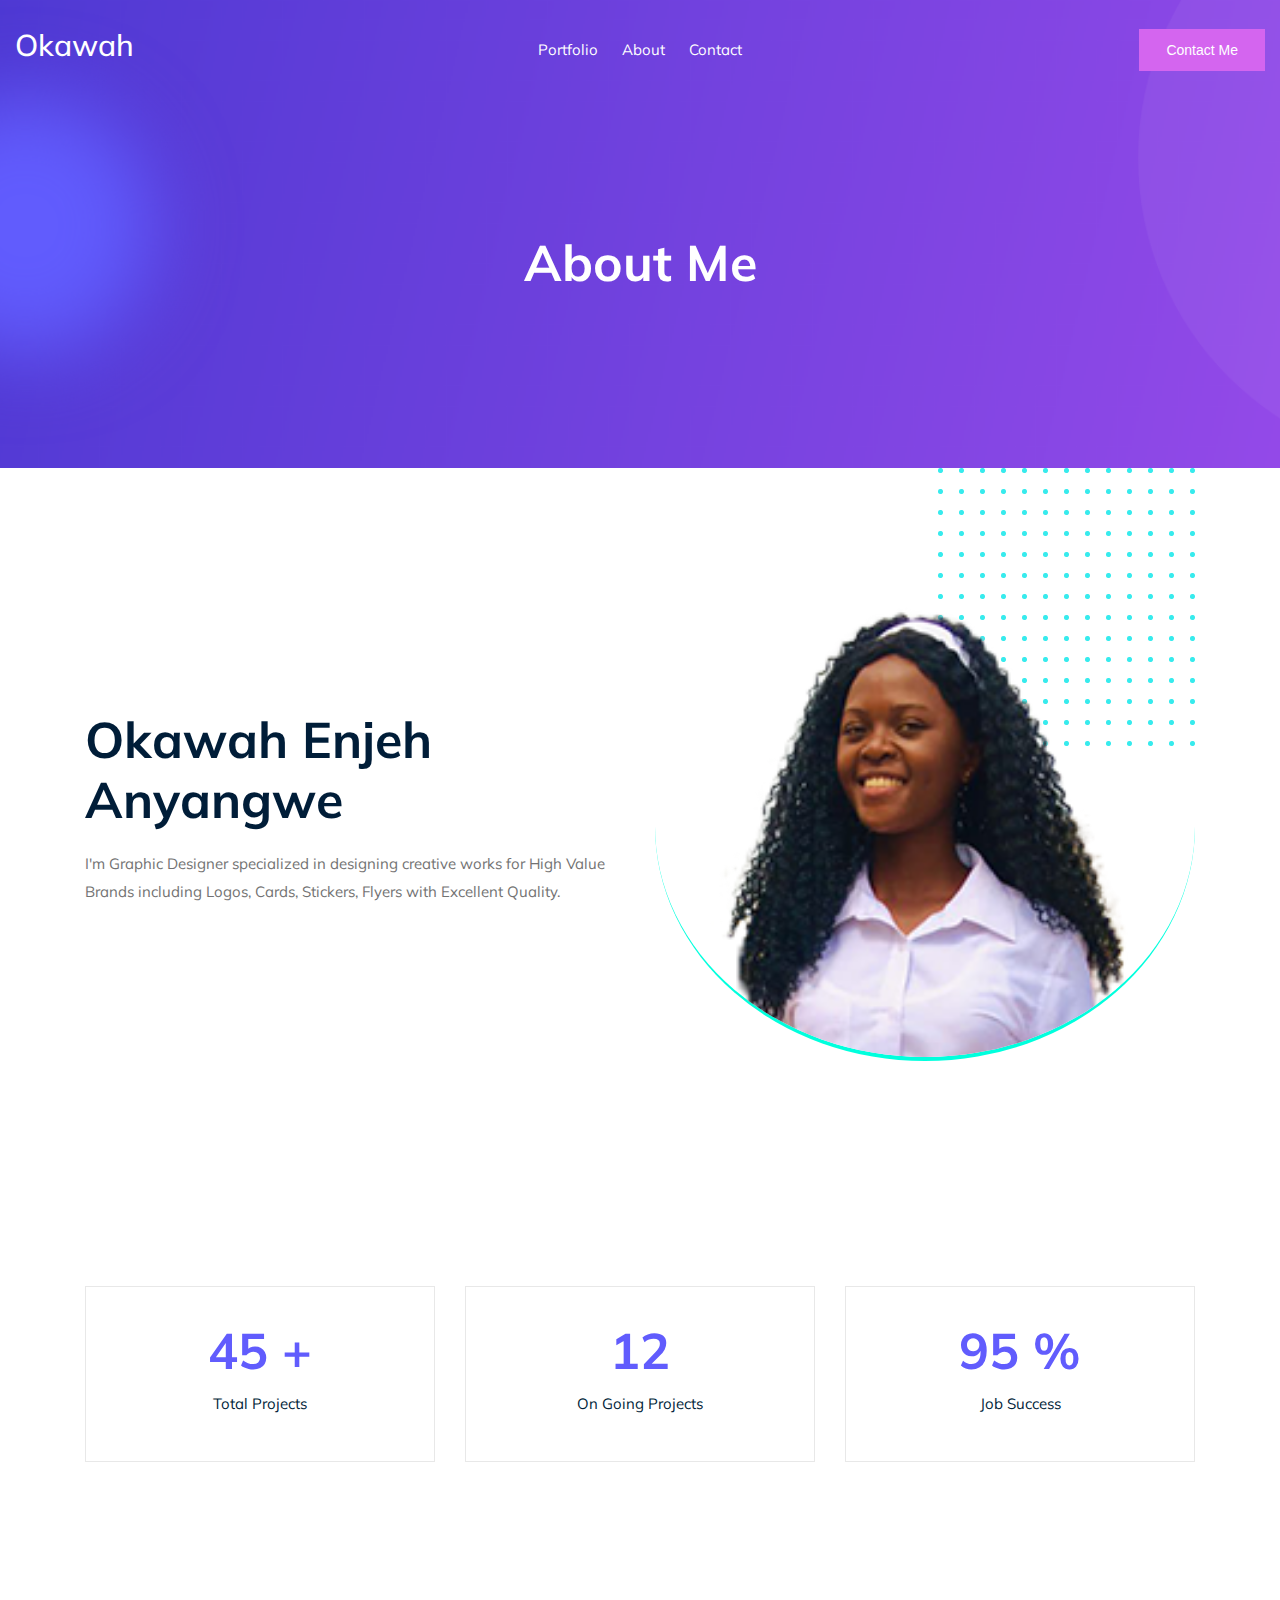
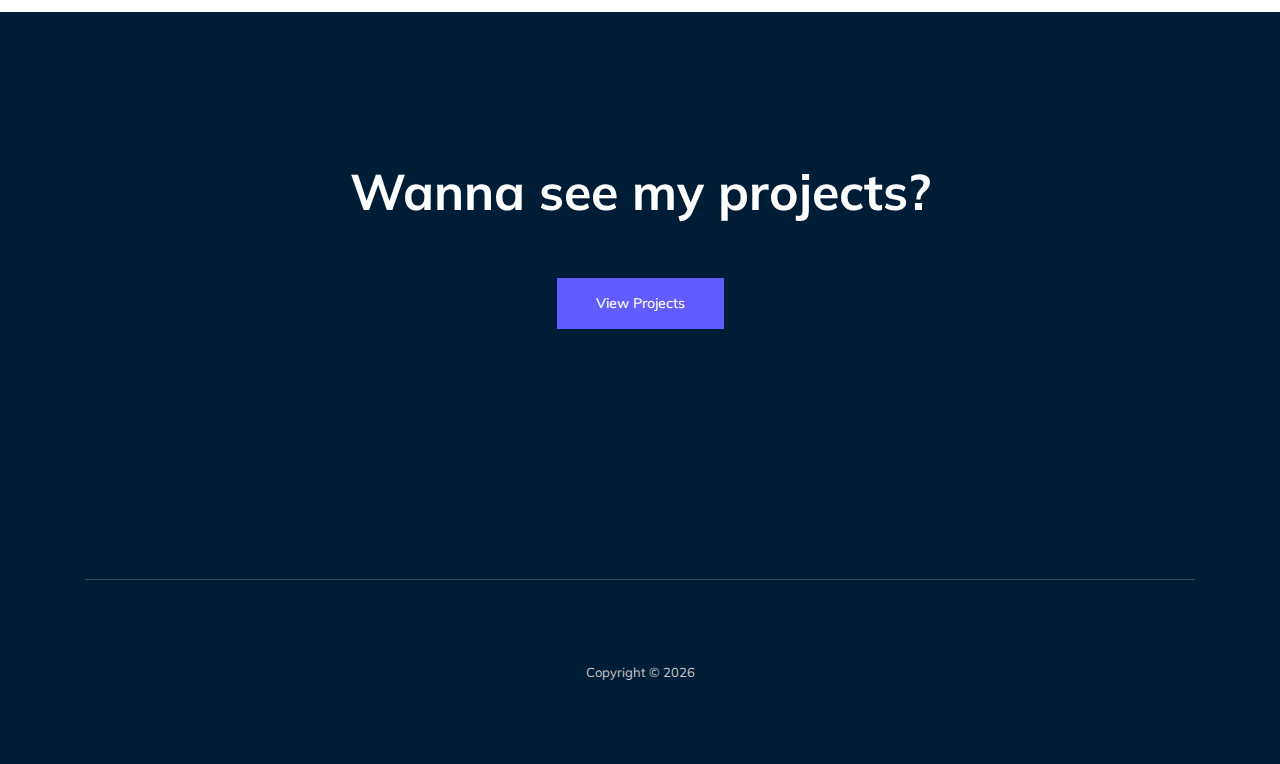
<file: about.html>
<!doctype html>
<html class="no-js" lang="zxx">

<head>
    <meta charset="utf-8">
    <meta http-equiv="x-ua-compatible" content="ie=edge">
    <title>Okawah</title>
    <meta name="description" content="">
    <meta name="viewport" content="width=device-width, initial-scale=1">

    <!-- <link rel="manifest" href="site.webmanifest"> -->
    <!-- Place favicon.ico in the root directory -->

    <!-- CSS here -->
    <link rel="stylesheet" href="css/bootstrap.min.css">
    <link rel="stylesheet" href="css/owl.carousel.min.css">
    <link rel="stylesheet" href="css/magnific-popup.css">
    <link rel="stylesheet" href="css/font-awesome.min.css">
    <link rel="stylesheet" href="css/themify-icons.css">
    <link rel="stylesheet" href="css/nice-select.css">
    <link rel="stylesheet" href="css/flaticon.css">
    <link rel="stylesheet" href="css/gijgo.css">
    <link rel="stylesheet" href="css/animate.min.css">
    <link rel="stylesheet" href="css/slick.css">
    <link rel="stylesheet" href="css/slicknav.css">
    <link rel="stylesheet" href="css/style.css">
    <!-- <link rel="stylesheet" href="css/responsive.css"> -->
</head>

<body>
    <!--[if lte IE 9]>
            <p class="browserupgrade">You are using an <strong>outdated</strong> browser. Please <a href="https://browsehappy.com/">upgrade your browser</a> to improve your experience and security.</p>
        <![endif]-->

    <!-- header-start -->
    <header>
        <div class="header-area ">
            <div id="sticky-header" class="main-header-area">
                <div class="container-fluid">
                    <div class="row align-items-center">
                        <div class="col-xl-3 col-lg-2">
                            <div class="logo">
                                <a href="index.html">
                                    <h2>Okawah</h2>
                                </a>
                            </div>
                        </div>
                        <div class="col-xl-6 col-lg-7">
                            <div class="main-menu  d-none d-lg-block">
                                <nav>
                                    <ul id="navigation">
                                        <!-- <li><a class="active" href="index.html">home</a></li> -->
                                        <li><a href="./portfolio.html">portfolio</a></li>
                                        <!-- <li><a href="./services.html">Services</a></li> -->
                                        <!-- <li><a href="#">blog <i class="ti-angle-down"></i></a>
                                                                    <ul class="submenu">
                                                                        <li><a href="blog.html">blog</a></li>
                                                                        <li><a href="single-blog.html">single-blog</a></li>
                                                                    </ul>
                                                                </li> -->
                                        <li><a href="./about.html">About</a></li>
                                        <!-- <li><a href="#">pages <i class="ti-angle-down"></i></a>
                                                                    <ul class="submenu">
                                                                         <li><a href="elements.html">elements</a></li>
                                                                    </ul>
                                                                </li> -->
                                        <li><a href="./contact.html">Contact</a></li>
                                    </ul>
                                </nav>
                            </div>
                        </div>
                        <div class="col-xl-3 col-lg-3 d-none d-lg-block">
                            <div class="Appointment">
                                <div class="book_btn d-none d-lg-block">
                                    <a href="./contact.html">Contact Me</a>
                                </div>
                            </div>
                        </div>
                        <div class="col-12">
                            <div class="mobile_menu d-block d-lg-none"></div>
                        </div>
                    </div>

                </div>
            </div>
        </div>
    </header>
    <!-- header-end -->

    <!-- bradcam_area  -->
    <div class="bradcam_area bradcam_bg_1">
        <div class="container">
            <div class="row">
                <div class="col-xl-12">
                    <div class="bradcam_text text-center">
                        <h3>About Me</h3>
                    </div>
                </div>
            </div>
        </div>
    </div>
    <!-- /bradcam_area  -->

    <!-- <div class="video_area">
        <div class="container">
            <div class="row">
                <div class="col-xl-12">
                    <div class="video_wrap">
                        <div class="thumb">
                            <img src="img/video/video_bg.png" alt="">
                            <div class="video_icon">
                                <a class="popup-video" href="https://www.youtube.com/watch?v=1Prw90PRiJE"> <i class="fa fa-play"></i> </a>
                            </div>
                        </div>
                        <div class="video_text text-center">
                            <p>Hi there, I am Milan. I am designer, artist, cat  <br>
                                lover and I would like to share with you some of <br> 
                                my ideas.</p>
                        </div>
                    </div>
                </div>
            </div>
        </div>
    </div> -->


    <!-- about_me  -->
    <div class="about_me mt-5">
        <div class="about_large_title d-none d-lg-block">
        </div>
        <div class="container">
            <div class="row align-items-center">
                <div class="col-xl-6 col-md-6">
                    <div class="about_e_details">
                        <h3>Okawah Enjeh Anyangwe</h3>
                        <p>I'm Graphic Designer specialized in designing creative works for High Value Brands including Logos, Cards, Stickers,
                        Flyers with Excellent Quality.</p>
                        <!-- <div class="download_cv">
                            <a class="boxed-btn3" href="#">Download CV</a>
                        </div> -->
                    </div>
                </div>
                <div class="col-xl-6 col-md-6">
                    <div class="about_img">
                        <div class="color_pattern d-none d-lg-block">
                            <img src="img/about/color_grid.png" alt="">
                        </div>
                        <div class="my_Pic">
                            <img src="img/portfolio/bg - Copy.png" alt="">
                        </div>
                    </div>
                </div>
            </div>
        </div>
    </div>
    <!--/ about_me  -->

    <div class="counter_area">
        <div class="container">
            <div class="row">
                <div class="col-xl-4 col-md-4">
                    <div class="single_counter text-center">
                        <h3>
                            <span class="counter">45 </span><span>+</span>
                        </h3>
                        <p>Total Projects</p>
                    </div>
                </div>
                <div class="col-xl-4 col-md-4">
                    <div class="single_counter text-center">
                        <h3>
                            <span class="counter">12 </span>
                        </h3>
                        <p>On Going Projects</p>
                    </div>
                </div>
                <div class="col-xl-4 col-md-4">
                    <div class="single_counter text-center">
                        <h3>
                            <span class="counter">95 </span> <span>%</span>
                        </h3>
                        <p>Job Success</p>
                    </div>
                </div>
            </div>
        </div>
    </div>


    <div class="discuss_projects">
        <div class="container">
            <div class="row">
                <div class="col-xl-12">
                    <div class="project_text text-center">
                        <h3>Wanna see my projects?</h3>
                        <!-- <p>Lorem ipsum dolor sit amet, consectetur adipiscing elit sed do eiusmod tempor <br> incididunt ut labore et dolore magna aliqua.</p> -->
                        <a class="boxed-btn3 mt-5" href="./portfolio.html">View projects</a>

                    </div>
                </div>
            </div>
        </div>
    </div>

    <!-- footer start -->
    <footer class="footer">
        <div class="footer_top">
            <div class="container">
                <div class="row align-items-center">
                    <!-- <div class="col-xl-6 col-md-6">
                        <div class="menu_links">
                            <ul>
                                    <li><a href="#">About</a></li>
                                    <li><a href="#">Services</a></li>
                                    <li><a href="#">Portfolio</a></li>
                                </ul>
                        </div>
                    </div> -->
                    <!-- <div class="col-xl-6 col-md-6">
                        <div class="socail_links">
                            <ul class="d-flex justify-content-center">
                                <li><a href="#"> <i class="fa fa-facebook"></i> </a></li>
                                <li><a href="#"> <i class="fa fa-twitter"></i> </a></li>
                                <li><a href="#"> <i class="fa fa-instagram"></i> </a></li>
                                <li><a href="#"> <i class="fa fa-google-plus"></i> </a></li>
                            </ul>
                        </div>
                    </div> -->
                </div>
            </div>
        </div>
        <div class="copy-right_text">
            <div class="container">
                <div class="footer_border"></div>
                <div class="row">
                    <div class="col-xl-12 my-5">
                        <p class="copy_right text-center">
                            <!-- Link back to Colorlib can't be removed. Template is licensed under CC BY 3.0. -->
                            Copyright &copy;
                            <script>document.write(new Date().getFullYear());</script>
                            <!-- Link back to Colorlib can't be removed. Template is licensed under CC BY 3.0. -->
                        </p>
                    </div>
                </div>
            </div>
        </div>
    </footer>
    <!--/ footer end  -->

    <!-- JS here -->
    <script src="js/vendor/modernizr-3.5.0.min.js"></script>
    <script src="js/vendor/jquery-1.12.4.min.js"></script>
    <script src="js/popper.min.js"></script>
    <script src="js/bootstrap.min.js"></script>
    <script src="js/owl.carousel.min.js"></script>
    <script src="js/isotope.pkgd.min.js"></script>
    <script src="js/ajax-form.js"></script>
    <script src="js/waypoints.min.js"></script>
    <script src="js/jquery.counterup.min.js"></script>
    <script src="js/imagesloaded.pkgd.min.js"></script>
    <script src="js/scrollIt.js"></script>
    <script src="js/jquery.scrollUp.min.js"></script>
    <script src="js/wow.min.js"></script>
    <script src="js/nice-select.min.js"></script>
    <script src="js/jquery.slicknav.min.js"></script>
    <script src="js/jquery.magnific-popup.min.js"></script>
    <script src="js/plugins.js"></script>
    <script src="js/gijgo.min.js"></script>

    <!--contact js-->
    <script src="js/contact.js"></script>
    <script src="js/jquery.ajaxchimp.min.js"></script>
    <script src="js/jquery.form.js"></script>
    <script src="js/jquery.validate.min.js"></script>
    <script src="js/mail-script.js"></script>

    <script src="js/main.js"></script>
</body>

</html>
</file>
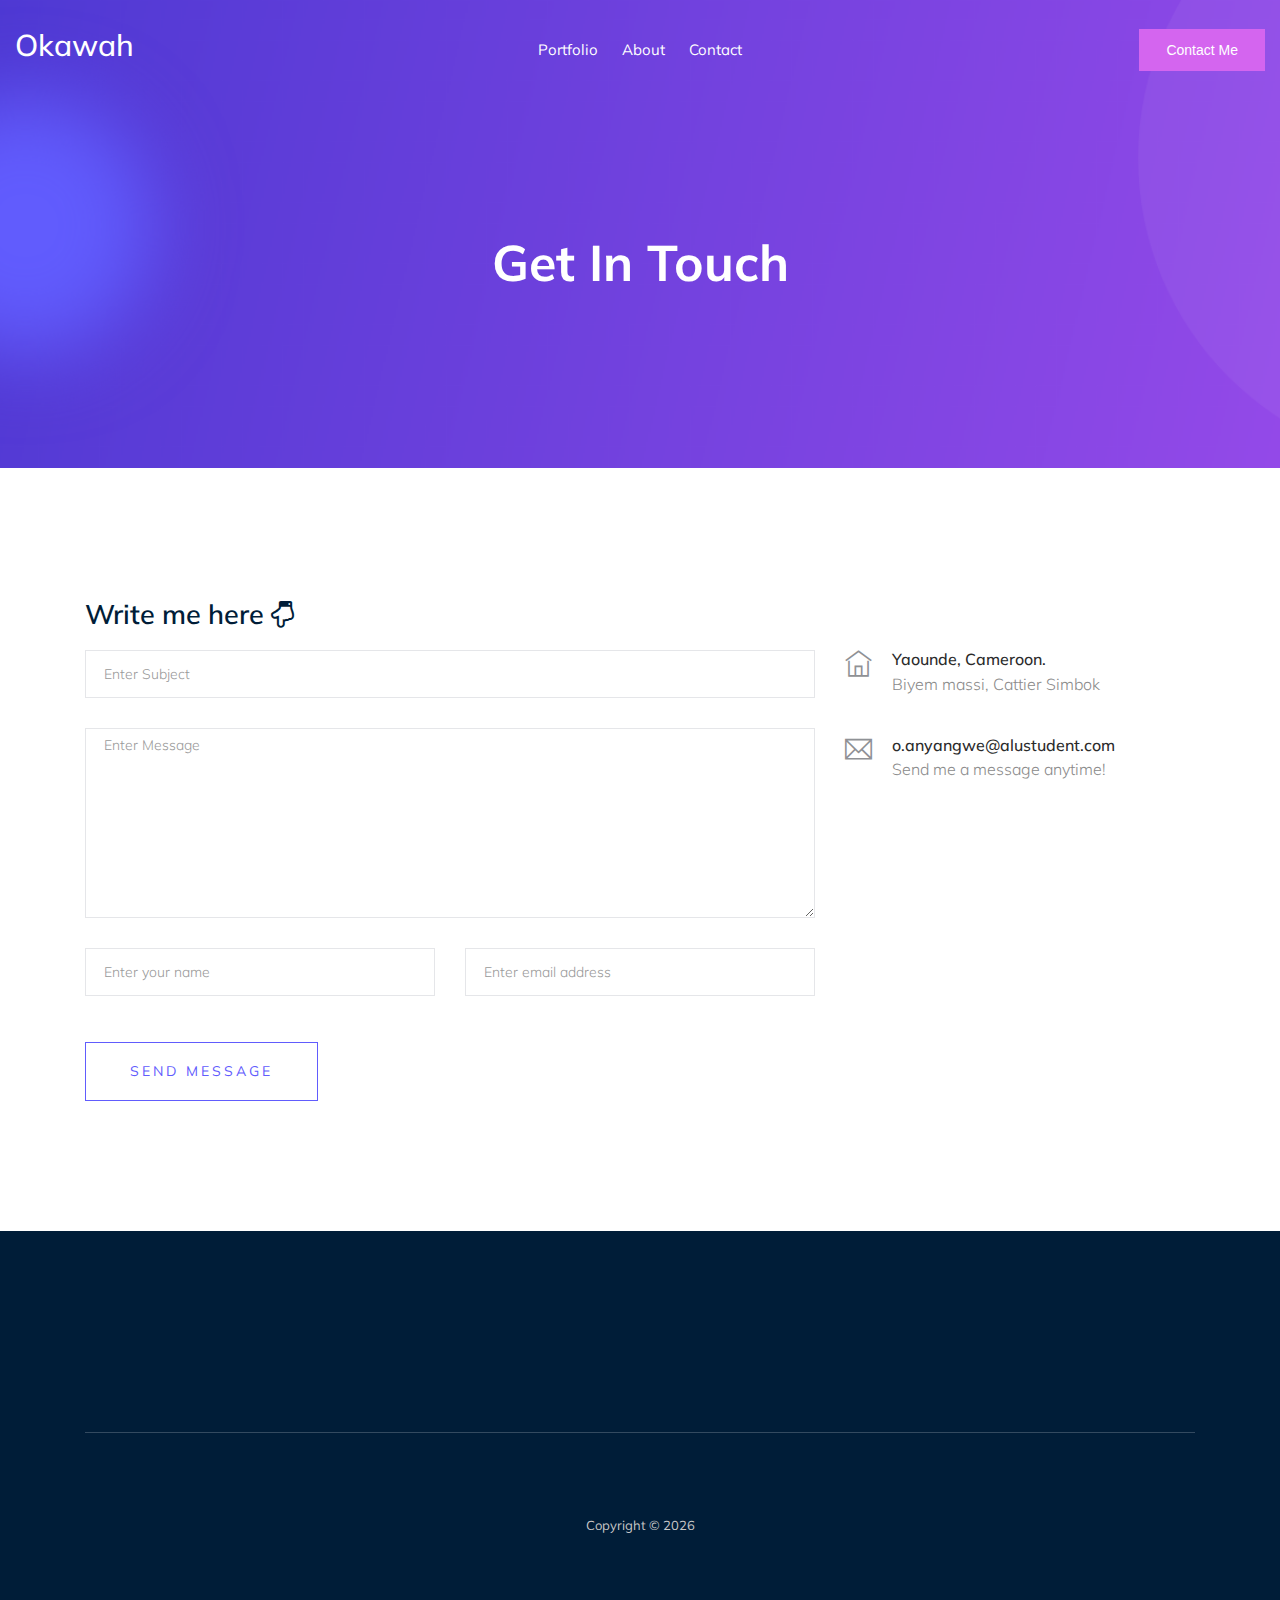
<file: contact.html>
<!doctype html>
<html class="no-js" lang="zxx">

<head>
  <meta charset="utf-8">
  <meta http-equiv="x-ua-compatible" content="ie=edge">
  <title>Okawah</title>
  <meta name="description" content="">
  <meta name="viewport" content="width=device-width, initial-scale=1">

  <!-- <link rel="manifest" href="site.webmanifest"> -->
  <!-- Place favicon.ico in the root directory -->

  <!-- CSS here -->
  <link rel="stylesheet" href="css/bootstrap.min.css">
  <link rel="stylesheet" href="css/owl.carousel.min.css">
  <link rel="stylesheet" href="css/magnific-popup.css">
  <link rel="stylesheet" href="css/font-awesome.min.css">
  <link rel="stylesheet" href="css/themify-icons.css">
  <link rel="stylesheet" href="css/nice-select.css">
  <link rel="stylesheet" href="css/flaticon.css">
  <link rel="stylesheet" href="css/gijgo.css">
  <link rel="stylesheet" href="css/animate.min.css">
  <link rel="stylesheet" href="css/slick.css">
  <link rel="stylesheet" href="css/slicknav.css">
  <link rel="stylesheet" href="css/style.css">
  <!-- <link rel="stylesheet" href="css/responsive.css"> -->
</head>

<body>
  <!--[if lte IE 9]>
            <p class="browserupgrade">You are using an <strong>outdated</strong> browser. Please <a href="https://browsehappy.com/">upgrade your browser</a> to improve your experience and security.</p>
        <![endif]-->

  <!-- header-start -->
  <header>
    <div class="header-area ">
      <div id="sticky-header" class="main-header-area">
        <div class="container-fluid">
          <div class="row align-items-center">
            <div class="col-xl-3 col-lg-2">
              <div class="logo">
                <a href="index.html">
                  <h2>Okawah</h2>
                </a>
              </div>
            </div>
            <div class="col-xl-6 col-lg-7">
              <div class="main-menu  d-none d-lg-block">
                <nav>
                  <ul id="navigation">
                    <!-- <li><a class="active" href="index.html">home</a></li> -->
                    <li><a href="./portfolio.html">Portfolio</a></li>
                    <!-- <li><a href="./services.html">Services</a></li> -->
                    <!-- <li><a href="#">blog <i class="ti-angle-down"></i></a>
                                                                    <ul class="submenu">
                                                                        <li><a href="blog.html">blog</a></li>
                                                                        <li><a href="single-blog.html">single-blog</a></li>
                                                                    </ul>
                                                                </li> -->
                    <li><a href="./about.html">About</a></li>
                    <!-- <li><a href="#">pages <i class="ti-angle-down"></i></a>
                                                                    <ul class="submenu">
                                                                         <li><a href="elements.html">elements</a></li>
                                                                    </ul>
                                                                </li> -->
                    <li><a href="./contact.html">Contact</a></li>
                  </ul>
                </nav>
              </div>
            </div>
            <div class="col-xl-3 col-lg-3 d-none d-lg-block">
              <div class="Appointment">
                <div class="book_btn d-none d-lg-block">
                  <a href="#">Contact Me</a>
                </div>
              </div>
            </div>
            <div class="col-12">
              <div class="mobile_menu d-block d-lg-none"></div>
            </div>
          </div>

        </div>
      </div>
    </div>
  </header>
  <!-- header-end -->

  <!-- bradcam_area  -->
  <div class="bradcam_area bradcam_bg_1">
    <div class="container">
      <div class="row">
        <div class="col-xl-12">
          <div class="bradcam_text text-center">
            <h3>Get in Touch</h3>
          </div>
        </div>
      </div>
    </div>
  </div>
  <!-- /bradcam_area  -->

  <!-- ================ contact section start ================= -->
  <section class="contact-section section_padding">
    <div class="container">



      <div class="row">
        <div class="col-12">
          <h2 class="contact-title">Write me here <i class="fa fa-hand-o-down" aria-hidden="true"></i> </h2>
        </div>
        <div class="col-lg-8">
          <form class="form-contact contact_form" netlify  method="post" id="contactForm"
            novalidate="novalidate">
            <div class="row">
              <div class="col-12">
                <div class="form-group">
                  <input class="form-control" name="subject" id="subject" type="text" onfocus="this.placeholder = ''"
                    onblur="this.placeholder = 'Enter Subject'" placeholder='Enter Subject'>
                </div>
              </div>
              <div class="col-12">
                <div class="form-group">
                  <textarea class="form-control w-100" name="message" id="message" cols="30" rows="9"
                    onfocus="this.placeholder = ''" onblur="this.placeholder = 'Enter Message'"
                    placeholder='Enter Message'></textarea>
                </div>
              </div>
              <div class="col-sm-6">
                <div class="form-group">
                  <input class="form-control" name="name" id="name" type="text" onfocus="this.placeholder = ''"
                    onblur="this.placeholder = 'Enter your name'" placeholder='Enter your name'>
                </div>
              </div>
              <div class="col-sm-6">
                <div class="form-group">
                  <input class="form-control" name="email" id="email" type="email" onfocus="this.placeholder = ''"
                    onblur="this.placeholder = 'Enter email address'" placeholder='Enter email address'>
                </div>
              </div>
              
            </div>
            <div class="form-group mt-3">
              <button type="submit" class="button button-contactForm btn_4 boxed-btn">Send Message</button>
            </div>
          </form>
        </div>
        <div class="col-lg-4">
          <div class="media contact-info">
            <span class="contact-info__icon"><i class="ti-home"></i></span>
            <div class="media-body">
              <h3>Yaounde, Cameroon.</h3>
              <p>Biyem massi, Cattier Simbok</p>
            </div>
          </div>
        
          <div class="media contact-info">
            <span class="contact-info__icon"><i class="ti-email"></i></span>
            <div class="media-body">
              <h3>o.anyangwe@alustudent.com</h3>
              <p>Send me a message anytime!</p>
            </div>
          </div>
        </div>
      </div>
    </div>
  </section>
  <!-- ================ contact section end ================= -->

  <!-- footer start -->
  <footer class="footer">
    <div class="footer_top">
      <div class="container">
        <div class="row align-items-center">
          <div class="col-xl-6 col-md-6">
            <div class="menu_links">
              <!-- <ul>
                                  <li><a href="#">About</a></li>
                                  <li><a href="#">Services</a></li>
                                  <li><a href="#">Portfolio</a></li>
                              </ul> -->
            </div>
          </div>
          <!-- <div class="col-xl-6 col-md-6">
            <div class="socail_links">
              <ul class="d-flex justify-content-center">
                <li><a href="#"> <i class="fa fa-facebook"></i> </a></li>
                <li><a href="#"> <i class="fa fa-twitter"></i> </a></li>
                <li><a href="#"> <i class="fa fa-instagram"></i> </a></li>
                <li><a href="#"> <i class="fa fa-google-plus"></i> </a></li>
              </ul>
            </div>
          </div> -->
        </div>
      </div>
    </div>
    <div class="copy-right_text">
      <div class="container">
        <div class="footer_border"></div>
        <div class="row">
          <div class="col-xl-12 my-5">
            <p class="copy_right text-center">
              <!-- Link back to Colorlib can't be removed. Template is licensed under CC BY 3.0. -->
              Copyright &copy;
              <script>document.write(new Date().getFullYear());</script>
              <!-- Link back to Colorlib can't be removed. Template is licensed under CC BY 3.0. -->
            </p>
          </div>
        </div>
      </div>
    </div>
  </footer>
  <!--/ footer end  -->

  <!-- JS here -->
  <script src="js/vendor/modernizr-3.5.0.min.js"></script>
  <script src="js/vendor/jquery-1.12.4.min.js"></script>
  <script src="js/popper.min.js"></script>
  <script src="js/bootstrap.min.js"></script>
  <script src="js/owl.carousel.min.js"></script>
  <script src="js/isotope.pkgd.min.js"></script>
  <script src="js/ajax-form.js"></script>
  <script src="js/waypoints.min.js"></script>
  <script src="js/jquery.counterup.min.js"></script>
  <script src="js/imagesloaded.pkgd.min.js"></script>
  <script src="js/scrollIt.js"></script>
  <script src="js/jquery.scrollUp.min.js"></script>
  <script src="js/wow.min.js"></script>
  <script src="js/nice-select.min.js"></script>
  <script src="js/jquery.slicknav.min.js"></script>
  <script src="js/jquery.magnific-popup.min.js"></script>
  <script src="js/plugins.js"></script>
  <script src="js/gijgo.min.js"></script>

  <!--contact js-->
  <script src="js/contact.js"></script>
  <script src="js/jquery.ajaxchimp.min.js"></script>
  <script src="js/jquery.form.js"></script>
  <script src="js/jquery.validate.min.js"></script>
  <script src="js/mail-script.js"></script>

  <script src="js/main.js"></script>
</body>

</html>
</file>
<file: css/themify-icons.css>
@font-face {
	font-family: 'themify';
	src:url('../fonts/themify.eot?-fvbane');
	src:url('../fonts/themify.eot?#iefix-fvbane') format('embedded-opentype'),
		url('../fonts/themify.woff?-fvbane') format('woff'),
		url('../fonts/themify.ttf?-fvbane') format('truetype'),
		url('../fonts/themify.svg?-fvbane#themify') format('svg');
	font-weight: normal;
	font-style: normal;
}

[class^="ti-"], [class*=" ti-"] {
	font-family: 'themify';
	/* speak: none; */
	font-style: normal;
	font-weight: normal;
	font-variant: normal;
	text-transform: none;
	line-height: 1;

	/* Better Font Rendering =========== */
	-webkit-font-smoothing: antialiased;
	-moz-osx-font-smoothing: grayscale;
}

.ti-wand:before {
	content: "\e600";
}
.ti-volume:before {
	content: "\e601";
}
.ti-user:before {
	content: "\e602";
}
.ti-unlock:before {
	content: "\e603";
}
.ti-unlink:before {
	content: "\e604";
}
.ti-trash:before {
	content: "\e605";
}
.ti-thought:before {
	content: "\e606";
}
.ti-target:before {
	content: "\e607";
}
.ti-tag:before {
	content: "\e608";
}
.ti-tablet:before {
	content: "\e609";
}
.ti-star:before {
	content: "\e60a";
}
.ti-spray:before {
	content: "\e60b";
}
.ti-signal:before {
	content: "\e60c";
}
.ti-shopping-cart:before {
	content: "\e60d";
}
.ti-shopping-cart-full:before {
	content: "\e60e";
}
.ti-settings:before {
	content: "\e60f";
}
.ti-search:before {
	content: "\e610";
}
.ti-zoom-in:before {
	content: "\e611";
}
.ti-zoom-out:before {
	content: "\e612";
}
.ti-cut:before {
	content: "\e613";
}
.ti-ruler:before {
	content: "\e614";
}
.ti-ruler-pencil:before {
	content: "\e615";
}
.ti-ruler-alt:before {
	content: "\e616";
}
.ti-bookmark:before {
	content: "\e617";
}
.ti-bookmark-alt:before {
	content: "\e618";
}
.ti-reload:before {
	content: "\e619";
}
.ti-plus:before {
	content: "\e61a";
}
.ti-pin:before {
	content: "\e61b";
}
.ti-pencil:before {
	content: "\e61c";
}
.ti-pencil-alt:before {
	content: "\e61d";
}
.ti-paint-roller:before {
	content: "\e61e";
}
.ti-paint-bucket:before {
	content: "\e61f";
}
.ti-na:before {
	content: "\e620";
}
.ti-mobile:before {
	content: "\e621";
}
.ti-minus:before {
	content: "\e622";
}
.ti-medall:before {
	content: "\e623";
}
.ti-medall-alt:before {
	content: "\e624";
}
.ti-marker:before {
	content: "\e625";
}
.ti-marker-alt:before {
	content: "\e626";
}
.ti-arrow-up:before {
	content: "\e627";
}
.ti-arrow-right:before {
	content: "\e628";
}
.ti-arrow-left:before {
	content: "\e629";
}
.ti-arrow-down:before {
	content: "\e62a";
}
.ti-lock:before {
	content: "\e62b";
}
.ti-location-arrow:before {
	content: "\e62c";
}
.ti-link:before {
	content: "\e62d";
}
.ti-layout:before {
	content: "\e62e";
}
.ti-layers:before {
	content: "\e62f";
}
.ti-layers-alt:before {
	content: "\e630";
}
.ti-key:before {
	content: "\e631";
}
.ti-import:before {
	content: "\e632";
}
.ti-image:before {
	content: "\e633";
}
.ti-heart:before {
	content: "\e634";
}
.ti-heart-broken:before {
	content: "\e635";
}
.ti-hand-stop:before {
	content: "\e636";
}
.ti-hand-open:before {
	content: "\e637";
}
.ti-hand-drag:before {
	content: "\e638";
}
.ti-folder:before {
	content: "\e639";
}
.ti-flag:before {
	content: "\e63a";
}
.ti-flag-alt:before {
	content: "\e63b";
}
.ti-flag-alt-2:before {
	content: "\e63c";
}
.ti-eye:before {
	content: "\e63d";
}
.ti-export:before {
	content: "\e63e";
}
.ti-exchange-vertical:before {
	content: "\e63f";
}
.ti-desktop:before {
	content: "\e640";
}
.ti-cup:before {
	content: "\e641";
}
.ti-crown:before {
	content: "\e642";
}
.ti-comments:before {
	content: "\e643";
}
.ti-comment:before {
	content: "\e644";
}
.ti-comment-alt:before {
	content: "\e645";
}
.ti-close:before {
	content: "\e646";
}
.ti-clip:before {
	content: "\e647";
}
.ti-angle-up:before {
	content: "\e648";
}
.ti-angle-right:before {
	content: "\e649";
}
.ti-angle-left:before {
	content: "\e64a";
}
.ti-angle-down:before {
	content: "\e64b";
}
.ti-check:before {
	content: "\e64c";
}
.ti-check-box:before {
	content: "\e64d";
}
.ti-camera:before {
	content: "\e64e";
}
.ti-announcement:before {
	content: "\e64f";
}
.ti-brush:before {
	content: "\e650";
}
.ti-briefcase:before {
	content: "\e651";
}
.ti-bolt:before {
	content: "\e652";
}
.ti-bolt-alt:before {
	content: "\e653";
}
.ti-blackboard:before {
	content: "\e654";
}
.ti-bag:before {
	content: "\e655";
}
.ti-move:before {
	content: "\e656";
}
.ti-arrows-vertical:before {
	content: "\e657";
}
.ti-arrows-horizontal:before {
	content: "\e658";
}
.ti-fullscreen:before {
	content: "\e659";
}
.ti-arrow-top-right:before {
	content: "\e65a";
}
.ti-arrow-top-left:before {
	content: "\e65b";
}
.ti-arrow-circle-up:before {
	content: "\e65c";
}
.ti-arrow-circle-right:before {
	content: "\e65d";
}
.ti-arrow-circle-left:before {
	content: "\e65e";
}
.ti-arrow-circle-down:before {
	content: "\e65f";
}
.ti-angle-double-up:before {
	content: "\e660";
}
.ti-angle-double-right:before {
	content: "\e661";
}
.ti-angle-double-left:before {
	content: "\e662";
}
.ti-angle-double-down:before {
	content: "\e663";
}
.ti-zip:before {
	content: "\e664";
}
.ti-world:before {
	content: "\e665";
}
.ti-wheelchair:before {
	content: "\e666";
}
.ti-view-list:before {
	content: "\e667";
}
.ti-view-list-alt:before {
	content: "\e668";
}
.ti-view-grid:before {
	content: "\e669";
}
.ti-uppercase:before {
	content: "\e66a";
}
.ti-upload:before {
	content: "\e66b";
}
.ti-underline:before {
	content: "\e66c";
}
.ti-truck:before {
	content: "\e66d";
}
.ti-timer:before {
	content: "\e66e";
}
.ti-ticket:before {
	content: "\e66f";
}
.ti-thumb-up:before {
	content: "\e670";
}
.ti-thumb-down:before {
	content: "\e671";
}
.ti-text:before {
	content: "\e672";
}
.ti-stats-up:before {
	content: "\e673";
}
.ti-stats-down:before {
	content: "\e674";
}
.ti-split-v:before {
	content: "\e675";
}
.ti-split-h:before {
	content: "\e676";
}
.ti-smallcap:before {
	content: "\e677";
}
.ti-shine:before {
	content: "\e678";
}
.ti-shift-right:before {
	content: "\e679";
}
.ti-shift-left:before {
	content: "\e67a";
}
.ti-shield:before {
	content: "\e67b";
}
.ti-notepad:before {
	content: "\e67c";
}
.ti-server:before {
	content: "\e67d";
}
.ti-quote-right:before {
	content: "\e67e";
}
.ti-quote-left:before {
	content: "\e67f";
}
.ti-pulse:before {
	content: "\e680";
}
.ti-printer:before {
	content: "\e681";
}
.ti-power-off:before {
	content: "\e682";
}
.ti-plug:before {
	content: "\e683";
}
.ti-pie-chart:before {
	content: "\e684";
}
.ti-paragraph:before {
	content: "\e685";
}
.ti-panel:before {
	content: "\e686";
}
.ti-package:before {
	content: "\e687";
}
.ti-music:before {
	content: "\e688";
}
.ti-music-alt:before {
	content: "\e689";
}
.ti-mouse:before {
	content: "\e68a";
}
.ti-mouse-alt:before {
	content: "\e68b";
}
.ti-money:before {
	content: "\e68c";
}
.ti-microphone:before {
	content: "\e68d";
}
.ti-menu:before {
	content: "\e68e";
}
.ti-menu-alt:before {
	content: "\e68f";
}
.ti-map:before {
	content: "\e690";
}
.ti-map-alt:before {
	content: "\e691";
}
.ti-loop:before {
	content: "\e692";
}
.ti-location-pin:before {
	content: "\e693";
}
.ti-list:before {
	content: "\e694";
}
.ti-light-bulb:before {
	content: "\e695";
}
.ti-Italic:before {
	content: "\e696";
}
.ti-info:before {
	content: "\e697";
}
.ti-infinite:before {
	content: "\e698";
}
.ti-id-badge:before {
	content: "\e699";
}
.ti-hummer:before {
	content: "\e69a";
}
.ti-home:before {
	content: "\e69b";
}
.ti-help:before {
	content: "\e69c";
}
.ti-headphone:before {
	content: "\e69d";
}
.ti-harddrives:before {
	content: "\e69e";
}
.ti-harddrive:before {
	content: "\e69f";
}
.ti-gift:before {
	content: "\e6a0";
}
.ti-game:before {
	content: "\e6a1";
}
.ti-filter:before {
	content: "\e6a2";
}
.ti-files:before {
	content: "\e6a3";
}
.ti-file:before {
	content: "\e6a4";
}
.ti-eraser:before {
	content: "\e6a5";
}
.ti-envelope:before {
	content: "\e6a6";
}
.ti-download:before {
	content: "\e6a7";
}
.ti-direction:before {
	content: "\e6a8";
}
.ti-direction-alt:before {
	content: "\e6a9";
}
.ti-dashboard:before {
	content: "\e6aa";
}
.ti-control-stop:before {
	content: "\e6ab";
}
.ti-control-shuffle:before {
	content: "\e6ac";
}
.ti-control-play:before {
	content: "\e6ad";
}
.ti-control-pause:before {
	content: "\e6ae";
}
.ti-control-forward:before {
	content: "\e6af";
}
.ti-control-backward:before {
	content: "\e6b0";
}
.ti-cloud:before {
	content: "\e6b1";
}
.ti-cloud-up:before {
	content: "\e6b2";
}
.ti-cloud-down:before {
	content: "\e6b3";
}
.ti-clipboard:before {
	content: "\e6b4";
}
.ti-car:before {
	content: "\e6b5";
}
.ti-calendar:before {
	content: "\e6b6";
}
.ti-book:before {
	content: "\e6b7";
}
.ti-bell:before {
	content: "\e6b8";
}
.ti-basketball:before {
	content: "\e6b9";
}
.ti-bar-chart:before {
	content: "\e6ba";
}
.ti-bar-chart-alt:before {
	content: "\e6bb";
}
.ti-back-right:before {
	content: "\e6bc";
}
.ti-back-left:before {
	content: "\e6bd";
}
.ti-arrows-corner:before {
	content: "\e6be";
}
.ti-archive:before {
	content: "\e6bf";
}
.ti-anchor:before {
	content: "\e6c0";
}
.ti-align-right:before {
	content: "\e6c1";
}
.ti-align-left:before {
	content: "\e6c2";
}
.ti-align-justify:before {
	content: "\e6c3";
}
.ti-align-center:before {
	content: "\e6c4";
}
.ti-alert:before {
	content: "\e6c5";
}
.ti-alarm-clock:before {
	content: "\e6c6";
}
.ti-agenda:before {
	content: "\e6c7";
}
.ti-write:before {
	content: "\e6c8";
}
.ti-window:before {
	content: "\e6c9";
}
.ti-widgetized:before {
	content: "\e6ca";
}
.ti-widget:before {
	content: "\e6cb";
}
.ti-widget-alt:before {
	content: "\e6cc";
}
.ti-wallet:before {
	content: "\e6cd";
}
.ti-video-clapper:before {
	content: "\e6ce";
}
.ti-video-camera:before {
	content: "\e6cf";
}
.ti-vector:before {
	content: "\e6d0";
}
.ti-themify-logo:before {
	content: "\e6d1";
}
.ti-themify-favicon:before {
	content: "\e6d2";
}
.ti-themify-favicon-alt:before {
	content: "\e6d3";
}
.ti-support:before {
	content: "\e6d4";
}
.ti-stamp:before {
	content: "\e6d5";
}
.ti-split-v-alt:before {
	content: "\e6d6";
}
.ti-slice:before {
	content: "\e6d7";
}
.ti-shortcode:before {
	content: "\e6d8";
}
.ti-shift-right-alt:before {
	content: "\e6d9";
}
.ti-shift-left-alt:before {
	content: "\e6da";
}
.ti-ruler-alt-2:before {
	content: "\e6db";
}
.ti-receipt:before {
	content: "\e6dc";
}
.ti-pin2:before {
	content: "\e6dd";
}
.ti-pin-alt:before {
	content: "\e6de";
}
.ti-pencil-alt2:before {
	content: "\e6df";
}
.ti-palette:before {
	content: "\e6e0";
}
.ti-more:before {
	content: "\e6e1";
}
.ti-more-alt:before {
	content: "\e6e2";
}
.ti-microphone-alt:before {
	content: "\e6e3";
}
.ti-magnet:before {
	content: "\e6e4";
}
.ti-line-double:before {
	content: "\e6e5";
}
.ti-line-dotted:before {
	content: "\e6e6";
}
.ti-line-dashed:before {
	content: "\e6e7";
}
.ti-layout-width-full:before {
	content: "\e6e8";
}
.ti-layout-width-default:before {
	content: "\e6e9";
}
.ti-layout-width-default-alt:before {
	content: "\e6ea";
}
.ti-layout-tab:before {
	content: "\e6eb";
}
.ti-layout-tab-window:before {
	content: "\e6ec";
}
.ti-layout-tab-v:before {
	content: "\e6ed";
}
.ti-layout-tab-min:before {
	content: "\e6ee";
}
.ti-layout-slider:before {
	content: "\e6ef";
}
.ti-layout-slider-alt:before {
	content: "\e6f0";
}
.ti-layout-sidebar-right:before {
	content: "\e6f1";
}
.ti-layout-sidebar-none:before {
	content: "\e6f2";
}
.ti-layout-sidebar-left:before {
	content: "\e6f3";
}
.ti-layout-placeholder:before {
	content: "\e6f4";
}
.ti-layout-menu:before {
	content: "\e6f5";
}
.ti-layout-menu-v:before {
	content: "\e6f6";
}
.ti-layout-menu-separated:before {
	content: "\e6f7";
}
.ti-layout-menu-full:before {
	content: "\e6f8";
}
.ti-layout-media-right-alt:before {
	content: "\e6f9";
}
.ti-layout-media-right:before {
	content: "\e6fa";
}
.ti-layout-media-overlay:before {
	content: "\e6fb";
}
.ti-layout-media-overlay-alt:before {
	content: "\e6fc";
}
.ti-layout-media-overlay-alt-2:before {
	content: "\e6fd";
}
.ti-layout-media-left-alt:before {
	content: "\e6fe";
}
.ti-layout-media-left:before {
	content: "\e6ff";
}
.ti-layout-media-center-alt:before {
	content: "\e700";
}
.ti-layout-media-center:before {
	content: "\e701";
}
.ti-layout-list-thumb:before {
	content: "\e702";
}
.ti-layout-list-thumb-alt:before {
	content: "\e703";
}
.ti-layout-list-post:before {
	content: "\e704";
}
.ti-layout-list-large-image:before {
	content: "\e705";
}
.ti-layout-line-solid:before {
	content: "\e706";
}
.ti-layout-grid4:before {
	content: "\e707";
}
.ti-layout-grid3:before {
	content: "\e708";
}
.ti-layout-grid2:before {
	content: "\e709";
}
.ti-layout-grid2-thumb:before {
	content: "\e70a";
}
.ti-layout-cta-right:before {
	content: "\e70b";
}
.ti-layout-cta-left:before {
	content: "\e70c";
}
.ti-layout-cta-center:before {
	content: "\e70d";
}
.ti-layout-cta-btn-right:before {
	content: "\e70e";
}
.ti-layout-cta-btn-left:before {
	content: "\e70f";
}
.ti-layout-column4:before {
	content: "\e710";
}
.ti-layout-column3:before {
	content: "\e711";
}
.ti-layout-column2:before {
	content: "\e712";
}
.ti-layout-accordion-separated:before {
	content: "\e713";
}
.ti-layout-accordion-merged:before {
	content: "\e714";
}
.ti-layout-accordion-list:before {
	content: "\e715";
}
.ti-ink-pen:before {
	content: "\e716";
}
.ti-info-alt:before {
	content: "\e717";
}
.ti-help-alt:before {
	content: "\e718";
}
.ti-headphone-alt:before {
	content: "\e719";
}
.ti-hand-point-up:before {
	content: "\e71a";
}
.ti-hand-point-right:before {
	content: "\e71b";
}
.ti-hand-point-left:before {
	content: "\e71c";
}
.ti-hand-point-down:before {
	content: "\e71d";
}
.ti-gallery:before {
	content: "\e71e";
}
.ti-face-smile:before {
	content: "\e71f";
}
.ti-face-sad:before {
	content: "\e720";
}
.ti-credit-card:before {
	content: "\e721";
}
.ti-control-skip-forward:before {
	content: "\e722";
}
.ti-control-skip-backward:before {
	content: "\e723";
}
.ti-control-record:before {
	content: "\e724";
}
.ti-control-eject:before {
	content: "\e725";
}
.ti-comments-smiley:before {
	content: "\e726";
}
.ti-brush-alt:before {
	content: "\e727";
}
.ti-youtube:before {
	content: "\e728";
}
.ti-vimeo:before {
	content: "\e729";
}
.ti-twitter:before {
	content: "\e72a";
}
.ti-time:before {
	content: "\e72b";
}
.ti-tumblr:before {
	content: "\e72c";
}
.ti-skype:before {
	content: "\e72d";
}
.ti-share:before {
	content: "\e72e";
}
.ti-share-alt:before {
	content: "\e72f";
}
.ti-rocket:before {
	content: "\e730";
}
.ti-pinterest:before {
	content: "\e731";
}
.ti-new-window:before {
	content: "\e732";
}
.ti-microsoft:before {
	content: "\e733";
}
.ti-list-ol:before {
	content: "\e734";
}
.ti-linkedin:before {
	content: "\e735";
}
.ti-layout-sidebar-2:before {
	content: "\e736";
}
.ti-layout-grid4-alt:before {
	content: "\e737";
}
.ti-layout-grid3-alt:before {
	content: "\e738";
}
.ti-layout-grid2-alt:before {
	content: "\e739";
}
.ti-layout-column4-alt:before {
	content: "\e73a";
}
.ti-layout-column3-alt:before {
	content: "\e73b";
}
.ti-layout-column2-alt:before {
	content: "\e73c";
}
.ti-instagram:before {
	content: "\e73d";
}
.ti-google:before {
	content: "\e73e";
}
.ti-github:before {
	content: "\e73f";
}
.ti-flickr:before {
	content: "\e740";
}
.ti-facebook:before {
	content: "\e741";
}
.ti-dropbox:before {
	content: "\e742";
}
.ti-dribbble:before {
	content: "\e743";
}
.ti-apple:before {
	content: "\e744";
}
.ti-android:before {
	content: "\e745";
}
.ti-save:before {
	content: "\e746";
}
.ti-save-alt:before {
	content: "\e747";
}
.ti-yahoo:before {
	content: "\e748";
}
.ti-wordpress:before {
	content: "\e749";
}
.ti-vimeo-alt:before {
	content: "\e74a";
}
.ti-twitter-alt:before {
	content: "\e74b";
}
.ti-tumblr-alt:before {
	content: "\e74c";
}
.ti-trello:before {
	content: "\e74d";
}
.ti-stack-overflow:before {
	content: "\e74e";
}
.ti-soundcloud:before {
	content: "\e74f";
}
.ti-sharethis:before {
	content: "\e750";
}
.ti-sharethis-alt:before {
	content: "\e751";
}
.ti-reddit:before {
	content: "\e752";
}
.ti-pinterest-alt:before {
	content: "\e753";
}
.ti-microsoft-alt:before {
	content: "\e754";
}
.ti-linux:before {
	content: "\e755";
}
.ti-jsfiddle:before {
	content: "\e756";
}
.ti-joomla:before {
	content: "\e757";
}
.ti-html5:before {
	content: "\e758";
}
.ti-flickr-alt:before {
	content: "\e759";
}
.ti-email:before {
	content: "\e75a";
}
.ti-drupal:before {
	content: "\e75b";
}
.ti-dropbox-alt:before {
	content: "\e75c";
}
.ti-css3:before {
	content: "\e75d";
}
.ti-rss:before {
	content: "\e75e";
}
.ti-rss-alt:before {
	content: "\e75f";
}
</file>
<file: css/nice-select.css>
.nice-select {
  -webkit-tap-highlight-color: transparent;
  background-color: #fff;
  border-radius: 5px;
  border: solid 1px #e8e8e8;
  box-sizing: border-box;
  clear: both;
  cursor: pointer;
  display: block;
  float: left;
  font-family: inherit;
  font-size: 14px;
  font-weight: normal;
  height: 42px;
  line-height: 40px;
  outline: none;
  padding-left: 18px;
  padding-right: 30px;
  position: relative;
  text-align: left !important;
  -webkit-transition: all 0.2s ease-in-out;
  transition: all 0.2s ease-in-out;
  -webkit-user-select: none;
     -moz-user-select: none;
      -ms-user-select: none;
          user-select: none;
  white-space: nowrap;
  width: auto; }
  .nice-select:hover {
    border-color: #dbdbdb; }
  .nice-select:active, .nice-select.open, .nice-select:focus {
    border-color: #999; }


  .nice-select.disabled {
    border-color: #ededed;
    color: #999;
    pointer-events: none; }
    .nice-select.disabled:after {
      border-color: #cccccc; }
  .nice-select.wide {
    width: 100%; }
    .nice-select.wide .list {
      left: 0 !important;
      right: 0 !important; }
  .nice-select.right {
    float: right; }
    .nice-select.right .list {
      left: auto;
      right: 0; }
  .nice-select.small {
    font-size: 12px;
    height: 36px;
    line-height: 34px; }
    .nice-select.small:after {
      height: 4px;
      width: 4px; }
    .nice-select.small .option {
      line-height: 34px;
      min-height: 34px; }
  .nice-select .list {
    background-color: #fff;
    border-radius: 5px;
    box-shadow: 0 0 0 1px rgba(68, 68, 68, 0.11);
    box-sizing: border-box;
    margin-top: 4px;
    opacity: 0;
    overflow: hidden;
    padding: 0;
    pointer-events: none;
    position: absolute;
    top: 100%;
    left: 0;
    -webkit-transform-origin: 50% 0;
        -ms-transform-origin: 50% 0;
            transform-origin: 50% 0;
    -webkit-transform: scale(0.75) translateY(-21px);
        -ms-transform: scale(0.75) translateY(-21px);
            transform: scale(0.75) translateY(-21px);
    -webkit-transition: all 0.2s cubic-bezier(0.5, 0, 0, 1.25), opacity 0.15s ease-out;
    transition: all 0.2s cubic-bezier(0.5, 0, 0, 1.25), opacity 0.15s ease-out;
    z-index: 9; }
    .nice-select .list:hover .option:not(:hover) {
      background-color: transparent !important; }
  .nice-select .option {
    cursor: pointer;
    font-weight: 400;
    line-height: 40px;
    list-style: none;
    min-height: 40px;
    outline: none;
    padding-left: 18px;
    padding-right: 29px;
    text-align: left;
    -webkit-transition: all 0.2s;
    transition: all 0.2s; }
    .nice-select .option:hover, .nice-select .option.focus, .nice-select .option.selected.focus {
      background-color: #f6f6f6; }
    .nice-select .option.selected {
      font-weight: bold; }
    .nice-select .option.disabled {
      background-color: transparent;
      color: #999;
      cursor: default; }

.no-csspointerevents .nice-select .list {
  display: none; }

.no-csspointerevents .nice-select.open .list {
  display: block; }





  /* ,,,,,,,,,,,,,,,, */


  .nice-select:after {
    content: "\e64b";
    display: block;
    height: 5px;
    margin-top: -5px;
    pointer-events: none;
    position: absolute;
    right: 30px;
    top: 8px;
    transition: all 0.15s ease-in-out;
    width: 5px;
    font-family: 'themify';
    color: #ddd; }

    .nice-select.open:after {
 }
    .nice-select.open .list {
      opacity: 1;
      pointer-events: auto;
      -webkit-transform: scale(1) translateY(0);
          -ms-transform: scale(1) translateY(0);
              transform: scale(1) translateY(0); }
</file>
<file: css/flaticon.css>
/*
  	Flaticon icon font: Flaticon
  	Creation date: 07/09/2019 08:07
  	*/

	  @font-face {
		font-family: "Flaticon";
		src: url("../fonts/Flaticon.eot");
		src: url("../fonts/Flaticon.eot");
		src: url("../fonts/Flaticon.eot?#iefix") format("embedded-opentype"),
			 url("../fonts/Flaticon.woff2") format("woff2"),
			 url("../fonts/Flaticon.woff") format("woff"),
			 url("../fonts/Flaticon.ttf") format("truetype"),
			 url("../fonts/Flaticon.svg#Flaticon") format("svg");
		font-weight: normal;
		font-style: normal;
	  }
	  
	  @media screen and (-webkit-min-device-pixel-ratio:0) {
		@font-face {
		  font-family: "Flaticon";
		  src: url("./Flaticon.svg#Flaticon") format("svg");
		}
	  }
	  
	  [class^="flaticon-"]:before, [class*=" flaticon-"]:before,
	  [class^="flaticon-"]:after, [class*=" flaticon-"]:after {   
		font-family: Flaticon;
			  font-size: 20px;
	  font-style: normal;
	  margin-left: 20px;
	  }
	  
	.flaticon-legal-paper:before {
		content: "\e001";
	}
	.flaticon-case:before {
		content: "\e002";
	}
	.flaticon-survey:before {
		content: "\e003";
	}
	.flaticon-bar-chart:before {
		content: "\e004";
	}
	.flaticon-controls:before {
		content: "\e005";
	}
	.flaticon-puzzle:before {
		content: "\e006";
	}
	.flaticon-right:before {
		content: "\e007";
	}
</file>
<file: css/gijgo.css>
.gj-button {
    background-color: #f5f5f5;
    border: 1px solid #ddd;
    color: #000;
    border-radius: 3px;
    padding: 6px 10px;
    cursor: pointer;
}

.gj-unselectable {
    -webkit-touch-callout: none;
    -webkit-user-select: none;
    -khtml-user-select: none;
    -moz-user-select: none;
    -ms-user-select: none;
    user-select: none;
}

.gj-row {
    display: -webkit-box;
    display: -ms-flexbox;
    display: flex;
    -ms-flex-wrap: wrap;
    flex-wrap: wrap;
}

.gj-margin-left-5 {
    margin-left: 5px;
}

.gj-margin-left-10 {
    margin-left: 10px;
}

.gj-width-full {
    width: 100%;
}

.gj-cursor-pointer {
    cursor: pointer;
}

.gj-text-align-center {
    text-align: center;
}

.gj-font-size-16 {
    font-size: 16px;
}

.gj-hidden {
    display: none;
}

/** Material Design */
.gj-button-md {
    background: 0 0;
    border: none;
    border-radius: 2px;
    color: rgba(0, 0, 0, 0.87);
    position: relative;
    height: 36px;
    margin: 0;
    min-width: 64px;
    padding: 0 16px;
    display: inline-block;
    font-family: "Roboto","Helvetica","Arial",sans-serif;
    font-size: 1rem;
    font-weight: 500;
    text-transform: uppercase;
    letter-spacing: 0;
    overflow: hidden;
    will-change: box-shadow;
    transition: box-shadow .2s cubic-bezier(.4,0,1,1),background-color .2s cubic-bezier(.4,0,.2,1),color .2s cubic-bezier(.4,0,.2,1);
    outline: none;
    cursor: pointer;
    text-decoration: none;
    text-align: center;
    line-height: 36px;
    vertical-align: middle;
    overflow: hidden;
    -webkit-user-select: none;
    -moz-user-select: none;
    -ms-user-select: none;
    user-select: none;
}

.gj-button-md:hover {
    background-color: rgba(158,158,158,.2);
}

.gj-button-md:disabled {
    color: rgba(0,0,0,.26);
    background: 0 0;
}

.gj-button-md .material-icons,
.gj-button-md .gj-icon {
    vertical-align: middle;
    /*font-size: 1.3rem;
    margin-right: 4px;*/
}

.gj-button-md.gj-button-md-icon {
    width: 24px;
    height: 31px;
    min-width: 24px;
    padding: 0px;
    display: table;
}

.gj-button-md.gj-button-md-icon .material-icons,
.gj-button-md.gj-button-md-icon .gj-icon {
    display: table-cell;
    margin-right: 0px;
    width: 24px;
    height: 24px;
}

.gj-button-md.active {
    background-color: rgba(158,158,158,.4);
}

.gj-button-md-group {
    position: relative;
    display: inline-block;
    vertical-align: middle;
}

.gj-textbox-md {
    border: none;
    border-bottom: 1px solid rgba(0,0,0,.42);
    display: block;
    font-family: "Helvetica","Arial",sans-serif;
    font-size: 16px;
    line-height: 16px;
    padding: 4px 0px;
    margin: 0;
    width: 100%;
    background: 0 0;
    text-align: left;
    color: rgba(0,0,0,.87);
}

.gj-textbox-md:focus,
.gj-textbox-md:active {
    border-bottom: 2px solid rgba(0,0,0,.42);
    outline: none;
}

.gj-textbox-md::placeholder {
    color: #8e8e8e;
}

.gj-textbox-md:-ms-input-placeholder {
    color: #8e8e8e;
}

.gj-textbox-md::-ms-input-placeholder {
    color: #8e8e8e;
}

.gj-md-spacer-24 {
    min-width: 24px;
    width: 24px;
    display: inline-block;
}

.gj-md-spacer-32 {
    min-width: 32px;
    width: 32px;
    display: inline-block;
}

.gj-modal {
    position: fixed;
    top: 0;
    right: 0;
    bottom: 0;
    left: 0;
    z-index: 1203;
    display: none;
    overflow: hidden;
    -webkit-overflow-scrolling: touch;
    outline: 0;
    background-color: rgba(0, 0, 0, 0.54118);
    transition: 200ms ease opacity;
    will-change: opacity;
}

/* List */
ul.gj-list li [data-role="wrapper"] {
    display: table;
    width: 100%;
}

ul.gj-list li [data-role="checkbox"] {
    display: table-cell;
    vertical-align:middle;
    text-align:center;
}

ul.gj-list li [data-role="image"] {
    display: table-cell;
    vertical-align:middle;
    text-align:center;
}

ul.gj-list li [data-role="display"] {
    display: table-cell;
    vertical-align:middle;
    cursor: pointer;
}

ul.gj-list li [data-role="display"]:empty:before {
  content: "\200b"; /* unicode zero width space character */
}

/* List - Bootstrap */
ul.gj-list-bootstrap {
    padding-left: 0px;
    margin-bottom: 0px;
}

ul.gj-list-bootstrap li {
    padding: 0px;
}

ul.gj-list-bootstrap li [data-role="wrapper"] {
    padding: 0px 10px;
}

ul.gj-list-bootstrap li [data-role="checkbox"] {
    width: 24px;
    padding: 3px;
}

ul.gj-list-bootstrap li [data-role="image"] {
    width: 24px;
    height: 24px;
}

ul.gj-list-bootstrap li [data-role="display"] {
    padding: 8px 0px 8px 4px;
}

.list-group-item.active ul li, .list-group-item.active:focus ul li, .list-group-item.active:hover ul li {
    text-shadow: none;
    color:initial;
}

/* List - Material Design */
ul.gj-list-md {
    padding: 0px;
    list-style: none;
    list-style-type: none;
    line-height: 24px;
    letter-spacing: 0;
    color: #616161; /* Gray 700 */
}

ul.gj-list-md li {
    display: list-item;
    list-style-type: none;
    padding: 0px;
    min-height: unset;
    box-sizing: border-box;
    align-items: center;
    cursor: default;
    overflow: hidden;

    font-family: "Roboto","Helvetica","Arial",sans-serif;
    font-size: 16px;
    font-weight: 400;
    letter-spacing: .04em;
    line-height: 1;
    
    -webkit-flex-direction: row;
    -ms-flex-direction: row;
    flex-direction: row;
    -webkit-flex-wrap: nowrap;
    -ms-flex-wrap: nowrap;
    flex-wrap: nowrap;
}

ul.gj-list-md li [data-role="checkbox"] {
    height: 24px;
    width: 24px;
}

ul.gj-list-md li [data-role="image"] {
    height: 24px;
    width: 24px;
}

ul.gj-list-md li [data-role="display"] {
    padding: 8px 0px 8px 5px;
    order: 0;
    flex-grow: 2;
    text-decoration: none;
    box-sizing: border-box;
    align-items: center;
    text-align: left;
    color: rgba(0,0,0,.87);
}

ul.gj-list-md li.disabled>[data-role="wrapper"]>[data-role="display"] {
    color: #9E9E9E; /* Gray 500 */
}

.gj-list-md-active {
    background: #e0e0e0;
    color: #3f51b5;
}


/* Picker */
.gj-picker {
    position: absolute;
    z-index: 1203;
    background-color: #fff;
}

.gj-picker .selected {
    color: #fff;
}

/* Material Design */
.gj-picker-md {
    font-family: "Roboto","Helvetica","Arial",sans-serif;
    font-size: 16px;
    font-weight: 400;
    letter-spacing: .04em;
    line-height: 1;
    color: rgba(0,0,0,.87);
    border: 1px solid #E0E0E0;
}

.gj-modal .gj-picker-md {
    border: 0px;
}

.gj-picker-md [role="header"] {
    color: rgba(255, 255, 255, 0.54);
    display: flex;
    background: #2196f3;
    align-items: baseline;
    user-select: none;
    justify-content: center;
}

.gj-picker-md [role="footer"] {
    float: right;
    padding: 10px;
}

.gj-picker-md [role="footer"] button.gj-button-md {
    color: #2196f3;
    font-weight: bold;
    font-size: 13px;
}

/* Bootstrap */
.gj-picker-bootstrap {
    border-radius: 4px;
    border: 1px solid #E0E0E0;
}

.gj-picker-bootstrap .selected {
    color: #888;
}

.gj-picker-bootstrap [role="header"] {
    background: #eee;
    color: #AAA;
}
@font-face {
    font-family: 'gijgo-material';
    src: url('../fonts/gijgo-material.eot?235541');
    src: url('../fonts/gijgo-material.eot?235541#iefix') format('embedded-opentype'), url('../fonts/gijgo-material.ttf?235541') format('truetype'), url('../fonts/gijgo-material.woff?235541') format('woff'), url('../fonts/gijgo-material.svg?235541#gijgo-material') format('svg');
    font-weight: normal;
    font-style: normal;
}

.gj-icon {
    /* use !important to prevent issues with browser extensions that change fonts */
    font-family: 'gijgo-material' !important;
    font-size: 24px;
    speak: none;
    font-style: normal;
    font-weight: normal;
    font-variant: normal;
    text-transform: none;
    line-height: 1;
    /* Enable Ligatures ================ */
    letter-spacing: 0;
    -webkit-font-feature-settings: "liga";
    -moz-font-feature-settings: "liga=1";
    -moz-font-feature-settings: "liga";
    -ms-font-feature-settings: "liga" 1;
    font-feature-settings: "liga";
    -webkit-font-variant-ligatures: discretionary-ligatures;
    font-variant-ligatures: discretionary-ligatures;
    /* Better Font Rendering =========== */
    -webkit-font-smoothing: antialiased;
    -moz-osx-font-smoothing: grayscale;
}

.gj-icon.undo:before {
    content: "\e900";
}

.gj-icon.vertical-align-top:before {
    content: "\e901";
}

.gj-icon.vertical-align-center:before {
    content: "\e902";
}

.gj-icon.vertical-align-bottom:before {
    content: "\e903";
}

.gj-icon.arrow-dropup:before {
    content: "\e904";
}

.gj-icon.clock:before {
    content: "\e905";
}

.gj-icon.refresh:before {
    content: "\e906";
}

.gj-icon.last-page:before {
    content: "\e907";
}

.gj-icon.first-page:before {
    content: "\e908";
}

.gj-icon.cancel:before {
    content: "\e909";
}

.gj-icon.clear:before {
    content: "\e90a";
}

.gj-icon.check-circle:before {
    content: "\e90b";
}

.gj-icon.delete:before {
    content: "\e90c";
}

.gj-icon.arrow-upward:before {
    content: "\e90d";
}

.gj-icon.arrow-forward:before {
    content: "\e90e";
}

.gj-icon.arrow-downward:before {
    content: "\e90f";
}

.gj-icon.arrow-back:before {
    content: "\e910";
}

.gj-icon.list-numbered:before {
    content: "\e911";
}

.gj-icon.list-bulleted:before {
    content: "\e912";
}

.gj-icon.indent-increase:before {
    content: "\e913";
}

.gj-icon.indent-decrease:before {
    content: "\e914";
}

.gj-icon.redo:before {
    content: "\e915";
}

.gj-icon.align-right:before {
    content: "\e916";
}

.gj-icon.align-left:before {
    content: "\e917";
}

.gj-icon.align-justify:before {
    content: "\e918";
}

.gj-icon.align-center:before {
    content: "\e919";
}

.gj-icon.strikethrough:before {
    content: "\e91a";
}

.gj-icon.italic:before {
    content: "\e91b";
}

.gj-icon.underlined:before {
    content: "\e91c";
}

.gj-icon.bold:before {
    content: "\e91d";
}

.gj-icon.arrow-dropdown:before {
    content: "\e91e";
}

.gj-icon.done:before {
    content: "\e91f";
}

.gj-icon.pencil:before {
    content: "\e920";
}

.gj-icon.minus:before {
    content: "\e921";
}

.gj-icon.plus:before {
    content: "\e922";
}

.gj-icon.chevron-up:before {
    content: "\e923";
}

.gj-icon.chevron-right:before {
    content: "\e924";
}

.gj-icon.chevron-down:before {
    content: "\e925";
}

.gj-icon.chevron-left:before {
    content: "\e926";
}

.gj-icon.event:before {
    content: "\e927";
}
.gj-draggable {
    cursor: move;
}
.gj-resizable-handle {
    position: absolute;
    font-size: 0.1px;
    display: block;
    -ms-touch-action: none;
    touch-action: none;
    z-index: 1203;
}

.gj-resizable-n {
    cursor: n-resize;
    height: 7px;
    width: 100%;
    top: -5px;
    left: 0;
}
.gj-resizable-e {
    cursor: e-resize;
    width: 7px;
    right: -5px;
    top: 0;
    height: 100%;
}
.gj-resizable-s {
    cursor: s-resize;
    height: 7px;
    width: 100%;
    bottom: -5px;
    left: 0;
}
.gj-resizable-w {
	cursor: w-resize;
	width: 7px;
	left: -5px;
	top: 0;
	height: 100%;
}
.gj-resizable-se {
	cursor: se-resize;
	width: 12px;
	height: 12px;
	right: 1px;
	bottom: 1px;
}
.gj-resizable-sw {
	cursor: sw-resize;
	width: 9px;
	height: 9px;
	left: -5px;
	bottom: -5px;
}
.gj-resizable-nw {
	cursor: nw-resize;
	width: 9px;
	height: 9px;
	left: -5px;
	top: -5px;
}
.gj-resizable-ne {
	cursor: ne-resize;
	width: 9px;
	height: 9px;
	right: -5px;
	top: -5px;
}

.gj-dialog-footer {
    position: absolute;
    bottom: 0px;
    width: 100%;
    margin-top: 0px;
}

.gj-dialog-scrollable [data-role="body"] {
    overflow-x: hidden;
    overflow-y: scroll;
}

/** Bootstrap 3 **/
.gj-dialog-bootstrap {
    overflow: hidden;
    z-index: 1202;
}

.gj-dialog-bootstrap [data-role="title"] {
    display: inline;
}
.gj-dialog-bootstrap [data-role="close"] {
    line-height: 1.42857143;
}

/** Bootstrap 4 **/
.gj-dialog-bootstrap4 {
    overflow: hidden;
    z-index: 1202;
}

.gj-dialog-bootstrap4 [data-role="title"] {
    display: inline;
}
.gj-dialog-bootstrap4 [data-role="close"] {
    line-height: 1.5;
}

/** Material Design **/
.gj-dialog-md {
    background-color: #FFF;
    overflow: hidden;
    border: none;
    box-shadow: 0 11px 15px -7px rgba(0,0,0,.2), 0 24px 38px 3px rgba(0,0,0,.14), 0 9px 46px 8px rgba(0,0,0,.12);
    box-sizing: border-box;
    position: relative;
    display: -webkit-box;
    display: -webkit-flex;
    display: -ms-flexbox;
    display: flex;
    -webkit-box-orient: vertical;
    -webkit-box-direction: normal;
    -webkit-flex-direction: column;
    -ms-flex-direction: column;
    flex-direction: column;
    -webkit-background-clip: padding-box;
    background-clip: padding-box;
    outline: 0;
    z-index: 1202;
}

.gj-dialog-md-header {
    padding: 24px 24px 0px 24px;
    font-family: "Roboto","Helvetica","Arial",sans-serif;
}

.gj-dialog-md-title {
    margin: 0;
    font-weight: 400;
    display: inline;
    line-height: 28px;
    font-size: 20px;
}

.gj-dialog-md-close {
    -webkit-appearance: none;
    padding: 0;
    cursor: pointer;
    background: 0 0;
    border: 0;
    float: right;
    line-height: 28px;
    font-size: 28px;
}

.gj-dialog-md-body {
    padding: 20px 24px 24px 24px;
    color: rgba(0,0,0,.54);
    font-family: "Helvetica","Arial",sans-serif;
    font-size: 14px;
    font-weight: 400;
    line-height: 20px;
}

.gj-dialog-md-footer {
    padding: 8px 8px 8px 24px;
    display: -webkit-flex;
    display: -ms-flexbox;
    display: flex;
    -webkit-flex-direction: row-reverse;
    -ms-flex-direction: row-reverse;
    flex-direction: row-reverse;
    -webkit-flex-wrap: wrap;
    -ms-flex-wrap: wrap;
    flex-wrap: wrap;

    box-sizing: border-box;
}

.gj-dialog-md-footer>*:first-child {
    margin-right: 0;
}

.gj-dialog-md-footer>* {
    margin-right: 8px;
    height: 36px;
}
DIV.gj-grid-wrapper {
    margin: auto;
    position: relative;
    clear:both;
    z-index: 1;
}

TABLE.gj-grid {
    margin: auto;    
    border-collapse: collapse;
    width: 100%;
    table-layout: fixed;
}

TABLE.gj-grid THEAD TH [data-role="selectAll"] {
    margin: auto;
}

TABLE.gj-grid THEAD TH [data-role="title"] {
    display: inline-block;
}

TABLE.gj-grid THEAD TH [data-role="sorticon"] {
    display: inline-block;
}

TABLE.gj-grid THEAD TH {
    overflow: hidden;
    text-overflow: ellipsis;
}

TABLE.gj-grid.autogrow-header-row THEAD TH {
    overflow: auto;
    text-overflow: initial;
    white-space: pre-wrap;
    -ms-word-break: break-word;
    word-break: break-word;
}

TABLE.gj-grid > tbody > tr > td {
    overflow: hidden;
    position: relative;
}

table.gj-grid tbody div[data-role="display"] {
    vertical-align: middle;
    text-indent: 0;
    white-space: pre-wrap;
    -ms-word-break: break-word;
    word-break: break-word;
}

table.gj-grid.fixed-body-rows tbody div[data-role="display"] {
    overflow: hidden;
    text-overflow: ellipsis;
    white-space: nowrap;
    -ms-word-break: initial;
    word-break: initial;
}

table.gj-grid tfoot DIV[data-role="display"] {
    vertical-align: middle;
    text-indent: 0;
    display: flex;
}

TABLE.gj-grid .fa {
    padding: 2px;
}

TABLE.gj-grid > tbody > tr > td > div {
    padding: 2px;
    overflow: hidden;
}

DIV.gj-grid-wrapper DIV.gj-grid-loading-cover
{
    background: #BBBBBB;
    opacity: 0.5;
    position: absolute;
    vertical-align: middle;
}

DIV.gj-grid-wrapper DIV.gj-grid-loading-text
{
    position: absolute;
    font-weight: bold;
}

/* Bootstrap Theme */
table.gj-grid-bootstrap thead th {
    background-color: #f5f5f5;
    vertical-align:middle;
}

table.gj-grid-bootstrap thead th [data-role="sorticon"] {
    margin-left: 5px;
}

table.gj-grid-bootstrap thead th [data-role="sorticon"] i.gj-icon,
table.gj-grid-bootstrap thead th [data-role="sorticon"] i.material-icons {
    position: absolute;
    font-size: 20px;
    top: 15px;
}

table.gj-grid-bootstrap tbody tr td div[data-role="display"] {
    padding: 0px;
}

.gj-grid-bootstrap-4 .gj-checkbox-bootstrap {
    display: inline-block;
    padding-top: 2px;
}

.gj-grid-bootstrap-4 tbody tr.active {
    background-color: rgba(0,0,0,.075);
}

/* Material Design Theme */
.gj-grid-md {
    position: relative;
    border: 1px solid #e0e0e0;
    border-collapse: collapse;
    white-space: nowrap;
    font-size: 13px;
    font-family: "Roboto","Helvetica","Arial",sans-serif;
    background-color: #fff;
}

.gj-grid-md td:first-of-type, .gj-grid-md th:first-of-type {
    padding-left: 24px;
}

.gj-grid-md th {
    position: relative;
    vertical-align: bottom;
    font-weight: 700;
    line-height: 31px;
    letter-spacing: 0;
    height: 56px;
    font-size: 12px;
    color: rgba(0,0,0,.54);
    padding-bottom: 8px;
    box-sizing: border-box;
    padding: 12px 18px;
    text-align: right;
}

.gj-grid-md td {
    position: relative;
    height: 48px;
    border-top: 1px solid #e0e0e0;
    border-bottom: 1px solid #e0e0e0;
    padding: 12px 18px;
    box-sizing: border-box;
    text-align: left;
    color: rgba(0,0,0,.87);
}

.gj-grid-md tbody tr {
    position: relative;
    height: 48px;
    transition-duration: .28s;
    transition-timing-function: cubic-bezier(.4,0,.2,1);
    transition-property: background-color;
}

.gj-grid-md tbody tr:hover {
    background-color: #EEEEEE; /* Gray 200 */
}

.gj-grid-md tbody tr.gj-grid-md-select {
    background-color: #F5F5F5; /* Grey 100 */
}


table.gj-grid-md thead th [data-role="sorticon"] {
    margin-left: 5px;
}

table.gj-grid-md thead th [data-role="sorticon"] i.gj-icon,
table.gj-grid-md thead th [data-role="sorticon"] i.material-icons {
    position: absolute;
    font-size: 16px;
    top: 19px;
}

table.gj-grid-md thead th.gj-grid-select-all {
    padding-bottom: 3px;
}
/* Hide all prioritized columns by default */
@media only all {
	th.display-1120,
	td.display-1120,
	th.display-960,
	td.display-960,
	th.display-800,
	td.display-800,
	th.display-640,
	td.display-640,
	th.display-480,
	td.display-480,
	th.display-320,
	td.display-320 {
		display: none;
	}
}

/* Show at 320px (20em x 16px) */
@media screen and (min-width: 20em) {
	TABLE.gj-grid-bootstrap th.display-320,
	TABLE.gj-grid-bootstrap td.display-320 {
		display: table-cell;
	}
}
/* Show at 480px (30em x 16px) */
@media screen and (min-width: 30em) {
	TABLE.gj-grid-bootstrap th.display-480,
	TABLE.gj-grid-bootstrap td.display-480 {
		display: table-cell;
	}
}
/* Show at 640px (40em x 16px) */
@media screen and (min-width: 40em) {
	TABLE.gj-grid-bootstrap th.display-640,
	TABLE.gj-grid-bootstrap td.display-640 {
		display: table-cell;
	}
}
/* Show at 800px (50em x 16px) */
@media screen and (min-width: 50em) {
	TABLE.gj-grid-bootstrap th.display-800,
	TABLE.gj-grid-bootstrap td.display-800 {
		display: table-cell;
	}
}
/* Show at 960px (60em x 16px) */
@media screen and (min-width: 60em) {
	TABLE.gj-grid-bootstrap th.display-960,
	TABLE.gj-grid-bootstrap td.display-960 {
		display: table-cell;
	}
}
/* Show at 1,120px (70em x 16px) */
@media screen and (min-width: 70em) {
	TABLE.gj-grid-bootstrap th.display-1120,
	TABLE.gj-grid-bootstrap td.display-1120 {
		display: table-cell;
	}
}

/* Material Design Theme */
.gj-grid-md tfoot tr th {
    padding-right: 14px;
}

.gj-grid-md tfoot tr[data-role="pager"] .gj-grid-mdl-pager-label {
    padding-left: 5px;
    padding-right: 5px;
}

.gj-grid-md tfoot tr[data-role="pager"] .gj-dropdown-md {
    margin-left: 12px;
}

.gj-grid-md tfoot tr[data-role="pager"] .gj-dropdown-md [role="presenter"] {
    font-size: 12px;
    font-weight: bold;
    color: rgba(0,0,0,.54);
}

.gj-grid-md tfoot tr[data-role="pager"] .gj-dropdown-md [role="presenter"] [role="display"] {
    text-align: right;
}

.gj-grid-md tfoot tr[data-role="pager"] .gj-grid-md-limit-select {
    margin-left: 10px;
    font-size: 12px;
    font-weight: bold;
    color: rgba(0,0,0,.54);
}

/* Bootstrap */
.gj-grid-bootstrap tfoot tr[data-role="pager"] th {
    line-height: 30px;
    background-color: #f5f5f5;
}

.gj-grid-bootstrap tfoot tr[data-role="pager"] th > div > div {
    margin-right: 5px;
}

.gj-grid-bootstrap tfoot tr[data-role="pager"] th > div > button {
    margin-right: 5px;
}

.gj-grid-bootstrap-4 tfoot tr[data-role="pager"] th > div button {
    height: 34px;
}

.gj-grid-bootstrap-4 tfoot tr[data-role="pager"] th div .gj-dropdown-bootstrap-4 .gj-dropdown-expander-mi .gj-icon {
    top: 5px;
}

.gj-grid-bootstrap-3 tfoot tr[data-role="pager"] th > div > input {
    margin-right: 5px;
    width: 40px;
    text-align: right;
    display: inline-block;
    font-weight: bold;
}

.gj-grid-bootstrap-4 tfoot tr[data-role="pager"] th > div > div.input-group {
    width: 40px;
}

.gj-grid-bootstrap-4 tfoot tr[data-role="pager"] th > div > div.input-group input {
    text-align: right;
    font-weight: bold;
    height: 34px;
    padding-top: 2px;
    padding-bottom: 6px;
}

.gj-grid-bootstrap tfoot tr[data-role="pager"] th > div > select {
    display: inline-block;
    margin-right: 5px;
    width: 60px;
}

.gj-grid-bootstrap tfoot tr[data-role="pager"] th .gj-dropdown-bootstrap .gj-list-bootstrap [data-role="display"] {
    line-height: 14px;
}

.gj-grid-bootstrap tfoot tr[data-role="pager"] th .gj-dropdown-bootstrap [role="presenter"] [role="display"] {
    font-weight: bold;
}

.gj-grid-bootstrap tfoot tr[data-role="pager"] th .gj-dropdown-bootstrap-3 [role="presenter"] {
    padding: 2px 8px;
}

.gj-grid-bootstrap tfoot tr[data-role="pager"] th .gj-dropdown-bootstrap-4 [role="presenter"] {
    padding: 1px 8px;
}
.gj-grid thead tr th div.gj-grid-column-resizer-wrapper {
    position: relative;
    width: 100%;
    height: 0px; 
    top: 0px; 
    left: 0px; 
    padding: 0px;
}

span.gj-grid-column-resizer {
    position: absolute;
    right: 0px;
    width: 10px;
    top: -100px;
    height: 300px;
    z-index: 1203;
    cursor: e-resize;
}

.gj-grid-resize-cursor {
    cursor: e-resize;
}
.gj-grid-md tbody tr.gj-grid-top-border td {
  border-top: 2px solid #777;
}
.gj-grid-md tbody tr.gj-grid-bottom-border td {
  border-bottom: 2px solid #777;
}

.gj-grid-bootstrap tbody tr.gj-grid-top-border td {
  border-top: 2px solid #777;
}
.gj-grid-bootstrap tbody tr.gj-grid-bottom-border td {
  border-bottom: 2px solid #777;
}
.gj-grid-md thead tr th.gj-grid-left-border,
.gj-grid-md tbody tr td.gj-grid-left-border
{
    border-left: 3px solid #777;
}
.gj-grid-md thead tr th.gj-grid-right-border,
.gj-grid-md tbody tr td.gj-grid-right-border
{
    border-right: 3px solid #777;
}

.gj-grid-bootstrap thead tr th.gj-grid-left-border,
.gj-grid-bootstrap tbody tr td.gj-grid-left-border
{
    border-left: 5px solid #ddd;
}
.gj-grid-bootstrap thead tr th.gj-grid-right-border,
.gj-grid-bootstrap tbody tr td.gj-grid-right-border
{
    border-right: 5px solid #ddd;
}
.gj-dirty {
    position: absolute;
    top: 0px;
    left: 0px;
    border-style: solid;
    border-width: 3px;
    border-color: #f00 transparent transparent #f00;
    padding: 0;
    overflow: hidden;
    vertical-align: top;
}

/* Material Design */
.gj-grid-md tbody tr td.gj-grid-management-column {
    padding: 3px;
}

.gj-grid-md tbody tr td[data-mode="edit"] {
    padding: 0px 18px;
}

.gj-grid-md tbody .gj-dropdown-md [role="presenter"] [role="display"] {
    padding: 0px;
}

/* Bootstrap */
.gj-grid-bootstrap tbody tr td[data-mode="edit"] {
    padding: 0px;
}

.gj-grid-bootstrap tbody tr td[data-mode="edit"] [data-role="edit"] {
    padding: 0px;
}

/* Bootstrap 3 */
.gj-grid-bootstrap-3 tbody tr td.gj-grid-management-column {
    padding: 3px;
}

.gj-grid-bootstrap-3 tbody tr td[data-mode="edit"] {
    height: 38px;
}

.gj-grid-bootstrap-3 tbody tr td[data-mode="edit"] [data-role="edit"] input[type="text"] {
    height: 37px;
    padding: 8px;
}

.gj-grid-bootstrap-3 tbody tr td[data-mode="edit"] .gj-dropdown-bootstrap [role="presenter"] {
    border: 0px;
    border-radius: 0px;
    height: 37px;
    padding-left: 8px;
}

.gj-grid-bootstrap-3 tbody tr td[data-mode="edit"] .gj-datepicker-bootstrap {
    height: 37px;
}

.gj-grid-bootstrap-3 tbody tr td[data-mode="edit"] .gj-datepicker-bootstrap [role="input"] {
    height: 37px;
    border:0px;
    border-radius: 0px;
}

.gj-grid-bootstrap-3 tbody tr td[data-mode="edit"] .gj-datepicker-bootstrap [role="right-icon"] {
    border:0px;
    border-radius: 0px;
}

.gj-grid-bootstrap-3 tbody tr td[data-mode="edit"] .gj-checkbox-bootstrap {
    display: inline-block;
    padding-top: 10px;
    height: 32px;
}

/* Bootstrap 4 */
.gj-grid-bootstrap-4 tbody tr td.gj-grid-management-column {
    padding: 6px;
}

.gj-grid-bootstrap-4 tbody tr td[data-mode="edit"] [data-role="edit"] input[type="text"] {
    height: 48px;
    padding-left: 12px;
}

.gj-grid-bootstrap-4 tbody tr td[data-mode="edit"] .gj-dropdown-bootstrap [role="presenter"] {
    border: 0px;
    border-radius: 0px;
    height: 48px;
    padding-left: 12px;
    font-family: -apple-system,system-ui,BlinkMacSystemFont,"Segoe UI",Roboto,"Helvetica Neue",Arial,sans-serif;
}

.gj-grid-bootstrap-4 tbody tr td[data-mode="edit"] .gj-dropdown-bootstrap-4 [role="expander"].gj-dropdown-expander-mi .gj-icon,
.gj-grid-bootstrap-4 tbody tr td[data-mode="edit"] .gj-dropdown-bootstrap-4 [role="expander"].gj-dropdown-expander-mi .material-icons {
    top: 13px;
}

.gj-grid-bootstrap-4 tbody tr td[data-mode="edit"] .gj-datepicker-bootstrap {
    height: 48px;
}

.gj-grid-bootstrap-4 tbody tr td[data-mode="edit"] .gj-datepicker-bootstrap [role="input"] {
    height: 48px;
    border:0px;
    border-radius: 0px;
}

.gj-grid-bootstrap-4 tbody tr td[data-mode="edit"] .gj-datepicker-bootstrap [role="right-icon"] {
    background-color: #fff;
}

.gj-grid-bootstrap-4 tbody tr td[data-mode="edit"] .gj-datepicker-bootstrap [role="right-icon"] button {
    border: 0px;
    border-radius: 0px;
    width: 43px;
    position: relative;
}

.gj-grid-bootstrap-4 tbody tr td[data-mode="edit"] .gj-datepicker-bootstrap [role="right-icon"] .gj-icon,
.gj-grid-bootstrap-4 tbody tr td[data-mode="edit"] .gj-datepicker-bootstrap [role="right-icon"] .material-icons {
    top: 13px;
    left: 10px;
    font-size: 24px;
}

.gj-grid-bootstrap-4 tbody tr td[data-mode="edit"] .gj-checkbox-bootstrap {
    display: inline-block;
    padding-top: 15px;
    height: 42px;
}
.gj-grid-md thead tr[data-role="filter"] th {
    border-top: 1px solid #e0e0e0;
}

div.gj-grid-wrapper div.gj-grid-bootstrap-toolbar {
    background-color: #f5f5f5;
    padding: 8px;
    font-weight: bold;
    border: 1px solid #ddd;
}

div.gj-grid-wrapper div.gj-grid-bootstrap-4-toolbar {
    background-color: #f5f5f5;
    padding: 12px;
    font-weight: bold;
    border: 1px solid #ddd;
}

div.gj-grid-wrapper div.gj-grid-md-toolbar {
    font-weight: bold;
    font-size: 24px;
    font-family: "Helvetica","Arial",sans-serif;
    background-color: rgb(255, 255, 255);
    
    border-top: 1px solid #e0e0e0;
    border-left: 1px solid #e0e0e0;
    border-right: 1px solid #e0e0e0;
    border-bottom: 0px;
    border-collapse: collapse;

    padding: 0 18px 0px 18px;
    line-height: 56px;
}
table.gj-grid-scrollable tbody {
    overflow-y: auto;
    overflow-x: hidden;
    display: block;
}

/* Material Design */
table.gj-grid-md.gj-grid-scrollable {
    border-bottom: 0px;
}

table.gj-grid-md.gj-grid-scrollable tbody {
    border-right: 1px solid #e0e0e0;
    border-bottom: 1px solid #e0e0e0;
}

table.gj-grid-md.gj-grid-scrollable tfoot {
    border-bottom: 1px solid #e0e0e0;
}

/* Bootstrap 3 */
table.gj-grid-bootstrap.gj-grid-scrollable {
    border-bottom: 0px;
}

table.gj-grid-bootstrap.gj-grid-scrollable tbody {
    border-right: 1px solid #ddd;
    border-bottom: 1px solid #ddd;
}

table.gj-grid-bootstrap.gj-grid-scrollable tbody tr[data-role="row"]:first-child td {
    border-top: 0px;
}

table.gj-grid-bootstrap.gj-grid-scrollable tbody tr[data-role="row"] td:first-child {
    border-left: 0px;
}

table.gj-grid-bootstrap.gj-grid-scrollable tbody tr[data-role="row"] td:last-child {
    border-right: 0px;
}

table.gj-grid-bootstrap.gj-grid-scrollable tfoot {
    border-bottom: 1px solid #ddd;
}

ul.gj-list li [data-role="spacer"] {
    display: table-cell;
}

ul.gj-list li [data-role="expander"] {
    display: table-cell;
    vertical-align:middle;
    text-align:center;
    cursor: pointer;
}

[data-type="tree"] ul li [data-role="expander"].gj-tree-material-icons-expander {
    width: 24px;
}

[data-type="tree"] ul li [data-role="expander"].gj-tree-font-awesome-expander {
    width: 24px;
}

[data-type="tree"] ul li [data-role="expander"].gj-tree-glyphicons-expander {
    width: 24px;
}

[data-type="tree"] ul li [data-role="expander"].gj-tree-glyphicons-expander .glyphicon {
    top: 4px;
    height: 24px;
}

/* Bootstrap Theme */
.gj-tree-bootstrap-3 ul.gj-list-bootstrap li {
    border: 0px;
    border-radius: 0px;
    color: #333;
}

.gj-tree-bootstrap-3 ul.gj-list-bootstrap li.active {
    color: #fff;
}

.gj-tree-bootstrap-3 ul.gj-list-bootstrap li.disabled {
    color: #777;
    background-color: #eee;
}

.gj-tree-bootstrap-4 ul.gj-list-bootstrap li {
    border: 0px;
    border-radius: 0px;
    color: #212529;
}

.gj-tree-bootstrap-4 ul.gj-list-bootstrap li.active {
    color: #fff;
}

.gj-tree-bootstrap-4 ul.gj-list-bootstrap li.disabled {
    color: #868e96;
}

.gj-tree-bootstrap-4 ul.gj-list-bootstrap li ul.gj-list-bootstrap {
    width: 100%;
}

.gj-tree-bootstrap-border ul.gj-list-bootstrap li {
    border: 1px solid #ddd;
}

.gj-tree-bootstrap-border ul.gj-list-bootstrap li ul.gj-list-bootstrap li {
    border-left: 0px;
    border-right: 0px;
}

.gj-tree-bootstrap-border ul.gj-list-bootstrap li:first-child {
    border-top-left-radius: 4px;
    border-top-right-radius: 4px;
}

.gj-tree-bootstrap-border ul.gj-list-bootstrap li:last-child {
    border-bottom-left-radius: 4px;
    border-bottom-right-radius: 4px;
}

.gj-tree-bootstrap-border ul.gj-list-bootstrap li ul.gj-list-bootstrap li:first-child {
    border-top-left-radius: 0px;
    border-top-right-radius: 0px;
}

.gj-tree-bootstrap-border ul.gj-list-bootstrap li ul.gj-list-bootstrap li:last-child {
    border-bottom: 0px;
    border-bottom-left-radius: 0px;
    border-bottom-right-radius: 0px;
}

ul.gj-list-bootstrap li [data-role="expander"].gj-tree-material-icons-expander {
    padding-top: 8px;
    padding-bottom: 4px;
}

ul.gj-list-bootstrap li [data-role="expander"].gj-tree-material-icons-expander .gj-icon {
    width: 24px;
    height: 24px;
}

/* Material Design Theme */
ul.gj-list-md li.disabled > [data-role="wrapper"] > [data-role="expander"] {
    color: #9E9E9E; /* Gray 500 */
}

.gj-tree-md-border ul.gj-list-md li {
    border: 1px solid #616161; /* Gray 700 */
    margin-bottom: -1px;
}

.gj-tree-md-border ul.gj-list-md li ul.gj-list-md li {
    border-left: 0px;
    border-right: 0px;
}

.gj-tree-md-border ul.gj-list-md li ul.gj-list-md li:last-child {
    border-bottom: 0px;
}
.gj-tree-drop-above {    
    border-top: 1px solid #000;
}

.gj-tree-drop-below {
    border-bottom: 1px solid #000;
}

.gj-tree-bootstrap-3 ul.gj-list-bootstrap li [data-role="wrapper"].drop-above {
    border-top: 2px solid #000;
}

.gj-tree-bootstrap-3 ul.gj-list-bootstrap li [data-role="wrapper"].drop-below {
    border-bottom: 2px solid #000;
}

.gj-tree-bootstrap-4 ul.gj-list-bootstrap li [data-role="wrapper"].drop-above {
    border-top: 2px solid #000;
}

.gj-tree-bootstrap-4 ul.gj-list-bootstrap li [data-role="wrapper"].drop-below {
    border-bottom: 2px solid #000;
}

.gj-tree-drag-el {
    padding: 0px;
    margin: 0px;
    z-index: 1203;
}

.gj-tree-drag-el li {
    padding: 0px;
    margin: 0px;
}

.gj-tree-drag-el [data-role="wrapper"] {
    cursor: move;
    display: table;
}

.gj-tree-drag-el [data-role="indicator"] {
    width: 14px;
    padding: 0px 3px;
    display: table-cell;
    vertical-align: middle;
    text-align: center;
}

.gj-tree-bootstrap-drag-el li.list-group-item {
    border: 0px;
    background: unset;
}

.gj-tree-bootstrap-drag-el [data-role="indicator"] {
    width: 24px;
    height: 24px;
    padding: 0px;
}

.gj-tree-md-drag-el [data-role="indicator"] {
    width: 24px;
    height: 24px;
    padding: 0px;
}
/* Bootstrap */
.gj-checkbox-bootstrap {
    min-width: 0;
    font-size: 0;
    font-weight: normal;
    margin: 0px;
    text-align: center;
    width: 18px;
    height: 18px;
    position: relative;
    display: inline;
}

.gj-checkbox-bootstrap input[type="checkbox"] {
    display: none;
    margin-bottom: -12px;
}

.gj-checkbox-bootstrap span {
    background: #fff;
    display: block;
    content: " ";
    width: 18px;
    height: 18px;
    line-height: 11px;
    font-size: 11px;
    padding: 2px;
    color: #555555;
    border: 1px solid #CCCCCC;
    border-radius: 3px;
    transition: box-shadow 0.2s linear, border-color 0.2s linear;
    cursor: pointer;
    margin: auto;
}

.gj-checkbox-bootstrap input[type="checkbox"]:focus + span:before {
    outline: 0;
    box-shadow: 0 0 0 0 #66afe9, 0 0 6px rgba(102, 175, 233, .6);
    border-color: #66afe9;
}

.gj-checkbox-bootstrap input[type="checkbox"][disabled] + span {
    opacity: 0.6;
    cursor: not-allowed;
}

/* Bootstrap 4 */
.gj-checkbox-bootstrap.gj-checkbox-bootstrap-4 span {
    line-height: 16px;
    padding: 0px;
}

.gj-checkbox-bootstrap-4.gj-checkbox-material-icons input[type="checkbox"]:checked + span:after {
    font-size: 16px;
}

.gj-checkbox-bootstrap-4.gj-checkbox-material-icons input[type="checkbox"]:indeterminate + span:after {
    font-size: 16px;
}

/* Material Design */
.gj-checkbox-md {
    min-width: 0;
    font-size: 0;
    font-weight: normal;
    margin: 0px;
    text-align: center;
    width: 16px;
    height: 16px;
    position: relative;
}

.gj-checkbox-md input[type="checkbox"] {
    display: none;
    margin-bottom: -12px;
}

.gj-checkbox-md span {
    display: inline-block;
    box-sizing: border-box;
    width: 16px;
    height: 16px;
    margin: 0;
    cursor: pointer;
    overflow: hidden;
    border: 2px solid #616161; /* Gray 700 */
    border-radius: 2px;
    z-index: 2;
}

.gj-checkbox-md input[type="checkbox"]:checked + span {
    border: 2px solid #536DFE; /* Indigo A200 */
}

.gj-checkbox-md input[type="checkbox"]:checked + span:after {
    color: #FFF;
    background-color: #536DFE; /* Indigo A200 */
    position: absolute;
    left: 1px;
    top: -15px;
}

.gj-checkbox-md input[type="checkbox"]:indeterminate + span {
    border: 2px solid #616161; /* Gray 700 */
}

.gj-checkbox-md input[type="checkbox"]:indeterminate + span:after {    
    color: #616161;/*color: rgba(0, 0, 0, 1);*/
    position: absolute;
    left: 1px;
    top: -15px;
}

.gj-checkbox-md input[type="checkbox"][disabled] + span {
    border: 2px solid #9E9E9E;
}

.gj-checkbox-md input[type="checkbox"][disabled] + span:after {
    background-color: #9E9E9E;
}

.gj-checkbox-md input[type="checkbox"][disabled]:indeterminate + span:after {
    color: #FFFFFF;
}

/* Material Icons */
.gj-checkbox-material-icons input[type="checkbox"]:checked + span:after {
    content: "\e91f";
    font-size: 14px;
    font-weight: bold;
    white-space: pre;
}

.gj-checkbox-material-icons input[type="checkbox"]:indeterminate + span:after {
    content: "\e921";
    font-size: 14px;
    font-weight: bold;
    white-space: pre;
}

/* Glyphicons */
.gj-checkbox-glyphicons input[type="checkbox"]:checked + span:after {
    display: inline-block;
    font-family: 'Glyphicons Halflings';
    content: "\e013 ";
}

.gj-checkbox-glyphicons input[type="checkbox"]:indeterminate + span:after {
    display: inline-block;
    font-family: 'Glyphicons Halflings';
    content: "\2212 ";
    padding-right: 1px;
}

/* fontawesome */
.gj-checkbox-fontawesome .fa {
    font-size: 14px;
}
.gj-checkbox-bootstrap.gj-checkbox-fontawesome .fa {
    line-height: 18px;
}

.gj-checkbox-fontawesome input[type="checkbox"]:checked + span:before {
    content: "\f00c ";
}

.gj-checkbox-fontawesome input[type="checkbox"]:indeterminate + span:before {
    content: "\f068 ";
}
.gj-editor [role="body"] {
    overflow: auto;
    outline: 0px solid transparent;
    box-sizing: border-box;
}

/* Material Design */
.gj-editor-md {
    padding: 7px;
    font-family: "Roboto","Helvetica","Arial",sans-serif;
    font-size: 14px;
    font-weight: 500;
    letter-spacing: 0;
    border: 1px solid rgba(158,158,158,.2);
}

.gj-editor-md [role="toolbar"] {
    margin-bottom: 7px;
}

.gj-editor-md [role="toolbar"] .gj-button-md {
    min-width: 54px;
    margin-right: 5px;
}

.gj-editor-md [role="toolbar"] .gj-button-md .gj-icon {
    width: 24px;
    height: 24px;
}

.gj-editor-md [role="body"] {
    border: 1px solid rgba(158,158,158,.2);
}

.gj-editor-md p {
    margin: 0;
    padding: 0;
}

.gj-editor-md blockquote {
    font-size: 14px;
}

/* Bootstrap */
.gj-editor-bootstrap {
    padding: 7px;
    border: 1px solid #eceeef;
}

.gj-editor-bootstrap [role="toolbar"] {
    margin-bottom: 7px;
}

.gj-editor-bootstrap [role="toolbar"] .btn-group {
    margin-right: 10px;
}

.gj-editor-bootstrap [role="toolbar"] button {
    height: 36px;
}

.gj-editor-bootstrap [role="body"] {
    border: 1px solid #eceeef;
}

.gj-editor-bootstrap p {
    margin: 0;
    padding: 0;
}

.gj-editor-bootstrap blockquote {
    font-size: 14px;
}
.gj-dropdown {
    position: relative;
    border-collapse: separate;
}

.gj-dropdown [role="presenter"] {
    display: table;
    cursor: pointer;
    outline: none;
    position: relative;
}

.gj-dropdown [role="presenter"] [role="display"] {
    display: table-cell;
    text-align: left;
    width: 100%;
}

.gj-dropdown [role="presenter"] [role="expander"] {
    display: table-cell;
    vertical-align:middle;
    text-align:center;
    width: 24px;
    height: 24px;
}

/* Material Design */
.gj-dropdown-md [role="presenter"] {
    font-family: "Roboto","Helvetica","Arial",sans-serif;
    font-size: 16px;
    font-weight: 400;
    letter-spacing: .04em;
    line-height: 1;
    color: rgba(0,0,0,.87);
    padding: 0px;
    border: 0px;
    border-bottom: 1px solid rgba(0,0,0,.42);
    background: transparent;
}

.gj-dropdown-md [role="presenter"]:focus,
.gj-dropdown-md [role="presenter"]:active {
    border-bottom: 2px solid rgba(0,0,0,.42);
}

.gj-dropdown-md [role="presenter"] [role="display"] {
    padding: 4px 0px;
    line-height: 18px;
}

.gj-dropdown-md [role="presenter"] [role="display"] .placeholder {
    color: #8e8e8e;
}

.gj-dropdown-list-md {
    position: absolute;
    top: 0px;
    left: 0px;
    background-color: #f5f5f5;
    color: #000;
    margin: 0px;
    z-index: 1203;
}

.gj-dropdown-list-md li:hover, .gj-dropdown-list-md li.active {
    background-color: #eee;
}

/* Bootstrap */
.gj-dropdown-bootstrap [role="presenter"] [role="display"] {
    padding-right: 5px;
}

.gj-dropdown-bootstrap [role="presenter"] [role="expander"] {
    padding-left: 5px;
}

.gj-dropdown-bootstrap [role="presenter"] [role="expander"].gj-dropdown-expander-mi {
    width: 24px;
}

.gj-dropdown-bootstrap-3 [role="presenter"] [role="display"] {
    line-height: 20px;
}

.gj-dropdown-bootstrap-3 [role="presenter"] [role="display"] .placeholder {
    color: #9999b3;
}

.gj-dropdown-bootstrap-3 [role="presenter"] [role="expander"] {
    width: 20px;
    height: 20px;
}

.gj-dropdown-bootstrap-3 [role="presenter"] [role="expander"].gj-dropdown-expander-mi .gj-icon,
.gj-dropdown-bootstrap-3 [role="presenter"] [role="expander"].gj-dropdown-expander-mi .material-icons {
    top: 5px;
    right: 10px;
    position: absolute;
}

.gj-dropdown-bootstrap-4 [role="presenter"] {
    border: 1px solid #ced4da;
}

.gj-dropdown-bootstrap-4 [role="presenter"] [role="display"] {
    line-height: 24px;
}

.gj-dropdown-bootstrap-4 [role="presenter"] [role="expander"].gj-dropdown-expander-mi .gj-icon,
.gj-dropdown-bootstrap-4 [role="presenter"] [role="expander"].gj-dropdown-expander-mi .material-icons {
    top: 7px;
    right: 10px;
    position: absolute;
}

.gj-dropdown-list-bootstrap {
    position: absolute;
    top: 32px;
    left: 0px;
    margin: 0px;
    z-index: 1203;
}
.gj-datepicker [role="input"]::-ms-clear {
    display: none;
}

.gj-datepicker [role="right-icon"] {
    cursor: pointer;
}

.gj-picker div[role="navigator"] {
    display: -webkit-box;
    display: -ms-flexbox;
    display: flex;
    -ms-flex-wrap: wrap;
    flex-wrap: wrap;
}

.gj-picker div[role="navigator"] div {
    cursor: pointer;
    position: relative;
    flex-basis: 0;
    -webkit-box-flex: 1;
    -ms-flex-positive: 1;
    flex-grow: 1;
    max-width: 100%;
}

.gj-picker div[role="navigator"] div[role="period"] {
    width: 100%;
    text-align: center;
}

/* Material Design */
.gj-datepicker-md {
    font-family: "Roboto","Helvetica","Arial",sans-serif;
    font-size: 16px;
    font-weight: 400;
    letter-spacing: .04em;
    line-height: 1;
    color: rgba(0,0,0,.87);
    position: relative;
}

.gj-datepicker-md [role="right-icon"] {
    position: absolute;
    right: 0px;
    top: 0px;
    font-size: 24px;
}

.gj-datepicker-md.small .gj-textbox-md {
    font-size: 14px;
}

.gj-datepicker-md.small .gj-icon {
    font-size: 22px;
}

.gj-datepicker-md.large .gj-textbox-md {
    font-size: 18px;
}

.gj-datepicker-md.large .gj-icon {
    font-size: 28px;
}

.gj-picker-md.datepicker [role="header"] {
    padding: 20px 20px;
    display: block;
}

.gj-picker-md.datepicker [role="header"] [role="year"] {
    font-size: 17px;
    padding-bottom: 5px;
    cursor: pointer;
}

.gj-picker-md.datepicker [role="header"] [role="date"] {
    font-size: 36px;
    cursor: pointer;
}

.gj-picker-md div[role="navigator"] {
    height: 42px;
    line-height: 42px;
}

.gj-picker div[role="navigator"] div[role="period"] {
    font-weight: bold;
    font-size: 15px;
}

.gj-picker-md div[role="navigator"] div:first-child {
    max-width: 42px;
}

.gj-picker-md div[role="navigator"] div:last-child {
    max-width: 42px;
}

.gj-picker-md div[role="navigator"] div i.gj-icon,
.gj-picker-md div[role="navigator"] div i.material-icons {
    position: absolute;
    top: 8px;
}

.gj-picker-md div[role="navigator"] div:first-child i.gj-icon,
.gj-picker-md div[role="navigator"] div:first-child i.material-icons {
    left: 10px;
}

.gj-picker-md div[role="navigator"] div:last-child i.gj-icon,
.gj-picker-md div[role="navigator"] div:last-child i.material-icons {
    right: 11px;
}

.gj-picker-md table thead {
    color: #9E9E9E; /* Gray 500 */
}

.gj-picker-md table tr th div,
.gj-picker-md table tr td div {
    display: block;
    width: 40px;
    height: 40px;
    line-height: 40px;
    font-size: 13px;
    text-align: center;
    vertical-align: middle;
}

[type="year"].gj-picker-md table tr td div,
[type="decade"].gj-picker-md table tr td div,
[type="century"].gj-picker-md table tr td div {
    width: 73px;
    height: 73px;
    line-height: 73px;
    cursor: pointer;
}

.gj-picker-md table tr td.gj-cursor-pointer div:hover {
    background: #EEEEEE;
    border-radius: 50%;
    color: rgba(0,0,0,.87);
}

.gj-picker-md table tr td.other-month div,
.gj-picker-md table tr td.disabled div {
    color: #BDBDBD; /* Gray 400 */
}

.gj-picker-md table tr td.focused div {
    background: #E0E0E0; /* Gray 300 */
    border-radius: 50%;
}

.gj-picker-md table tr td.today div {
    color: #1976D2;
}

.gj-picker-md table tr td.selected.gj-cursor-pointer div {
    color: #FFFFFF;
    background: #1976D2; /* Blue 700 */
    border-radius: 50%;
}

.gj-picker-md table tr td.calendar-week div {
    font-weight: bold;
}

/* Bootstrap */
.gj-datepicker-bootstrap :focus,
.gj-datepicker-bootstrap :active {
    box-shadow: none;
}

.gj-picker-bootstrap {
    border: 1px solid rgba(0,0,0,0.15);
    border-radius: 4px;
    padding: 4px;
}

.gj-modal .gj-picker-bootstrap {
    padding: 0px;
}

.gj-picker-bootstrap.datepicker [role="header"] {
    padding: 10px 20px;
    display: block;
}

.gj-picker-bootstrap.datepicker [role="header"] [role="year"] {
    font-size: 15px;
    cursor: pointer;
}

.gj-picker-bootstrap [role="header"] [role="date"] {
    font-size: 24px;
    cursor: pointer;
}

.gj-modal .gj-picker-bootstrap.datepicker [role="body"] {
    padding: 15px;
}

.gj-picker-bootstrap div[role="navigator"] {
    height: 30px;
    line-height: 30px;
    text-align: center;
}

.gj-picker-bootstrap div[role="navigator"] div:first-child {
    max-width: 30px;
}

.gj-picker-bootstrap div[role="navigator"] div:last-child {
    max-width: 30px;
}

.gj-picker-bootstrap table tr td div,
.gj-picker-bootstrap table tr th div {
    display: block;
    width: 30px;
    height: 30px;
    line-height: 30px;
    text-align: center;
    vertical-align: middle;
}

[type="year"].gj-picker-bootstrap table tr td div,
[type="decade"].gj-picker-bootstrap table tr td div,
[type="century"].gj-picker-bootstrap table tr td div {
    width: 53px;
    height: 53px;
    line-height: 53px;
    cursor: pointer;
}

.gj-picker-bootstrap table tr th div i,
.gj-picker-bootstrap table tr th div span {
    line-height: 30px;
}

.gj-picker-bootstrap div[role="navigator"] .gj-icon,
.gj-picker-bootstrap div[role="navigator"] .material-icons {
    margin: 3px;
}

.gj-picker-bootstrap table tr td.focused div,
.gj-picker-bootstrap table tr td.gj-cursor-pointer div:hover {
    background: #EEEEEE;
    border-radius: 4px;
    color: #212529;
}

.gj-picker-bootstrap table tr td.today div {
    color: #204d74;
    font-weight: bold;
}

.gj-picker-bootstrap table tr td.selected.gj-cursor-pointer div {
    color: #fff;
    background-color: #204d74;
    border-color: #122b40;
    border-radius: 4px;
}

.gj-picker-bootstrap table tr td.other-month div,
.gj-picker-bootstrap table tr td.disabled div {
    color: #777;
}

/* Bootstrap 3 */
.gj-datepicker-bootstrap span[role="right-icon"].input-group-addon {
    border-top-left-radius: 0px;
    border-bottom-left-radius: 0px;
    border-top-right-radius: 4px;
    border-bottom-right-radius: 4px;
    border-left: 0px;
    position: relative;
    /*width: 38px;*/
}

.gj-datepicker-bootstrap span[role="right-icon"].input-group-addon .gj-icon,
.gj-datepicker-bootstrap span[role="right-icon"].input-group-addon .material-icons {
    position: absolute;
    top: 7px;
    left: 7px;
}

/* Bootstrap 4 */
.gj-datepicker-bootstrap [role="right-icon"] button {
    width: 38px;
    position: relative;
    border: 1px solid #ced4da;
}

.gj-datepicker-bootstrap [role="right-icon"] button:hover {
    color: #6c757d;
    background-color: transparent;
}

.gj-datepicker-bootstrap.input-group-sm [role="right-icon"] button {
    width: 30px;
}

.gj-datepicker-bootstrap.input-group-lg [role="right-icon"] button {
    width: 48px;
}

.gj-datepicker-bootstrap [role="right-icon"] button .gj-icon,
.gj-datepicker-bootstrap [role="right-icon"] button .material-icons {
    position: absolute;
    font-size: 21px;
    top: 9px;
    left: 9px;
}

.gj-datepicker-bootstrap.input-group-sm [role="right-icon"] button .gj-icon,
.gj-datepicker-bootstrap.input-group-sm [role="right-icon"] button .material-icons {
    top: 6px;
    left: 6px;
    font-size: 19px;
}

.gj-datepicker-bootstrap.input-group-lg [role="right-icon"] button .gj-icon,
.gj-datepicker-bootstrap.input-group-lg [role="right-icon"] button .material-icons {
    font-size: 27px;
    top: 10px;
    left: 10px;
}
.gj-timepicker [role="input"]::-ms-clear {
    display: none;
}

.gj-timepicker [role="right-icon"] {
    cursor: pointer;
}

.gj-picker.timepicker [role="header"] {
    font-size: 58px;
    padding: 20px 0;
    line-height: 58px;

    display: flex;
    align-items: baseline;
    user-select: none;
    justify-content: center;
}

.gj-picker.timepicker [role="header"] div {
    cursor: pointer;
    width: 66px;
    text-align: right;
}

.gj-picker [role="header"] [role="mode"] {
    position: relative;
    width: 0px;
}

.gj-picker [role="header"] [role="mode"] span {
    position: absolute;
    left: 7px;
    line-height: 18px;
    font-size: 18px;
}

.gj-picker [role="header"] [role="mode"] span[role="am"] {
    top: 7px;
}

.gj-picker [role="header"] [role="mode"] span[role="pm"] {
    bottom: 7px;
}

.gj-picker [role="body"] [role="dial"] {
    width: 256px;
    color: rgba(0, 0, 0, 0.87);
    height: 256px;
    position: relative;
    background: #eeeeee;
    border-radius: 50%;
    margin: 10px;
}

.gj-picker [role="body"] [role="hour"] {
    top: calc(50% - 16px);
    left: calc(50% - 16px);
    width: 32px;
    height: 32px;
    cursor: pointer;
    position: absolute;
    font-size: 14px;
    text-align: center;
    line-height: 32px;
    user-select: none;
    pointer-events: none;
}

.gj-picker [role="body"] [role="hour"].selected {
    color: rgba(255, 255, 255, 1);
}

.gj-picker [role="body"] [role="arrow"] {
    top: calc(50% - 1px);
    left: 50%;
    width: calc(50% - 20px);
    height: 2px;
    position: absolute;
    pointer-events: none;
    transform-origin: left center;
    transition: all 250ms cubic-bezier(0.4, 0, 0.2, 1);
    width: calc(50% - 52px);
}

.gj-picker .arrow-begin {
    top: -3px;
    left: -4px;
    width: 8px;
    height: 8px;
    position: absolute;
    border-radius: 50%;
}

.gj-picker .arrow-end {
    top: -15px;
    right: -16px;
    width: 0;
    height: 0;
    position: absolute;
    box-sizing: content-box;
    border-width: 16px;
    border-radius: 50%;
}

/* Material Design */
.gj-timepicker-md {
    font-family: "Roboto","Helvetica","Arial",sans-serif;
    font-size: 16px;
    font-weight: 400;
    letter-spacing: .04em;
    line-height: 1;
    color: rgba(0,0,0,.87);
    position: relative;
}

.gj-timepicker-md.small .gj-textbox-md {
    font-size: 14px;
}

.gj-timepicker-md.small .gj-icon {
    font-size: 22px;
}

.gj-timepicker-md.large .gj-textbox-md {
    font-size: 18px;
}

.gj-timepicker-md.large .gj-icon {
    font-size: 28px;
}

.gj-timepicker-md [role="right-icon"] {
    cursor: pointer;
    position: absolute;
    right: 0px;
    top: 0px;
    font-size: 24px;
}

.gj-picker-md .arrow-begin {
    background-color: #2196f3;
}
.gj-picker-md .arrow-end {
    border: 16px solid #2196f3;
}

.gj-picker-md [role="body"] [role="arrow"] {
    background-color: #2196f3;
}

/* Bootstrap */
.gj-timepicker-bootstrap :focus,
.gj-timepicker-bootstrap :active {
    box-shadow: none;
}

.gj-picker-bootstrap [role="body"] [role="arrow"] {
    background-color: #888;
}

.gj-picker-bootstrap .arrow-begin {
    background-color: #888;
}

.gj-picker-bootstrap .arrow-end {
    border: 16px solid #888;
}

/* Bootstrap 3 */
.gj-timepicker-bootstrap .input-group-addon {
    border-top-left-radius: 0px;
    border-bottom-left-radius: 0px;
    border-top-right-radius: 4px;
    border-bottom-right-radius: 4px;
    border-left: 0px;
    position: relative;
    width: 38px;
}

.gj-timepicker-bootstrap.input-group-sm .input-group-addon {
    width: 30px;
}

.gj-timepicker-bootstrap.input-group-lg .input-group-addon {
    width: 46px;
}

.gj-timepicker-bootstrap .input-group-addon .gj-icon,
.gj-timepicker-bootstrap .input-group-addon .material-icons {
    position: absolute;
    font-size: 21px;
    top: 6px;
    left: 8px;
}

.gj-timepicker-bootstrap.input-group-sm .input-group-addon .gj-icon,
.gj-timepicker-bootstrap.input-group-sm .input-group-addon .material-icons {
    font-size: 19px;
    top: 5px;
    left: 5px;
}

.gj-timepicker-bootstrap.input-group-lg .input-group-addon .gj-icon,
.gj-timepicker-bootstrap.input-group-lg .input-group-addon .material-icons {
    font-size: 27px;
    top: 10px;
    left: 10px;
}

/* Bootstrap 4 */
.gj-timepicker-bootstrap [role="right-icon"] button {
    width: 38px;
    position: relative;
}

.gj-timepicker-bootstrap.input-group-sm [role="right-icon"] button {
    width: 30px;
}

.gj-timepicker-bootstrap.input-group-lg [role="right-icon"] button {
    width: 48px;
}

.gj-timepicker-bootstrap [role="right-icon"] button .gj-icon,
.gj-timepicker-bootstrap [role="right-icon"] button .material-icons {
    position: absolute;
    font-size: 21px;
    top: 7px;
    left: 9px;
}

.gj-timepicker-bootstrap.input-group-sm [role="right-icon"] button .gj-icon,
.gj-timepicker-bootstrap.input-group-sm [role="right-icon"] button .material-icons {
    top: 4px;
    left: 6px;
    font-size: 19px;
}

.gj-timepicker-bootstrap.input-group-lg [role="right-icon"] button .gj-icon,
.gj-timepicker-bootstrap.input-group-lg [role="right-icon"] button .material-icons {
    font-size: 27px;
    top: 8px;
    left: 10px;
}
.gj-picker.datetimepicker [role="header"] [role="date"] {
    padding-bottom: 5px;
    text-align: center;
    cursor: pointer;
}

.gj-picker [role="switch"] {
    align-items: baseline;
    user-select: none;
    position: relative;
}

.gj-picker [role="switch"] [role="calendarMode"] {
    cursor: pointer;
    position: absolute;
    bottom: 2px;
    left: 0px;
}

.gj-picker [role="switch"] [role="time"] {
    width: 100%;
    text-align: center;
}

.gj-picker [role="switch"] [role="time"] div {
    display: inline;
    cursor: pointer;
}

.gj-picker [role="switch"] [role="calendarMode"] {
    cursor: pointer;
}

.gj-picker [role="switch"] [role="clockMode"] {
    position: absolute;
    right: 0px;
    bottom: 3px;
    cursor: pointer;
}

/* Material Design */
.gj-picker-md.datetimepicker [role="header"] {
    font-size: 36px;
    padding: 10px 20px;
    display: block;
}

.gj-picker-md [role="switch"] {
    color: rgba(255, 255, 255, 0.54);
    background: #2196f3;
    font-size: 32px;
}

/* Bootstrap */
.gj-picker-bootstrap.datetimepicker [role="header"] {
    font-size: 36px;
    padding: 10px 20px;
    display: block;
}

.gj-picker-bootstrap.datetimepicker [role="header"] [role="time"] {
    font-size: 22px;
}

.gj-slider {
    position: relative;
    padding: 8px 6px;
}

.gj-slider [role="track"] {
    width: 100%;
}

.gj-slider [role="progress"] {
    position: absolute;
    z-index: 1203;
}

.gj-slider [role="handle"] {
    position: absolute;
}

.gj-slider-md [role="track"] {
    display: -webkit-box;
    display: -ms-flexbox;
    display: flex;
    -webkit-box-orient: vertical;
    -webkit-box-direction: normal;
    -ms-flex-direction: column;
    flex-direction: column;
    -webkit-box-pack: center;
    -ms-flex-pack: center;
    justify-content: center;
    color: #fff;
    text-align: center;
    background-color: #e9ecef;
    height: 2px;
    background-color: rgba(0,0,0,.26);
}

.gj-slider-md [role="progress"] {
    display: -webkit-box;
    display: -ms-flexbox;
    display: flex;
    -webkit-box-orient: vertical;
    -webkit-box-direction: normal;
    -ms-flex-direction: column;
    flex-direction: column;
    -webkit-box-pack: center;
    -ms-flex-pack: center;
    justify-content: center;
    color: #fff;
    text-align: center;
    height: 2px;
    background-color: #536DFE; /* Indigo A200 */
    top: 8px;
    left: 6px;
}

.gj-slider-md [role="handle"] {
    top: 3px;
    left: 0px;
    width: 12px;
    height: 12px;
    background-color: #536DFE; /* Indigo A200 */
    filter: progid:DXImageTransform.Microsoft.gradient(startColorstr='#ff337ab7', endColorstr='#ff2e6da4', GradientType=0);
    filter: none;
    -webkit-box-shadow: inset 0 1px 0 rgba(255,255,255,.2), 0 1px 2px rgba(0,0,0,.05);
    box-shadow: inset 0 1px 0 rgba(255,255,255,.2), 0 1px 2px rgba(0,0,0,.05);
    border: 0px solid transparent;
    border-radius: 50%;
    cursor: pointer;
    z-index: 1204;
}

/* Bootstrap */
.gj-slider-bootstrap [role="track"] {
    border-radius: 4px;
    height: 10px;
}

.gj-slider-bootstrap [role="progress"] {
    height: 10px;
    border-radius: 4px;
    top: 8px;
    left: 6px;
    transition: none;
}

.gj-slider-bootstrap [role="handle"] {
    top: 2px;
    left: 0px;
    width: 20px;
    height: 20px;
    filter: progid:DXImageTransform.Microsoft.gradient(startColorstr='#ff337ab7', endColorstr='#ff2e6da4', GradientType=0);
    filter: none;
    -webkit-box-shadow: inset 0 1px 0 rgba(255,255,255,.2), 0 1px 2px rgba(0,0,0,.05);
    box-shadow: inset 0 1px 0 rgba(255,255,255,.2), 0 1px 2px rgba(0,0,0,.05);
    border: 0px solid transparent;
    border-radius: 50%;
    cursor: pointer;
    z-index: 1204;
}

.gj-slider-bootstrap-3 [role="handle"] {
    background-color: #337ab7;
    background-image: -webkit-linear-gradient(top, #337ab7 0%, #2e6da4 100%);
    background-image: -o-linear-gradient(top, #337ab7 0%, #2e6da4 100%);
    background-image: linear-gradient(to bottom, #337ab7 0%, #2e6da4 100%);
    background-repeat: repeat-x;
}

.gj-slider-bootstrap-4 [role="handle"] {
    background-color: #007bff;
    background-image: -webkit-linear-gradient(top, #007bff 0%, #2e6da4 100%);
    background-image: -o-linear-gradient(top, #007bff 0%, #2e6da4 100%);
    background-image: linear-gradient(to bottom, #007bff 0%, #2e6da4 100%);
    background-repeat: repeat-x;
}


.gj-colorpicker [role="right-icon"] {
    cursor: pointer;
}


/* Material Design */
.gj-colorpicker-md {
    font-family: "Roboto","Helvetica","Arial",sans-serif;
    font-size: 16px;
    font-weight: 400;
    letter-spacing: .04em;
    line-height: 1;
    color: rgba(0,0,0,.87);
    position: relative;
}

.gj-colorpicker-md [role="right-icon"] {
    position: absolute;
    right: 0px;
    top: 0px;
    font-size: 24px;
}

/* ...........
 */
 .gj-datepicker-md [role="right-icon"] {
    position: absolute;
    right: 0px;
    top: 0px;
    font-size: 16px;
    color: #919191;
    margin-right: 15px;
}
</file>
<file: css/style.css>
@import url("https://fonts.googleapis.com/css?family=Muli:300,300i,400,400i,600,600i,700,700i,800,800i,900&display=swap");
/* Normal desktop :1200px. */
/* Normal desktop :992px. */
/* Tablet desktop :768px. */
/* small mobile :320px. */
/* Large Mobile :480px. */
/* 1. Theme default css */
@import url("https://fonts.googleapis.com/css?family=Muli:300,300i,400,400i,600,600i,700,700i,800,800i,900&display=swap");
/* line 5, ../../Arafath/CL/CL October/218 PORTFOLIO/HTML/scss/theme-default.scss */
body {
  font-family: "Muli", sans-serif;
  font-weight: normal;
  font-style: normal;
}

a {
  font-family: Arial, Helvetica, sans-serif;
  font-size: 20px;
  color: white;
  /* color: white !important; */
}

a.hero-wa {
  margin: 40px 0;
  font-family: Arial, Helvetica, sans-serif;
  font-size: 20px;
  color: white !important;
  /* color: white !important; */
}

.logo h2 {
  color: white;
}

/* line 12, ../../Arafath/CL/CL October/218 PORTFOLIO/HTML/scss/theme-default.scss */
.img {
  max-width: 100%;
  -webkit-transition: 0.3s;
  -moz-transition: 0.3s;
  -o-transition: 0.3s;
  transition: 0.3s;
  object-fit: cover !important;
}

/* line 16, ../../Arafath/CL/CL October/218 PORTFOLIO/HTML/scss/theme-default.scss */
a,
.button {
  -webkit-transition: 0.3s;
  -moz-transition: 0.3s;
  -o-transition: 0.3s;
  transition: 0.3s;
}

/* line 20, ../../Arafath/CL/CL October/218 PORTFOLIO/HTML/scss/theme-default.scss */
a:focus,
.button:focus,
button:focus {
  text-decoration: none;
  outline: none;
}

/* line 25, ../../Arafath/CL/CL October/218 PORTFOLIO/HTML/scss/theme-default.scss */
a:focus {
  text-decoration: none;
}

/* line 28, ../../Arafath/CL/CL October/218 PORTFOLIO/HTML/scss/theme-default.scss */
a:focus,
a:hover,
.portfolio-cat a:hover,
.footer -menu li a:hover {
  text-decoration: none;
}

/* line 34, ../../Arafath/CL/CL October/218 PORTFOLIO/HTML/scss/theme-default.scss */
a,
button {
  color: #1f1f1f;
  outline: medium none;
}

/* line 39, ../../Arafath/CL/CL October/218 PORTFOLIO/HTML/scss/theme-default.scss */
h1,
h2,
h3,
h4,
h5 {
  font-family: "Muli", sans-serif;
  color: #001d38;
}

/* line 43, ../../Arafath/CL/CL October/218 PORTFOLIO/HTML/scss/theme-default.scss */
h1 a,
h2 a,
h3 a,
h4 a,
h5 a,
h6 a {
  color: inherit;
}

/* line 52, ../../Arafath/CL/CL October/218 PORTFOLIO/HTML/scss/theme-default.scss */
ul {
  margin: 0px;
  padding: 0px;
}

/* line 56, ../../Arafath/CL/CL October/218 PORTFOLIO/HTML/scss/theme-default.scss */
li {
  list-style: none;
}

/* line 59, ../../Arafath/CL/CL October/218 PORTFOLIO/HTML/scss/theme-default.scss */
p {
  font-size: 16px;
  font-weight: 300;
  line-height: 28px;
  color: #4d4d4d;
  margin-bottom: 13px;
  font-family: "Muli", sans-serif;
}

/* line 68, ../../Arafath/CL/CL October/218 PORTFOLIO/HTML/scss/theme-default.scss */
label {
  color: #7e7e7e;
  cursor: pointer;
  font-size: 14px;
  font-weight: 400;
}

/* line 74, ../../Arafath/CL/CL October/218 PORTFOLIO/HTML/scss/theme-default.scss */
*::-moz-selection {
  background: #444;
  color: #fff;
  text-shadow: none;
}

/* line 79, ../../Arafath/CL/CL October/218 PORTFOLIO/HTML/scss/theme-default.scss */
::-moz-selection {
  background: #444;
  color: #fff;
  text-shadow: none;
}

/* line 84, ../../Arafath/CL/CL October/218 PORTFOLIO/HTML/scss/theme-default.scss */
::selection {
  background: #444;
  color: #fff;
  text-shadow: none;
}

/* line 89, ../../Arafath/CL/CL October/218 PORTFOLIO/HTML/scss/theme-default.scss */
*::-webkit-input-placeholder {
  color: #cccccc;
  font-size: 14px;
  opacity: 1;
}

/* line 94, ../../Arafath/CL/CL October/218 PORTFOLIO/HTML/scss/theme-default.scss */
*:-ms-input-placeholder {
  color: #cccccc;
  font-size: 14px;
  opacity: 1;
}

/* line 99, ../../Arafath/CL/CL October/218 PORTFOLIO/HTML/scss/theme-default.scss */
*::-ms-input-placeholder {
  color: #cccccc;
  font-size: 14px;
  opacity: 1;
}

/* line 104, ../../Arafath/CL/CL October/218 PORTFOLIO/HTML/scss/theme-default.scss */
*::placeholder {
  color: #cccccc;
  font-size: 14px;
  opacity: 1;
}

/* line 110, ../../Arafath/CL/CL October/218 PORTFOLIO/HTML/scss/theme-default.scss */
h3 {
  font-size: 24px;
}

/* line 114, ../../Arafath/CL/CL October/218 PORTFOLIO/HTML/scss/theme-default.scss */
.mb-65 {
  margin-bottom: 67px;
}

/* line 118, ../../Arafath/CL/CL October/218 PORTFOLIO/HTML/scss/theme-default.scss */
.black-bg {
  background: #020c26 !important;
}

/* line 122, ../../Arafath/CL/CL October/218 PORTFOLIO/HTML/scss/theme-default.scss */
.white-bg {
  background: #ffffff;
}

/* line 125, ../../Arafath/CL/CL October/218 PORTFOLIO/HTML/scss/theme-default.scss */
.gray-bg {
  background: #f5f5f5;
}

/* line 130, ../../Arafath/CL/CL October/218 PORTFOLIO/HTML/scss/theme-default.scss */
.bg-img-1 {
  background-image: url(../img/slider/slider-img-1.jpg);
}

/* line 133, ../../Arafath/CL/CL October/218 PORTFOLIO/HTML/scss/theme-default.scss */
.bg-img-2 {
  background-image: url(../img/background-img/bg-img-2.jpg);
}

/* line 136, ../../Arafath/CL/CL October/218 PORTFOLIO/HTML/scss/theme-default.scss */
.cta-bg-1 {
  background-image: url(../img/background-img/bg-img-3.jpg);
}

/* line 141, ../../Arafath/CL/CL October/218 PORTFOLIO/HTML/scss/theme-default.scss */
.overlay {
  position: relative;
  z-index: 0;
}

/* line 145, ../../Arafath/CL/CL October/218 PORTFOLIO/HTML/scss/theme-default.scss */
.overlay::before {
  position: absolute;
  content: "";
  background-color: #1f1f1f;
  top: 0;
  left: 0;
  width: 100%;
  height: 100%;
  z-index: -1;
  opacity: 0.5;
}

/* line 157, ../../Arafath/CL/CL October/218 PORTFOLIO/HTML/scss/theme-default.scss */
.overlay2 {
  position: relative;
  z-index: 0;
}

/* line 161, ../../Arafath/CL/CL October/218 PORTFOLIO/HTML/scss/theme-default.scss */
.overlay2::before {
  position: absolute;
  content: "";
  background-color: #2c2c2c;
  top: 0;
  left: 0;
  width: 100%;
  height: 100%;
  z-index: -1;
  opacity: 0.6;
}

/* line 173, ../../Arafath/CL/CL October/218 PORTFOLIO/HTML/scss/theme-default.scss */
.overlay_03 {
  position: relative;
  z-index: 0;
}

/* line 177, ../../Arafath/CL/CL October/218 PORTFOLIO/HTML/scss/theme-default.scss */
.overlay_03::before {
  position: absolute;
  width: 100%;
  height: 100%;
  left: 0;
  top: 0;
  background: #2c2c2c;
  opacity: 0.6;
  content: "";
  z-index: -1;
}

/* line 190, ../../Arafath/CL/CL October/218 PORTFOLIO/HTML/scss/theme-default.scss */
.bradcam_overlay {
  position: relative;
  z-index: 0;
}

/* line 194, ../../Arafath/CL/CL October/218 PORTFOLIO/HTML/scss/theme-default.scss */
.bradcam_overlay::before {
  position: absolute;
  content: "";
  /* Permalink - use to edit and share this gradient: https://colorzilla.com/gradient-editor/#5db2ff+0,7db9e8+100&1+24,0+96 */
  background: -moz-linear-gradient(
    left,
    #5db2ff 0%,
    #65b4f9 24%,
    rgba(124, 185, 233, 0) 96%,
    rgba(125, 185, 232, 0) 100%
  );
  /* FF3.6-15 */
  background: -webkit-linear-gradient(
    left,
    #5db2ff 0%,
    #65b4f9 24%,
    rgba(124, 185, 233, 0) 96%,
    rgba(125, 185, 232, 0) 100%
  );
  /* Chrome10-25,Safari5.1-6 */
  background: linear-gradient(
    to right,
    #5db2ff 0%,
    #65b4f9 24%,
    rgba(124, 185, 233, 0) 96%,
    rgba(125, 185, 232, 0) 100%
  );
  /* W3C, IE10+, FF16+, Chrome26+, Opera12+, Safari7+ */
  filter: progid:DXImageTransform.Microsoft.gradient( startColorstr='#5db2ff', endColorstr='#007db9e8',GradientType=1 );
  /* IE6-9 */
  top: 0;
  left: 0;
  width: 100%;
  height: 100%;
  z-index: -1;
  opacity: 1;
}

/* line 210, ../../Arafath/CL/CL October/218 PORTFOLIO/HTML/scss/theme-default.scss */
.section-padding {
  padding-top: 120px;
  padding-bottom: 120px;
}

/* line 214, ../../Arafath/CL/CL October/218 PORTFOLIO/HTML/scss/theme-default.scss */
.pt-120 {
  padding-top: 120px;
}

/* button style */
/* line 220, ../../Arafath/CL/CL October/218 PORTFOLIO/HTML/scss/theme-default.scss */
.owl-carousel .owl-nav div {
  background: transparent;
  height: 50px;
  left: 0px;
  position: absolute;
  text-align: center;
  top: 50%;
  -webkit-transform: translateY(-50%);
  -ms-transform: translateY(-50%);
  transform: translateY(-50%);
  -webkit-transition: all 0.3s ease 0s;
  -o-transition: all 0.3s ease 0s;
  transition: all 0.3s ease 0s;
  width: 50px;
  color: #fff;
  background-color: transparent;
  -webkit-border-radius: 50%;
  -moz-border-radius: 50%;
  border-radius: 50%;
  left: 50px;
  font-size: 15px;
  line-height: 50px;
  border: 1px solid #787878;
  left: 150px;
}

/* line 247, ../../Arafath/CL/CL October/218 PORTFOLIO/HTML/scss/theme-default.scss */
.owl-carousel .owl-nav div.owl-next {
  left: auto;
  right: 150px;
}

/* line 252, ../../Arafath/CL/CL October/218 PORTFOLIO/HTML/scss/theme-default.scss */
.owl-carousel .owl-nav div.owl-next i {
  position: relative;
  right: 0;
}

/* line 259, ../../Arafath/CL/CL October/218 PORTFOLIO/HTML/scss/theme-default.scss */
.owl-carousel .owl-nav div.owl-prev i {
  position: relative;
  top: 0px;
}

/* line 269, ../../Arafath/CL/CL October/218 PORTFOLIO/HTML/scss/theme-default.scss */
.owl-carousel:hover .owl-nav div {
  opacity: 1;
  visibility: visible;
}

/* line 272, ../../Arafath/CL/CL October/218 PORTFOLIO/HTML/scss/theme-default.scss */
.owl-carousel:hover .owl-nav div:hover {
  color: #fff;
  background: #615cfd;
  border: 1px solid transparent;
}

/* line 282, ../../Arafath/CL/CL October/218 PORTFOLIO/HTML/scss/theme-default.scss */
.mb-20px {
  margin-bottom: 20px;
}

/* line 286, ../../Arafath/CL/CL October/218 PORTFOLIO/HTML/scss/theme-default.scss */
.mb-55 {
  margin-bottom: 55px;
}

/* line 289, ../../Arafath/CL/CL October/218 PORTFOLIO/HTML/scss/theme-default.scss */
.mb-40 {
  margin-bottom: 40px;
}

/* line 292, ../../Arafath/CL/CL October/218 PORTFOLIO/HTML/scss/theme-default.scss */
.mb-20 {
  margin-bottom: 20px;
}

/* line 1, ../../Arafath/CL/CL October/218 PORTFOLIO/HTML/scss/_btn.scss */
.boxed-btn {
  background: #fff;
  color: #131313;
  display: inline-block;
  padding: 18px 44px;
  font-family: "Muli", sans-serif;
  font-size: 14px;
  font-weight: 400;
  border: 0;
  border: 1px solid #615cfd;
  letter-spacing: 3px;
  text-align: center;
  color: #615cfd !important;
  text-transform: uppercase;
  cursor: pointer;
}

/* line 17, ../../Arafath/CL/CL October/218 PORTFOLIO/HTML/scss/_btn.scss */
.boxed-btn:hover {
  background: #615cfd;
  color: #fff !important;
  border: 1px solid #615cfd;
}

/* line 22, ../../Arafath/CL/CL October/218 PORTFOLIO/HTML/scss/_btn.scss */
.boxed-btn:focus {
  outline: none;
}

/* line 25, ../../Arafath/CL/CL October/218 PORTFOLIO/HTML/scss/_btn.scss */
.boxed-btn.large-width {
  width: 220px;
}

/* line 29, ../../Arafath/CL/CL October/218 PORTFOLIO/HTML/scss/_btn.scss */
.boxed-btn3 {
  /* Permalink - use to edit and share this gradient: https://colorzilla.com/gradient-editor/#0181f5+0,5db2ff+100 */
  background: #615cfd;
  color: #fff;
  display: inline-block;
  padding: 14px 38px;
  font-family: "Muli", sans-serif;
  font-size: 14px;
  font-weight: 500;
  border: 0;
  border: 1px solid transparent;
  -webkit-border-radius: 0px;
  -moz-border-radius: 0px;
  border-radius: 0px;
  text-align: center;
  color: #fff !important;
  text-transform: capitalize;
  -webkit-transition: 0.5s;
  -moz-transition: 0.5s;
  -o-transition: 0.5s;
  transition: 0.5s;
  cursor: pointer;
}

/* line 47, ../../Arafath/CL/CL October/218 PORTFOLIO/HTML/scss/_btn.scss */
.boxed-btn3:hover {
  border: 1px solid #615cfd;
  color: #615cfd !important;
  background: transparent;
}

/* line 53, ../../Arafath/CL/CL October/218 PORTFOLIO/HTML/scss/_btn.scss */
.boxed-btn3:focus {
  outline: none;
}

/* line 56, ../../Arafath/CL/CL October/218 PORTFOLIO/HTML/scss/_btn.scss */
.boxed-btn3.large-width {
  width: 220px;
}

/* line 60, ../../Arafath/CL/CL October/218 PORTFOLIO/HTML/scss/_btn.scss */
.boxed-btn4 {
  /* Permalink - use to edit and share this gradient: https://colorzilla.com/gradient-editor/#0181f5+0,5db2ff+100 */
  background: #615cfd;
  color: #fff;
  display: inline-block;
  padding: 14px 27px;
  font-family: "Muli", sans-serif;
  font-size: 16px;
  font-weight: 500;
  border: 0;
  -webkit-border-radius: 0px;
  -moz-border-radius: 0px;
  border-radius: 0px;
  text-align: center;
  color: #fff !important;
  text-transform: capitalize;
  -webkit-transition: 0.5s;
  -moz-transition: 0.5s;
  -o-transition: 0.5s;
  transition: 0.5s;
  cursor: pointer;
  letter-spacing: 2px;
}

/* line 79, ../../Arafath/CL/CL October/218 PORTFOLIO/HTML/scss/_btn.scss */
.boxed-btn4:hover {
  background: #615cfd;
  color: #fff !important;
}

/* line 84, ../../Arafath/CL/CL October/218 PORTFOLIO/HTML/scss/_btn.scss */
.boxed-btn4:focus {
  outline: none;
}

/* line 87, ../../Arafath/CL/CL October/218 PORTFOLIO/HTML/scss/_btn.scss */
.boxed-btn4.large-width {
  width: 220px;
}

/* line 92, ../../Arafath/CL/CL October/218 PORTFOLIO/HTML/scss/_btn.scss */
.boxed-btn3-white {
  color: #fff;
  display: inline-block;
  padding: 13px 27px;
  font-family: "Muli", sans-serif;
  font-size: 14px;
  font-weight: 400;
  border: 0;
  border: 1px solid #fff;
  -webkit-border-radius: 5px;
  -moz-border-radius: 5px;
  border-radius: 5px;
  text-align: center;
  color: #fff !important;
  text-transform: capitalize;
  -webkit-transition: 0.5s;
  -moz-transition: 0.5s;
  -o-transition: 0.5s;
  transition: 0.5s;
  cursor: pointer;
  letter-spacing: 2px;
}

/* line 109, ../../Arafath/CL/CL October/218 PORTFOLIO/HTML/scss/_btn.scss */
.boxed-btn3-white:hover {
  background: #28ae61;
  color: #fff !important;
  border: 1px solid transparent;
}

/* line 114, ../../Arafath/CL/CL October/218 PORTFOLIO/HTML/scss/_btn.scss */
.boxed-btn3-white i {
  margin-right: 2px;
}

/* line 117, ../../Arafath/CL/CL October/218 PORTFOLIO/HTML/scss/_btn.scss */
.boxed-btn3-white:focus {
  outline: none;
}

/* line 120, ../../Arafath/CL/CL October/218 PORTFOLIO/HTML/scss/_btn.scss */
.boxed-btn3-white.large-width {
  width: 220px;
}

/* line 125, ../../Arafath/CL/CL October/218 PORTFOLIO/HTML/scss/_btn.scss */
.boxed-btn3-green-2 {
  color: #615cfd !important;
  display: inline-block;
  padding: 14px 31px;
  font-family: "Muli", sans-serif;
  font-size: 14px;
  font-weight: 400;
  border: 0;
  border: 1px solid #615cfd;
  -webkit-border-radius: 5px;
  -moz-border-radius: 5px;
  border-radius: 5px;
  text-align: center;
  text-transform: capitalize;
  -webkit-transition: 0.5s;
  -moz-transition: 0.5s;
  -o-transition: 0.5s;
  transition: 0.5s;
  cursor: pointer;
  letter-spacing: 2px;
}

/* line 141, ../../Arafath/CL/CL October/218 PORTFOLIO/HTML/scss/_btn.scss */
.boxed-btn3-green-2:hover {
  background: #615cfd;
  color: #fff !important;
  border: 1px solid transparent;
}

/* line 146, ../../Arafath/CL/CL October/218 PORTFOLIO/HTML/scss/_btn.scss */
.boxed-btn3-green-2:focus {
  outline: none;
}

/* line 149, ../../Arafath/CL/CL October/218 PORTFOLIO/HTML/scss/_btn.scss */
.boxed-btn3-green-2.large-width {
  width: 220px;
}

/* line 153, ../../Arafath/CL/CL October/218 PORTFOLIO/HTML/scss/_btn.scss */
.boxed-btn2 {
  background: transparent;
  color: #fff;
  display: inline-block;
  padding: 18px 24px;
  font-family: "Muli", sans-serif;
  font-size: 14px;
  font-weight: 400;
  border: 0;
  border: 1px solid #fff;
  letter-spacing: 2px;
  text-transform: uppercase;
}

/* line 165, ../../Arafath/CL/CL October/218 PORTFOLIO/HTML/scss/_btn.scss */
.boxed-btn2:hover {
  background: #fff;
  color: #131313 !important;
}

/* line 169, ../../Arafath/CL/CL October/218 PORTFOLIO/HTML/scss/_btn.scss */
.boxed-btn2:focus {
  outline: none;
}

/* line 173, ../../Arafath/CL/CL October/218 PORTFOLIO/HTML/scss/_btn.scss */
.line-button {
  color: #919191;
  font-size: 16px;
  font-weight: 400;
  display: inline-block;
  position: relative;
  padding-right: 5px;
  padding-bottom: 2px;
}

/* line 181, ../../Arafath/CL/CL October/218 PORTFOLIO/HTML/scss/_btn.scss */
.line-button::before {
  position: absolute;
  content: "";
  background: #919191;
  width: 100%;
  height: 1px;
  bottom: 0;
  left: 0;
}

/* line 190, ../../Arafath/CL/CL October/218 PORTFOLIO/HTML/scss/_btn.scss */
.line-button:hover {
  color: #009dff;
}

/* line 193, ../../Arafath/CL/CL October/218 PORTFOLIO/HTML/scss/_btn.scss */
.line-button:hover::before {
  background: #009dff;
}

/* line 197, ../../Arafath/CL/CL October/218 PORTFOLIO/HTML/scss/_btn.scss */
.line_btn {
  display: inline-block;
  font-size: 15px;
  color: #615cfd;
  border: 1px solid #615cfd;
  text-transform: capitalize;
  padding: 13px 34px;
  font-weight: 600;
}

/* line 205, ../../Arafath/CL/CL October/218 PORTFOLIO/HTML/scss/_btn.scss */
.line_btn:hover {
  background: #615cfd;
  color: #fff;
}

/* line 3, ../../Arafath/CL/CL October/218 PORTFOLIO/HTML/scss/_section_title.scss */
.section_title span {
  position: relative;
  z-index: 3;
  font-size: 13px;
  font-weight: 300;
  letter-spacing: 3px;
  color: #001d38;
  text-transform: uppercase;
  margin-bottom: 14px;
  display: block;
  padding-top: 14px;
}

/* line 14, ../../Arafath/CL/CL October/218 PORTFOLIO/HTML/scss/_section_title.scss */
.section_title span:before {
  position: absolute;
  height: 60px;
  width: 1px;
  background: #615cfd;
  content: "";
  left: 50%;
  bottom: 100%;
}

/* line 24, ../../Arafath/CL/CL October/218 PORTFOLIO/HTML/scss/_section_title.scss */
.section_title h3 {
  font-size: 50px;
  line-height: 62px;
  font-weight: 700;
  color: #001d38;
  position: relative;
  z-index: 0;
  padding-bottom: 15px;
}

@media (max-width: 767px) {
  /* line 24, ../../Arafath/CL/CL October/218 PORTFOLIO/HTML/scss/_section_title.scss */
  .section_title h3 {
    font-size: 30px;
    line-height: 36px;
  }
}

@media (min-width: 768px) and (max-width: 991px) {
  /* line 24, ../../Arafath/CL/CL October/218 PORTFOLIO/HTML/scss/_section_title.scss */
  .section_title h3 {
    font-size: 36px;
    line-height: 42px;
  }
}

@media (max-width: 767px) {
  /* line 41, ../../Arafath/CL/CL October/218 PORTFOLIO/HTML/scss/_section_title.scss */
  .section_title h3 br {
    display: none;
  }
}

/* line 47, ../../Arafath/CL/CL October/218 PORTFOLIO/HTML/scss/_section_title.scss */
.section_title p {
  font-size: 16px;
  color: #727272;
  line-height: 28px;
  margin-bottom: 0;
  font-weight: 400;
}

@media (max-width: 767px) {
  /* line 53, ../../Arafath/CL/CL October/218 PORTFOLIO/HTML/scss/_section_title.scss */
  .section_title p br {
    display: none;
  }
}

/* line 61, ../../Arafath/CL/CL October/218 PORTFOLIO/HTML/scss/_section_title.scss */
.section_title.white_text h3 {
  color: #fff;
}

/* line 64, ../../Arafath/CL/CL October/218 PORTFOLIO/HTML/scss/_section_title.scss */
.section_title.white_text span {
  color: #fff;
  padding-top: 0;
}

/* line 67, ../../Arafath/CL/CL October/218 PORTFOLIO/HTML/scss/_section_title.scss */
.section_title.white_text span:before {
  display: none;
}

/* line 73, ../../Arafath/CL/CL October/218 PORTFOLIO/HTML/scss/_section_title.scss */
.mb-50 {
  margin-bottom: 50px;
}

@media (max-width: 767px) {
  /* line 73, ../../Arafath/CL/CL October/218 PORTFOLIO/HTML/scss/_section_title.scss */
  .mb-50 {
    margin-bottom: 40px;
  }
}

@media (max-width: 767px) {
  /* line 4, ../../Arafath/CL/CL October/218 PORTFOLIO/HTML/scss/_slick-nav.scss */
  .mobile_menu {
    position: absolute;
    right: 0px;
    width: 100%;
    z-index: 9;
  }
}

/* line 13, ../../Arafath/CL/CL October/218 PORTFOLIO/HTML/scss/_slick-nav.scss */
.slicknav_menu .slicknav_nav {
  background: #fff;
  float: right;
  margin-top: 0;
  padding: 0;
  width: 95%;
  padding: 0;
  border-radius: 0px;
  margin-top: 5px;
  position: absolute;
  left: 0;
  right: 0;
  margin: auto;
  top: 11px;
}

/* line 28, ../../Arafath/CL/CL October/218 PORTFOLIO/HTML/scss/_slick-nav.scss */
.slicknav_menu .slicknav_nav a:hover {
  background: transparent;
  color: #5db2ff;
}

/* line 32, ../../Arafath/CL/CL October/218 PORTFOLIO/HTML/scss/_slick-nav.scss */
.slicknav_menu .slicknav_nav a.active {
  color: #5db2ff;
}

@media (max-width: 767px) {
  /* line 35, ../../Arafath/CL/CL October/218 PORTFOLIO/HTML/scss/_slick-nav.scss */
  .slicknav_menu .slicknav_nav a i {
    display: none;
  }
}

@media (min-width: 768px) and (max-width: 991px) {
  /* line 35, ../../Arafath/CL/CL October/218 PORTFOLIO/HTML/scss/_slick-nav.scss */
  .slicknav_menu .slicknav_nav a i {
    display: none;
  }
}

/* line 44, ../../Arafath/CL/CL October/218 PORTFOLIO/HTML/scss/_slick-nav.scss */
.slicknav_menu .slicknav_nav .slicknav_btn {
  background-color: transparent;
  cursor: pointer;
  margin-bottom: 10px;
  margin-top: -40px;
  position: relative;
  z-index: 99;
  border: 1px solid #ddd;
  top: 3px;
  right: 5px;
  top: -36px;
}

/* line 55, ../../Arafath/CL/CL October/218 PORTFOLIO/HTML/scss/_slick-nav.scss */
.slicknav_menu .slicknav_nav .slicknav_btn .slicknav_icon {
  margin-right: 6px;
  margin-top: 3px;
  position: relative;
  padding-bottom: 3px;
  top: -11px;
  right: -5px;
}

@media (max-width: 767px) {
  /* line 12, ../../Arafath/CL/CL October/218 PORTFOLIO/HTML/scss/_slick-nav.scss */
  .slicknav_menu {
    margin-right: 0px;
  }
}

/* line 72, ../../Arafath/CL/CL October/218 PORTFOLIO/HTML/scss/_slick-nav.scss */
.slicknav_nav .slicknav_arrow {
  float: right;
  font-size: 22px;
  position: relative;
  top: -9px;
}

/* line 78, ../../Arafath/CL/CL October/218 PORTFOLIO/HTML/scss/_slick-nav.scss */
.slicknav_btn {
  background-color: transparent;
  cursor: pointer;
  margin-bottom: 10px;
  position: relative;
  z-index: 99;
  border: none;
  border-radius: 3px;
  top: 5px;
  padding: 5px;
  right: 0;
  margin-top: -5px;
  top: -29px;
  right: 5px;
}

/* line 1, ../../Arafath/CL/CL October/218 PORTFOLIO/HTML/scss/_header.scss */
.header-area {
  left: 0;
  right: 0;
  width: 100%;
  top: 0;
  z-index: 99;
  position: absolute;
}

@media (max-width: 767px) {
  /* line 1, ../../Arafath/CL/CL October/218 PORTFOLIO/HTML/scss/_header.scss */
  .header-area {
    padding-top: 0;
  }
}

@media (min-width: 768px) and (max-width: 991px) {
  /* line 1, ../../Arafath/CL/CL October/218 PORTFOLIO/HTML/scss/_header.scss */
  .header-area {
    padding-top: 0;
  }
}

/* line 16, ../../Arafath/CL/CL October/218 PORTFOLIO/HTML/scss/_header.scss */
.header-area .main-header-area {
  padding: 20px 200px;
  background: #fff;
  background: transparent;
}

@media (max-width: 767px) {
  /* line 16, ../../Arafath/CL/CL October/218 PORTFOLIO/HTML/scss/_header.scss */
  .header-area .main-header-area {
    padding: 10px 0px;
    background: #2c2c2c;
  }
}

@media (min-width: 768px) and (max-width: 991px) {
  /* line 16, ../../Arafath/CL/CL October/218 PORTFOLIO/HTML/scss/_header.scss */
  .header-area .main-header-area {
    padding: 10px 15px;
    background: #2c2c2c;
  }
}

@media (min-width: 992px) and (max-width: 1200px) {
  /* line 16, ../../Arafath/CL/CL October/218 PORTFOLIO/HTML/scss/_header.scss */
  .header-area .main-header-area {
    padding: 25px 0px;
  }
}

@media (min-width: 1200px) and (max-width: 1500px) {
  /* line 16, ../../Arafath/CL/CL October/218 PORTFOLIO/HTML/scss/_header.scss */
  .header-area .main-header-area {
    padding: 25px 0px;
  }
}

/* line 36, ../../Arafath/CL/CL October/218 PORTFOLIO/HTML/scss/_header.scss */
.header-area .main-header-area.details_nav_bg {
  background: #727272;
  padding-bottom: 0;
}

@media (max-width: 767px) {
  /* line 36, ../../Arafath/CL/CL October/218 PORTFOLIO/HTML/scss/_header.scss */
  .header-area .main-header-area.details_nav_bg {
    padding-bottom: 10px;
  }
}

/* line 56, ../../Arafath/CL/CL October/218 PORTFOLIO/HTML/scss/_header.scss */
.header-area .main-header-area .logo-img {
  text-align: center;
}

@media (max-width: 767px) {
  /* line 56, ../../Arafath/CL/CL October/218 PORTFOLIO/HTML/scss/_header.scss */
  .header-area .main-header-area .logo-img {
    text-align: left;
  }
}

@media (min-width: 768px) and (max-width: 991px) {
  /* line 56, ../../Arafath/CL/CL October/218 PORTFOLIO/HTML/scss/_header.scss */
  .header-area .main-header-area .logo-img {
    text-align: left;
  }
}

@media (min-width: 992px) and (max-width: 1200px) {
  /* line 56, ../../Arafath/CL/CL October/218 PORTFOLIO/HTML/scss/_header.scss */
  .header-area .main-header-area .logo-img {
    text-align: left;
  }
}

@media (max-width: 767px) {
  /* line 70, ../../Arafath/CL/CL October/218 PORTFOLIO/HTML/scss/_header.scss */
  .header-area .main-header-area .logo-img img {
    width: 70px;
  }
}

@media (min-width: 768px) and (max-width: 991px) {
  /* line 70, ../../Arafath/CL/CL October/218 PORTFOLIO/HTML/scss/_header.scss */
  .header-area .main-header-area .logo-img img {
    width: 70px;
  }
}

/* line 82, ../../Arafath/CL/CL October/218 PORTFOLIO/HTML/scss/_header.scss */
.header-area .main-header-area .Appointment {
  display: -webkit-box;
  display: -moz-box;
  display: -ms-flexbox;
  display: -webkit-flex;
  display: flex;
  -webkit-align-items: center;
  -moz-align-items: center;
  -ms-align-items: center;
  align-items: center;
  -webkit-justify-content: flex-end;
  -moz-justify-content: flex-end;
  -ms-justify-content: flex-end;
  justify-content: flex-end;
  -ms-flex-pack: flex-end;
}

@media (min-width: 992px) and (max-width: 1200px) {
  /* line 86, ../../Arafath/CL/CL October/218 PORTFOLIO/HTML/scss/_header.scss */
  .header-area .main-header-area .Appointment .search_button {
    margin-right: 15px;
  }
}

@media (min-width: 1200px) and (max-width: 1500px) {
  /* line 86, ../../Arafath/CL/CL October/218 PORTFOLIO/HTML/scss/_header.scss */
  .header-area .main-header-area .Appointment .search_button {
    margin-right: 15px;
  }
}

/* line 95, ../../Arafath/CL/CL October/218 PORTFOLIO/HTML/scss/_header.scss */
.header-area .main-header-area .Appointment .search_button a i {
  color: #e8e8e8;
}

/* line 102, ../../Arafath/CL/CL October/218 PORTFOLIO/HTML/scss/_header.scss */
.header-area .main-header-area .Appointment .socail_links ul li {
  display: inline-block;
}

/* line 105, ../../Arafath/CL/CL October/218 PORTFOLIO/HTML/scss/_header.scss */
.header-area .main-header-area .Appointment .socail_links ul li a {
  color: #a8a7a0;
  margin: 0 10px;
  font-size: 15px;
}

/* line 109, ../../Arafath/CL/CL October/218 PORTFOLIO/HTML/scss/_header.scss */
.header-area .main-header-area .Appointment .socail_links ul li a:hover {
  color: #fff;
}

/* line 116, ../../Arafath/CL/CL October/218 PORTFOLIO/HTML/scss/_header.scss */
.header-area .main-header-area .Appointment .book_btn {
  margin-left: 30px;
}

@media (min-width: 992px) and (max-width: 1200px) {
  /* line 116, ../../Arafath/CL/CL October/218 PORTFOLIO/HTML/scss/_header.scss */
  .header-area .main-header-area .Appointment .book_btn {
    margin-left: 0;
  }
}

@media (min-width: 1200px) and (max-width: 1500px) {
  /* line 116, ../../Arafath/CL/CL October/218 PORTFOLIO/HTML/scss/_header.scss */
  .header-area .main-header-area .Appointment .book_btn {
    margin-left: 0;
  }
}

/* line 124, ../../Arafath/CL/CL October/218 PORTFOLIO/HTML/scss/_header.scss */
.header-area .main-header-area .Appointment .book_btn a {
  background: #d465ef;
  padding: 12px 26px;
  font-size: 14px;
  font-weight: 500;
  border: 1px solid transparent;
  color: #fff;
  -webkit-border-radius: 0px;
  -moz-border-radius: 0px;
  border-radius: 0px;
}

@media (min-width: 992px) and (max-width: 1200px) {
  /* line 124, ../../Arafath/CL/CL October/218 PORTFOLIO/HTML/scss/_header.scss */
  .header-area .main-header-area .Appointment .book_btn a {
    padding: 12px 20px;
  }
}

/* line 135, ../../Arafath/CL/CL October/218 PORTFOLIO/HTML/scss/_header.scss */
.header-area .main-header-area .Appointment .book_btn a:hover {
  background: #d465ef;
  color: #fff;
  border: 1px solid #d465ef;
}

/* line 143, ../../Arafath/CL/CL October/218 PORTFOLIO/HTML/scss/_header.scss */
.header-area .main-header-area .main-menu {
  text-align: center;
  padding: 12px 0;
}

/* line 147, ../../Arafath/CL/CL October/218 PORTFOLIO/HTML/scss/_header.scss */
.header-area .main-header-area .main-menu ul li {
  display: inline-block;
  position: relative;
  margin: 0 10px;
}

/* line 157, ../../Arafath/CL/CL October/218 PORTFOLIO/HTML/scss/_header.scss */
.header-area .main-header-area .main-menu ul li a {
  color: #fff;
  font-size: 15px;
  text-transform: capitalize;
  font-weight: 400;
  display: inline-block;
  padding: 0px 0px 0px 0px;
  font-family: "Muli", sans-serif;
  position: relative;
  text-transform: capitalize;
}

@media (min-width: 992px) and (max-width: 1200px) {
  /* line 157, ../../Arafath/CL/CL October/218 PORTFOLIO/HTML/scss/_header.scss */
  .header-area .main-header-area .main-menu ul li a {
    font-size: 15px;
  }
}

@media (min-width: 1200px) and (max-width: 1500px) {
  /* line 157, ../../Arafath/CL/CL October/218 PORTFOLIO/HTML/scss/_header.scss */
  .header-area .main-header-area .main-menu ul li a {
    font-size: 15px;
  }
}

/* line 176, ../../Arafath/CL/CL October/218 PORTFOLIO/HTML/scss/_header.scss */
.header-area .main-header-area .main-menu ul li a i {
  font-size: 9px;
}

@media (max-width: 767px) {
  /* line 176, ../../Arafath/CL/CL October/218 PORTFOLIO/HTML/scss/_header.scss */
  .header-area .main-header-area .main-menu ul li a i {
    display: none !important;
  }
}

@media (min-width: 768px) and (max-width: 991px) {
  /* line 176, ../../Arafath/CL/CL October/218 PORTFOLIO/HTML/scss/_header.scss */
  .header-area .main-header-area .main-menu ul li a i {
    display: none !important;
  }
}

/* line 197, ../../Arafath/CL/CL October/218 PORTFOLIO/HTML/scss/_header.scss */
.header-area .main-header-area .main-menu ul li a:hover::before {
  opacity: 1;
  transform: scaleX(1);
}

/* line 202, ../../Arafath/CL/CL October/218 PORTFOLIO/HTML/scss/_header.scss */
.header-area .main-header-area .main-menu ul li a.active::before {
  opacity: 1;
  transform: scaleX(1);
}

/* line 211, ../../Arafath/CL/CL October/218 PORTFOLIO/HTML/scss/_header.scss */
.header-area .main-header-area .main-menu ul li .submenu {
  position: absolute;
  left: 0;
  top: 160%;
  background: #fff;
  width: 200px;
  z-index: 2;
  box-shadow: 0 0 10px rgba(0, 0, 0, 0.02);
  opacity: 0;
  visibility: hidden;
  text-align: left;
  -webkit-transition: 0.6s;
  -moz-transition: 0.6s;
  -o-transition: 0.6s;
  transition: 0.6s;
}

/* line 223, ../../Arafath/CL/CL October/218 PORTFOLIO/HTML/scss/_header.scss */
.header-area .main-header-area .main-menu ul li .submenu li {
  display: block;
}

/* line 225, ../../Arafath/CL/CL October/218 PORTFOLIO/HTML/scss/_header.scss */
.header-area .main-header-area .main-menu ul li .submenu li a {
  padding: 10px 15px;
  position: inherit;
  -webkit-transition: 0.3s;
  -moz-transition: 0.3s;
  -o-transition: 0.3s;
  transition: 0.3s;
  display: block;
  color: #000;
}

/* line 231, ../../Arafath/CL/CL October/218 PORTFOLIO/HTML/scss/_header.scss */
.header-area .main-header-area .main-menu ul li .submenu li a::before {
  display: none;
}

/* line 235, ../../Arafath/CL/CL October/218 PORTFOLIO/HTML/scss/_header.scss */
.header-area .main-header-area .main-menu ul li .submenu li:hover a {
  color: #000;
}

/* line 240, ../../Arafath/CL/CL October/218 PORTFOLIO/HTML/scss/_header.scss */
.header-area .main-header-area .main-menu ul li:hover > .submenu {
  opacity: 1;
  visibility: visible;
  top: 150%;
}

/* line 245, ../../Arafath/CL/CL October/218 PORTFOLIO/HTML/scss/_header.scss */
.header-area .main-header-area .main-menu ul li:hover > a::before {
  opacity: 1;
  transform: scaleX(1);
}

/* line 249, ../../Arafath/CL/CL October/218 PORTFOLIO/HTML/scss/_header.scss */
.header-area .main-header-area .main-menu ul li:first-child a {
  padding-left: 0;
}

/* line 255, ../../Arafath/CL/CL October/218 PORTFOLIO/HTML/scss/_header.scss */
.header-area .main-header-area.sticky {
  box-shadow: 0px 3px 16px 0px rgba(0, 0, 0, 0.1);
  position: fixed;
  width: 100%;
  top: -70px;
  left: 0;
  right: 0;
  z-index: 990;
  transform: translateY(70px);
  transition: transform 500ms ease, background 500ms ease;
  -webkit-transition: transform 500ms ease, background 500ms ease;
  box-shadow: 0px 3px 16px 0px rgba(0, 0, 0, 0.1);
  background: rgba(255, 255, 255, 0.96);
  background: #000;
}

@media (max-width: 767px) {
  /* line 255, ../../Arafath/CL/CL October/218 PORTFOLIO/HTML/scss/_header.scss */
  .header-area .main-header-area.sticky {
    padding: 10px 0px;
  }
}

@media (min-width: 768px) and (max-width: 991px) {
  /* line 255, ../../Arafath/CL/CL October/218 PORTFOLIO/HTML/scss/_header.scss */
  .header-area .main-header-area.sticky {
    padding: 10px 0px;
  }
}

/* line 285, ../../Arafath/CL/CL October/218 PORTFOLIO/HTML/scss/_header.scss */
.header-area .main-header-area.sticky .main-menu {
  padding: 0;
}

/* line 288, ../../Arafath/CL/CL October/218 PORTFOLIO/HTML/scss/_header.scss */
.header-area .main-header-area.sticky .header_bottom_border {
  border-bottom: none;
}

/* line 291, ../../Arafath/CL/CL October/218 PORTFOLIO/HTML/scss/_header.scss */
.header-area .main-header-area.sticky .header_bottom_border.white_border {
  border-bottom: none !important;
}

/* line 297, ../../Arafath/CL/CL October/218 PORTFOLIO/HTML/scss/_header.scss */
.header-area .header-top_area {
  padding: 12px 0;
  background: rgba(44, 44, 44, 0.5);
}

@media (max-width: 767px) {
  /* line 300, ../../Arafath/CL/CL October/218 PORTFOLIO/HTML/scss/_header.scss */
  .header-area .header-top_area .social_media_links {
    text-align: center;
  }
}

/* line 304, ../../Arafath/CL/CL October/218 PORTFOLIO/HTML/scss/_header.scss */
.header-area .header-top_area .social_media_links a {
  font-size: 15px;
  color: #fff;
  margin-right: 12px;
}

/* line 308, ../../Arafath/CL/CL October/218 PORTFOLIO/HTML/scss/_header.scss */
.header-area .header-top_area .social_media_links a:hover {
  color: #28ae60;
}

/* line 313, ../../Arafath/CL/CL October/218 PORTFOLIO/HTML/scss/_header.scss */
.header-area .header-top_area .short_contact_list {
  text-align: right;
}

@media (max-width: 767px) {
  /* line 313, ../../Arafath/CL/CL October/218 PORTFOLIO/HTML/scss/_header.scss */
  .header-area .header-top_area .short_contact_list {
    text-align: center;
  }
}

/* line 319, ../../Arafath/CL/CL October/218 PORTFOLIO/HTML/scss/_header.scss */
.header-area .header-top_area .short_contact_list ul li {
  display: inline-block;
}

/* line 321, ../../Arafath/CL/CL October/218 PORTFOLIO/HTML/scss/_header.scss */
.header-area .header-top_area .short_contact_list ul li a {
  font-size: 13px;
  color: #fff;
  margin-left: 50px;
}

@media (max-width: 767px) {
  /* line 321, ../../Arafath/CL/CL October/218 PORTFOLIO/HTML/scss/_header.scss */
  .header-area .header-top_area .short_contact_list ul li a {
    margin-left: 0;
    margin: 0 5px;
  }
}

/* line 330, ../../Arafath/CL/CL October/218 PORTFOLIO/HTML/scss/_header.scss */
.header-area .header-top_area .short_contact_list ul li a i {
  color: #28ae60;
  margin-right: 7px;
}

/* line 340, ../../Arafath/CL/CL October/218 PORTFOLIO/HTML/scss/_header.scss */
.header_bottom_border {
  border-bottom: 1px solid #4b4e50;
  padding-bottom: 22px;
}

/* line 343, ../../Arafath/CL/CL October/218 PORTFOLIO/HTML/scss/_header.scss */
.header_bottom_border.white_border {
  border-bottom: 1px solid rgba(255, 255, 255, 0.2) !important;
}

@media (max-width: 767px) {
  /* line 343, ../../Arafath/CL/CL October/218 PORTFOLIO/HTML/scss/_header.scss */
  .header_bottom_border.white_border {
    padding: 0;
    border-bottom: none;
  }
}

@media (max-width: 767px) {
  /* line 343, ../../Arafath/CL/CL October/218 PORTFOLIO/HTML/scss/_header.scss */
  .header_bottom_border.white_border {
    padding: 0;
    border-bottom: none !important;
  }
}

@media (max-width: 767px) {
  /* line 340, ../../Arafath/CL/CL October/218 PORTFOLIO/HTML/scss/_header.scss */
  .header_bottom_border {
    padding: 0;
    border-bottom: none;
  }
}

/* line 1, ../../Arafath/CL/CL October/218 PORTFOLIO/HTML/scss/_slider.scss */
.slider_bg_1 {
  background-image: url(../img/banner/banner.png);
}

/* line 4, ../../Arafath/CL/CL October/218 PORTFOLIO/HTML/scss/_slider.scss */
.slider_bg_2 {
  background-image: url(../img/banner/banner2.png);
}

/* line 8, ../../Arafath/CL/CL October/218 PORTFOLIO/HTML/scss/_slider.scss */
.slider_area .single_slider {
  position: relative;
  z-index: 0;
  height: 900px;
  background-size: cover;
  background-repeat: no-repeat;
  background-position: center center;
}

/* line 16, ../../Arafath/CL/CL October/218 PORTFOLIO/HTML/scss/_slider.scss */
.slider_area .single_slider .shap_pattern {
  position: absolute;
  right: 20%;
  bottom: 0;
}

/* line 21, ../../Arafath/CL/CL October/218 PORTFOLIO/HTML/scss/_slider.scss */
.slider_area .single_slider .social_links {
  position: absolute;
  right: 100px;
  z-index: 999;
  top: 50%;
  -webkit-transform: translateY(-50%);
  -moz-transform: translateY(-50%);
  -ms-transform: translateY(-50%);
  transform: translateY(-50%);
  z-index: 999;
}

@media (max-width: 767px) {
  /* line 21, ../../Arafath/CL/CL October/218 PORTFOLIO/HTML/scss/_slider.scss */
  .slider_area .single_slider .social_links {
    display: none;
  }
}

/* line 31, ../../Arafath/CL/CL October/218 PORTFOLIO/HTML/scss/_slider.scss */
.slider_area .single_slider .social_links li {
  display: block;
  margin-bottom: 15px;
}

/* line 34, ../../Arafath/CL/CL October/218 PORTFOLIO/HTML/scss/_slider.scss */
.slider_area .single_slider .social_links li a {
  width: 40px;
  height: 40px;
  display: inline-block;
  line-height: 40px;
  text-align: center;
  -webkit-border-radius: 50%;
  -moz-border-radius: 50%;
  border-radius: 50%;
  border: 1px solid rgba(255, 255, 255, 0.05);
  color: #fff;
  font-size: 15px;
  position: relative;
  z-index: 2;
  overflow: hidden;
}

/* line 47, ../../Arafath/CL/CL October/218 PORTFOLIO/HTML/scss/_slider.scss */
.slider_area .single_slider .social_links li a::before {
  background: #615cfd;
  /* Old browsers */
  background: -moz-linear-gradient(top, #615cfd 0%, #d465ef 100%);
  /* FF3.6-15 */
  background: -webkit-linear-gradient(top, #615cfd 0%, #d465ef 100%);
  /* Chrome10-25,Safari5.1-6 */
  background: linear-gradient(to bottom, #615cfd 0%, #d465ef 100%);
  /* W3C, IE10+, FF16+, Chrome26+, Opera12+, Safari7+ */
  filter: progid:DXImageTransform.Microsoft.gradient( startColorstr='#615cfd', endColorstr='#d465ef',GradientType=0 );
  /* IE6-9 */
  position: absolute;
  left: 0;
  top: 0;
  bottom: 0;
  right: 0;
  content: "";
  z-index: -1;
  opacity: 0;
  -webkit-transform: scale(1.2);
  -moz-transform: scale(1.2);
  -ms-transform: scale(1.2);
  transform: scale(1.2);
  -webkit-transition: 0.3s;
  -moz-transition: 0.3s;
  -o-transition: 0.3s;
  transition: 0.3s;
}

/* line 64, ../../Arafath/CL/CL October/218 PORTFOLIO/HTML/scss/_slider.scss */
.slider_area .single_slider .social_links li a:hover::before {
  opacity: 1;
  -webkit-transform: scale(1);
  -moz-transform: scale(1);
  -ms-transform: scale(1);
  transform: scale(1);
}

/* line 69, ../../Arafath/CL/CL October/218 PORTFOLIO/HTML/scss/_slider.scss */
.slider_area .single_slider .social_links li:last-child {
  margin-bottom: 0;
}

/* line 74, ../../Arafath/CL/CL October/218 PORTFOLIO/HTML/scss/_slider.scss */
.slider_area .single_slider::before {
  position: absolute;
  bottom: 0;
  left: 0;
  background-image: url(../img/portfolio/bg.png);
  /* background-color: rgba(58, 30, 219, 0.801); */
  /* background-blend-mode: multiply; */
  background-repeat: repeat;
  background-size: cover;
  background-position: center;
  width: 724px;
  height: 767px;
  content: "";
}

@media (max-width: 767px) {
  /* line 74, ../../Arafath/CL/CL October/218 PORTFOLIO/HTML/scss/_slider.scss */
  .slider_area .single_slider::before {
    width: 314px;
    max-height: 300px;
    content: "";
    background-size: cover;
  }
}

@media (min-width: 768px) and (max-width: 991px) {
  /* line 74, ../../Arafath/CL/CL October/218 PORTFOLIO/HTML/scss/_slider.scss */
  .slider_area .single_slider::before {
    width: 370px;
    height: 500px;
    content: "";
    background-size: cover;
  }
}

/* line 96, ../../Arafath/CL/CL October/218 PORTFOLIO/HTML/scss/_slider.scss */
.slider_area .single_slider::after {
  position: absolute;
  top: 0;
  right: 0;
  background-image: url(../img/about/cirlcle.png);
  width: 531px;
  height: 504px;
  content: "";
  z-index: -2;
}

@media (max-width: 767px) {
  /* line 96, ../../Arafath/CL/CL October/218 PORTFOLIO/HTML/scss/_slider.scss */
  .slider_area .single_slider::after {
    display: none;
  }
}

@media (min-width: 768px) and (max-width: 991px) {
  /* line 96, ../../Arafath/CL/CL October/218 PORTFOLIO/HTML/scss/_slider.scss */
  .slider_area .single_slider::after {
    width: 320px;
    height: 320px;
    content: "";
    z-index: -2;
    background-size: cover;
  }
}

@media (max-width: 767px) {
  /* line 8, ../../Arafath/CL/CL October/218 PORTFOLIO/HTML/scss/_slider.scss */
  .slider_area .single_slider {
    height: 370px;
  }
}

@media (min-width: 768px) and (max-width: 991px) {
  /* line 8, ../../Arafath/CL/CL October/218 PORTFOLIO/HTML/scss/_slider.scss */
  .slider_area .single_slider {
    height: 620px;
  }
}

/* line 122, ../../Arafath/CL/CL October/218 PORTFOLIO/HTML/scss/_slider.scss */
.slider_area .single_slider .phone_thumb {
  position: relative;
  top: 110px;
}

@media (max-width: 767px) {
  /* line 122, ../../Arafath/CL/CL October/218 PORTFOLIO/HTML/scss/_slider.scss */
  .slider_area .single_slider .phone_thumb {
    top: 60px;
  }
}

@media (max-width: 767px) {
  /* line 128, ../../Arafath/CL/CL October/218 PORTFOLIO/HTML/scss/_slider.scss */
  .slider_area .single_slider .phone_thumb img {
    width: 100%;
  }
}

@media (min-width: 768px) and (max-width: 991px) {
  /* line 128, ../../Arafath/CL/CL October/218 PORTFOLIO/HTML/scss/_slider.scss */
  .slider_area .single_slider .phone_thumb img {
    width: 100%;
  }
}

@media (min-width: 992px) and (max-width: 1200px) {
  /* line 128, ../../Arafath/CL/CL October/218 PORTFOLIO/HTML/scss/_slider.scss */
  .slider_area .single_slider .phone_thumb img {
    width: 100%;
  }
}

/* line 141, ../../Arafath/CL/CL October/218 PORTFOLIO/HTML/scss/_slider.scss */
.slider_area .single_slider .slider_text h3 {
  color: #fff;
  font-family: "Muli", sans-serif;
  font-size: 40px;
  text-transform: capitalize;
  font-weight: 700;
  line-height: 82px;
  margin-bottom: 9px;
}

.slider_area .single_slider .slider_text {
  text-shadow: 2px 2px 4px #777777;
}

@media (max-width: 767px) {
  /* line 149, ../../Arafath/CL/CL October/218 PORTFOLIO/HTML/scss/_slider.scss */
  .slider_area .single_slider .slider_text h3 br {
    display: none;
  }
}

@media (min-width: 768px) and (max-width: 991px) {
  /* line 149, ../../Arafath/CL/CL October/218 PORTFOLIO/HTML/scss/_slider.scss */
  .slider_area .single_slider .slider_text h3 br {
    display: none;
  }
}

@media (min-width: 992px) and (max-width: 1200px) {
  /* line 149, ../../Arafath/CL/CL October/218 PORTFOLIO/HTML/scss/_slider.scss */
  .slider_area .single_slider .slider_text h3 br {
    display: none;
  }
}

/* line 160, ../../Arafath/CL/CL October/218 PORTFOLIO/HTML/scss/_slider.scss */
.slider_area .single_slider .slider_text h3 span {
  font-weight: 500;
}

@media (max-width: 767px) {
  /* line 141, ../../Arafath/CL/CL October/218 PORTFOLIO/HTML/scss/_slider.scss */
  .slider_area .single_slider .slider_text h3 {
    font-size: 20px;
    line-height: 35px;
    margin-top: 120px;
  }
  .slider_area .single_slider .slider_text span::before {
    position: absolute;
    background: #fff;
    width: 20px;
    height: 2px;
    content: "";
    left: -200px;
    top: 50%;
    margin-bottom: -1px;
  }
}

@media (min-width: 768px) and (max-width: 991px) {
  /* line 141, ../../Arafath/CL/CL October/218 PORTFOLIO/HTML/scss/_slider.scss */
  .slider_area .single_slider .slider_text h3 {
    font-size: 30px;
    line-height: 35px;
  }
}

@media (min-width: 992px) and (max-width: 1200px) {
  /* line 141, ../../Arafath/CL/CL October/218 PORTFOLIO/HTML/scss/_slider.scss */
  .slider_area .single_slider .slider_text h3 {
    font-size: 45px;
    letter-spacing: 3px;
    line-height: 55px;
  }
}

/* line 180, ../../Arafath/CL/CL October/218 PORTFOLIO/HTML/scss/_slider.scss */
.slider_area .single_slider .slider_text span {
  font-size: 30px;
  font-weight: 400;
  color: #ffffff;
  position: relative;
  z-index: 1;
}

/* line 186, ../../Arafath/CL/CL October/218 PORTFOLIO/HTML/scss/_slider.scss */
.slider_area .single_slider .slider_text span::before {
  position: absolute;
  background: #fff;
  width: 10px;
  height: 2px;
  content: "";
  left: -10px;
  top: 50%;
  margin-bottom: -1px;
}

@media (min-width: 992px) and (max-width: 1200px) {
  /* line 180, ../../Arafath/CL/CL October/218 PORTFOLIO/HTML/scss/_slider.scss */
  .slider_area .single_slider .slider_text span {
    font-size: 16px;
  }
}

@media (max-width: 767px) {
  /* line 180, ../../Arafath/CL/CL October/218 PORTFOLIO/HTML/scss/_slider.scss */
  .slider_area .single_slider .slider_text span {
    font-size: 16px;
  }
}

/* line 203, ../../Arafath/CL/CL October/218 PORTFOLIO/HTML/scss/_slider.scss */
.slider_area .single_slider .slider_text .video_service_btn > a {
  margin-right: 15px;
}

@media (max-width: 767px) {
  /* line 203, ../../Arafath/CL/CL October/218 PORTFOLIO/HTML/scss/_slider.scss */
  .slider_area .single_slider .slider_text .video_service_btn > a {
    margin-bottom: 20px;
  }
}

/* line 1, ../../Arafath/CL/CL October/218 PORTFOLIO/HTML/scss/_features.scss */
.features_area {
  padding: 77px 0 90px 0;
}

@media (max-width: 767px) {
  /* line 1, ../../Arafath/CL/CL October/218 PORTFOLIO/HTML/scss/_features.scss */
  .features_area {
    padding: 30px 0 40px 0;
  }
}

@media (min-width: 768px) and (max-width: 991px) {
  /* line 1, ../../Arafath/CL/CL October/218 PORTFOLIO/HTML/scss/_features.scss */
  .features_area {
    padding: 30px 0 40px 0;
  }
}

/* line 10, ../../Arafath/CL/CL October/218 PORTFOLIO/HTML/scss/_features.scss */
.features_area .about_image img {
  width: auto;
}

/* line 15, ../../Arafath/CL/CL October/218 PORTFOLIO/HTML/scss/_features.scss */
.features_area .about_draw img {
  width: 100%;
}

/* line 19, ../../Arafath/CL/CL October/218 PORTFOLIO/HTML/scss/_features.scss */
.features_area .features_main_wrap {
  padding: 90px 0;
}

@media (max-width: 767px) {
  /* line 19, ../../Arafath/CL/CL October/218 PORTFOLIO/HTML/scss/_features.scss */
  .features_area .features_main_wrap {
    padding: 30px 0;
  }
}

@media (max-width: 767px) {
  /* line 25, ../../Arafath/CL/CL October/218 PORTFOLIO/HTML/scss/_features.scss */
  .features_area .features_main_wrap .about_image img {
    width: 100%;
  }
}

@media (max-width: 767px) {
  /* line 32, ../../Arafath/CL/CL October/218 PORTFOLIO/HTML/scss/_features.scss */
  .features_area .features_info2 {
    margin-bottom: 30px;
  }
}

/* line 36, ../../Arafath/CL/CL October/218 PORTFOLIO/HTML/scss/_features.scss */
.features_area .features_info2 h3 {
  font-size: 46px;
  line-height: 60px;
  font-weight: 300;
  color: #2c2c2c;
}

@media (max-width: 767px) {
  /* line 36, ../../Arafath/CL/CL October/218 PORTFOLIO/HTML/scss/_features.scss */
  .features_area .features_info2 h3 {
    font-size: 30px;
    line-height: 40px;
  }
}

@media (min-width: 768px) and (max-width: 991px) {
  /* line 36, ../../Arafath/CL/CL October/218 PORTFOLIO/HTML/scss/_features.scss */
  .features_area .features_info2 h3 {
    font-size: 35px;
    line-height: 45px;
  }
}

@media (min-width: 992px) and (max-width: 1200px) {
  /* line 36, ../../Arafath/CL/CL October/218 PORTFOLIO/HTML/scss/_features.scss */
  .features_area .features_info2 h3 {
    font-size: 30px;
    line-height: 40px;
  }
}

/* line 54, ../../Arafath/CL/CL October/218 PORTFOLIO/HTML/scss/_features.scss */
.features_area .features_info2 p {
  font-size: 16px;
  line-height: 28px;
  color: #727272;
  margin-bottom: 22px;
  line-height: 30px;
  margin-top: 20px;
  margin-bottom: 32px;
}

@media (min-width: 992px) and (max-width: 1200px) {
  /* line 62, ../../Arafath/CL/CL October/218 PORTFOLIO/HTML/scss/_features.scss */
  .features_area .features_info2 p br {
    display: none;
  }
}

/* line 69, ../../Arafath/CL/CL October/218 PORTFOLIO/HTML/scss/_features.scss */
.features_area .features_info {
  padding-left: 68px;
}

@media (max-width: 767px) {
  /* line 69, ../../Arafath/CL/CL October/218 PORTFOLIO/HTML/scss/_features.scss */
  .features_area .features_info {
    padding-top: 50px;
    padding-bottom: 50px;
    padding-left: 10px;
    padding-right: 10px;
  }
}

@media (min-width: 768px) and (max-width: 991px) {
  /* line 69, ../../Arafath/CL/CL October/218 PORTFOLIO/HTML/scss/_features.scss */
  .features_area .features_info {
    padding-left: 30px;
    padding-top: 100px;
    padding-bottom: 50px;
  }
}

@media (min-width: 992px) and (max-width: 1200px) {
  /* line 69, ../../Arafath/CL/CL October/218 PORTFOLIO/HTML/scss/_features.scss */
  .features_area .features_info {
    padding-left: 30px;
    padding-top: 0;
    padding-bottom: 40px;
  }
}

@media (min-width: 1200px) and (max-width: 1500px) {
  /* line 69, ../../Arafath/CL/CL October/218 PORTFOLIO/HTML/scss/_features.scss */
  .features_area .features_info {
    padding-left: 30px;
    padding-top: 0;
  }
}

/* line 93, ../../Arafath/CL/CL October/218 PORTFOLIO/HTML/scss/_features.scss */
.features_area .features_info h3 {
  font-size: 46px;
  line-height: 60px;
  font-weight: 300;
  color: #2c2c2c;
}

@media (max-width: 767px) {
  /* line 93, ../../Arafath/CL/CL October/218 PORTFOLIO/HTML/scss/_features.scss */
  .features_area .features_info h3 {
    font-size: 30px;
    line-height: 40px;
  }
}

@media (min-width: 768px) and (max-width: 991px) {
  /* line 93, ../../Arafath/CL/CL October/218 PORTFOLIO/HTML/scss/_features.scss */
  .features_area .features_info h3 {
    font-size: 38px;
    line-height: 50px;
  }
}

@media (min-width: 992px) and (max-width: 1200px) {
  /* line 93, ../../Arafath/CL/CL October/218 PORTFOLIO/HTML/scss/_features.scss */
  .features_area .features_info h3 {
    font-size: 30px;
    line-height: 40px;
  }
}

@media (max-width: 767px) {
  /* line 110, ../../Arafath/CL/CL October/218 PORTFOLIO/HTML/scss/_features.scss */
  .features_area .features_info h3 br {
    display: none;
  }
}

@media (min-width: 768px) and (max-width: 991px) {
  /* line 110, ../../Arafath/CL/CL October/218 PORTFOLIO/HTML/scss/_features.scss */
  .features_area .features_info h3 br {
    display: none;
  }
}

@media (min-width: 992px) and (max-width: 1200px) {
  /* line 110, ../../Arafath/CL/CL October/218 PORTFOLIO/HTML/scss/_features.scss */
  .features_area .features_info h3 br {
    display: none;
  }
}

/* line 122, ../../Arafath/CL/CL October/218 PORTFOLIO/HTML/scss/_features.scss */
.features_area .features_info p {
  font-size: 16px;
  line-height: 28px;
  color: #727272;
  margin-bottom: 22px;
  margin-top: 28px;
}

@media (min-width: 992px) and (max-width: 1200px) {
  /* line 128, ../../Arafath/CL/CL October/218 PORTFOLIO/HTML/scss/_features.scss */
  .features_area .features_info p br {
    display: none;
  }
}

/* line 134, ../../Arafath/CL/CL October/218 PORTFOLIO/HTML/scss/_features.scss */
.features_area .features_info ul {
  margin-bottom: 56px;
}

@media (max-width: 767px) {
  /* line 134, ../../Arafath/CL/CL October/218 PORTFOLIO/HTML/scss/_features.scss */
  .features_area .features_info ul {
    margin-bottom: 30px;
  }
}

/* line 139, ../../Arafath/CL/CL October/218 PORTFOLIO/HTML/scss/_features.scss */
.features_area .features_info ul li {
  font-size: 16px;
  line-height: 28px;
  color: #727272;
  position: relative;
  padding-left: 28px;
  margin-bottom: 5px;
  font-weight: 400;
  z-index: 1;
}

/* line 148, ../../Arafath/CL/CL October/218 PORTFOLIO/HTML/scss/_features.scss */
.features_area .features_info ul li::before {
  position: absolute;
  left: 0;
  background-image: url(../img/ilstrator_img/check.svg);
  width: 16px;
  height: 16px;
  content: "";
  top: 50%;
  -webkit-transform: translateY(-50%);
  -moz-transform: translateY(-50%);
  -ms-transform: translateY(-50%);
  transform: translateY(-50%);
}

/* line 160, ../../Arafath/CL/CL October/218 PORTFOLIO/HTML/scss/_features.scss */
.features_area .features_info .boxed-btn3 {
  padding: 13px 46px 14px 46px;
}

/* line 168, ../../Arafath/CL/CL October/218 PORTFOLIO/HTML/scss/_features.scss */
.productivity_area {
  background-image: url(../img/banner/product.png);
  background-size: cover;
  background-position: center center;
  padding: 164px 0;
  background-repeat: no-repeat;
}

@media (max-width: 767px) {
  /* line 168, ../../Arafath/CL/CL October/218 PORTFOLIO/HTML/scss/_features.scss */
  .productivity_area {
    padding: 100px 0;
  }
}

/* line 177, ../../Arafath/CL/CL October/218 PORTFOLIO/HTML/scss/_features.scss */
.productivity_area h3 {
  font-size: 46px;
  font-weight: 300;
  color: #ffffff;
  line-height: 60px;
}

@media (max-width: 767px) {
  /* line 177, ../../Arafath/CL/CL October/218 PORTFOLIO/HTML/scss/_features.scss */
  .productivity_area h3 {
    font-size: 30px;
    line-height: 35px;
    margin-bottom: 10px;
    text-align: center;
  }
}

@media (min-width: 768px) and (max-width: 991px) {
  /* line 177, ../../Arafath/CL/CL October/218 PORTFOLIO/HTML/scss/_features.scss */
  .productivity_area h3 {
    margin-bottom: 30px;
  }
}

/* line 192, ../../Arafath/CL/CL October/218 PORTFOLIO/HTML/scss/_features.scss */
.productivity_area .app_download {
  text-align: right;
}

@media (max-width: 767px) {
  /* line 192, ../../Arafath/CL/CL October/218 PORTFOLIO/HTML/scss/_features.scss */
  .productivity_area .app_download {
    text-align: center;
  }
}

@media (min-width: 768px) and (max-width: 991px) {
  /* line 192, ../../Arafath/CL/CL October/218 PORTFOLIO/HTML/scss/_features.scss */
  .productivity_area .app_download {
    text-align: center;
  }
}

/* line 200, ../../Arafath/CL/CL October/218 PORTFOLIO/HTML/scss/_features.scss */
.productivity_area .app_download img {
  margin-left: 9px;
}

@media (max-width: 767px) {
  /* line 200, ../../Arafath/CL/CL October/218 PORTFOLIO/HTML/scss/_features.scss */
  .productivity_area .app_download img {
    margin: 5px 0;
  }
}

/* line 1, ../../Arafath/CL/CL October/218 PORTFOLIO/HTML/scss/_counter.scss */
.counter_area {
  padding-bottom: 120px;
  padding-top: 75px;
}

@media (max-width: 767px) {
  /* line 1, ../../Arafath/CL/CL October/218 PORTFOLIO/HTML/scss/_counter.scss */
  .counter_area {
    padding-bottom: 30px;
    padding-top: 60px;
  }
}

/* line 8, ../../Arafath/CL/CL October/218 PORTFOLIO/HTML/scss/_counter.scss */
.counter_area .single_counter {
  border: 1px solid #e8e8e8;
  padding: 50px 0 43px 0;
  margin-bottom: 30px;
  -webkit-transition: 0.3s;
  -moz-transition: 0.3s;
  -o-transition: 0.3s;
  transition: 0.3s;
}

/* line 13, ../../Arafath/CL/CL October/218 PORTFOLIO/HTML/scss/_counter.scss */
.counter_area .single_counter h3 {
  margin-bottom: 16px;
}

/* line 15, ../../Arafath/CL/CL October/218 PORTFOLIO/HTML/scss/_counter.scss */
.counter_area .single_counter h3 span {
  color: #615cfd;
  font-size: 50px;
  font-weight: 700;
}

@media (max-width: 767px) {
  /* line 15, ../../Arafath/CL/CL October/218 PORTFOLIO/HTML/scss/_counter.scss */
  .counter_area .single_counter h3 span {
    font-size: 35px;
  }
}

/* line 22, ../../Arafath/CL/CL October/218 PORTFOLIO/HTML/scss/_counter.scss */
.counter_area .single_counter h3 span span {
  position: relative;
  top: -2px;
}

/* line 29, ../../Arafath/CL/CL October/218 PORTFOLIO/HTML/scss/_counter.scss */
.counter_area .single_counter p {
  font-size: 15px;
  color: #001d38;
  font-weight: 400;
  margin-bottom: 0;
}

/* line 35, ../../Arafath/CL/CL October/218 PORTFOLIO/HTML/scss/_counter.scss */
.counter_area .single_counter:hover {
  border: 1px solid #615cfd;
}

/* line 1, ../../Arafath/CL/CL October/218 PORTFOLIO/HTML/scss/_about.scss */
.about_me {
  padding-top: 75px;
  padding-bottom: 150px;
  position: relative;
}

@media (max-width: 767px) {
  /* line 1, ../../Arafath/CL/CL October/218 PORTFOLIO/HTML/scss/_about.scss */
  .about_me {
    padding-top: 0;
    padding-bottom: 0;
  }
}

@media (min-width: 992px) and (max-width: 1200px) {
  /* line 1, ../../Arafath/CL/CL October/218 PORTFOLIO/HTML/scss/_about.scss */
  .about_me {
    padding-bottom: 100px;
  }
}

/* line 12, ../../Arafath/CL/CL October/218 PORTFOLIO/HTML/scss/_about.scss */
.about_me .about_large_title {
  font-weight: 800;
  color: #f5f6f7;
  font-size: 235px;
  position: absolute;
  left: 21%;
  top: 0;
  line-height: 1;
}

@media (max-width: 767px) {
  /* line 21, ../../Arafath/CL/CL October/218 PORTFOLIO/HTML/scss/_about.scss */
  .about_me .about_e_details {
    margin-bottom: 30px;
  }
}

/* line 25, ../../Arafath/CL/CL October/218 PORTFOLIO/HTML/scss/_about.scss */
.about_me .about_e_details h3 {
  font-size: 50px;
  font-weight: 700;
  color: #001d38;
}

/* line 30, ../../Arafath/CL/CL October/218 PORTFOLIO/HTML/scss/_about.scss */
.about_me .about_e_details p {
  font-size: 15px;
  font-weight: 400;
  color: #727272;
  margin-top: 20px;
  margin-bottom: 36px;
}

/* line 43, ../../Arafath/CL/CL October/218 PORTFOLIO/HTML/scss/_about.scss */
.about_me .about_img {
  position: relative;
}

/* line 45, ../../Arafath/CL/CL October/218 PORTFOLIO/HTML/scss/_about.scss */
.about_me .about_img .color_pattern {
  position: absolute;
  right: -80px;
  top: -123px;
  z-index: -1;
}

@media (min-width: 992px) and (max-width: 1200px) {
  /* line 45, ../../Arafath/CL/CL October/218 PORTFOLIO/HTML/scss/_about.scss */
  .about_me .about_img .color_pattern {
    right: 0;
  }
}

@media (min-width: 1200px) and (max-width: 1500px) {
  /* line 45, ../../Arafath/CL/CL October/218 PORTFOLIO/HTML/scss/_about.scss */
  .about_me .about_img .color_pattern {
    right: 0;
  }
}

/* line 58, ../../Arafath/CL/CL October/218 PORTFOLIO/HTML/scss/_about.scss */
.about_me .about_img .my_Pic img {
  width: 100%;
}

.about_me .about_img .my_Pic {
  border-radius: 50%;
  -webkit-border-radius: 50%;
  -moz-border-radius: 50%;
  -ms-border-radius: 50%;
  -o-border-radius: 50%;
  overflow: hidden;
  border-bottom: 4px solid rgb(0, 255, 221);
}

/* line 66, ../../Arafath/CL/CL October/218 PORTFOLIO/HTML/scss/_about.scss */
.project_area {
  padding-bottom: 150px;
}

@media (max-width: 767px) {
  /* line 66, ../../Arafath/CL/CL October/218 PORTFOLIO/HTML/scss/_about.scss */
  .project_area {
    padding-bottom: 50px;
  }
}

/* line 72, ../../Arafath/CL/CL October/218 PORTFOLIO/HTML/scss/_about.scss */
.project_area .projects_thumb img {
  width: 100%;
}

/* line 76, ../../Arafath/CL/CL October/218 PORTFOLIO/HTML/scss/_about.scss */
.project_area .projects_info {
  padding-left: 68px;
}

@media (max-width: 767px) {
  /* line 76, ../../Arafath/CL/CL October/218 PORTFOLIO/HTML/scss/_about.scss */
  .project_area .projects_info {
    padding-left: 0;
    margin: 20px 0;
  }
}

/* line 82, ../../Arafath/CL/CL October/218 PORTFOLIO/HTML/scss/_about.scss */
.project_area .projects_info h3 {
  font-size: 30px;
  font-weight: 700;
  line-height: 62px;
  margin-bottom: 0;
}

/* line 88, ../../Arafath/CL/CL October/218 PORTFOLIO/HTML/scss/_about.scss */
.project_area .projects_info p {
  font-size: 15px;
  line-height: 28px;
  margin-top: 10px;
  margin-bottom: 20px;
}

/* line 1, ../../Arafath/CL/CL October/218 PORTFOLIO/HTML/scss/_gallery.scss */
.gallery_area {
  padding-top: 150px;
  padding-bottom: 150px;
}

@media (max-width: 767px) {
  /* line 1, ../../Arafath/CL/CL October/218 PORTFOLIO/HTML/scss/_gallery.scss */
  .gallery_area {
    padding-top: 50px;
    padding-bottom: 50px;
  }
}

@media (min-width: 768px) and (max-width: 991px) {
  /* line 1, ../../Arafath/CL/CL October/218 PORTFOLIO/HTML/scss/_gallery.scss */
  .gallery_area {
    padding-top: 100px;
    padding-bottom: 100px;
  }
}

/* line 12, ../../Arafath/CL/CL October/218 PORTFOLIO/HTML/scss/_gallery.scss */
.gallery_area .single-gallery {
  overflow: hidden;
  position: relative;
}

/* line 15, ../../Arafath/CL/CL October/218 PORTFOLIO/HTML/scss/_gallery.scss */
.gallery_area .single-gallery img {
  width: 100%;
  -webkit-transform: scale(1);
  -moz-transform: scale(1);
  -ms-transform: scale(1);
  transform: scale(1);
  -webkit-transition: 0.5s;
  -moz-transition: 0.5s;
  -o-transition: 0.5s;
  transition: 0.5s;
}

/* line 20, ../../Arafath/CL/CL October/218 PORTFOLIO/HTML/scss/_gallery.scss */
.gallery_area .single-gallery .gallery_hover {
  position: absolute;
  left: 0;
  top: 0;
  width: 100%;
  height: 100%;
  display: table;
  text-align: center;
  background: rgba(40, 174, 96, 0.7);
  -webkit-transform: translateX(-50%);
  -moz-transform: translateX(-50%);
  -ms-transform: translateX(-50%);
  transform: translateX(-50%);
  opacity: 0;
  -webkit-transition: 0.5s;
  -moz-transition: 0.5s;
  -o-transition: 0.5s;
  transition: 0.5s;
  visibility: hidden;
}

/* line 33, ../../Arafath/CL/CL October/218 PORTFOLIO/HTML/scss/_gallery.scss */
.gallery_area .single-gallery .gallery_hover .hover_inner {
  display: table-cell;
  vertical-align: middle;
}

/* line 36, ../../Arafath/CL/CL October/218 PORTFOLIO/HTML/scss/_gallery.scss */
.gallery_area .single-gallery .gallery_hover .hover_inner h3 {
  font-size: 22px;
  color: #fff;
  font-weight: 400;
}

/* line 41, ../../Arafath/CL/CL October/218 PORTFOLIO/HTML/scss/_gallery.scss */
.gallery_area .single-gallery .gallery_hover .hover_inner span {
  color: #fff;
  font-size: 14px;
  font-weight: 300;
}

/* line 49, ../../Arafath/CL/CL October/218 PORTFOLIO/HTML/scss/_gallery.scss */
.gallery_area .single-gallery:hover .gallery_hover {
  -webkit-transform: translateX(0%);
  -moz-transform: translateX(0%);
  -ms-transform: translateX(0%);
  transform: translateX(0%);
  visibility: visible;
  opacity: 1;
}

/* line 54, ../../Arafath/CL/CL October/218 PORTFOLIO/HTML/scss/_gallery.scss */
.gallery_area .single-gallery:hover img {
  -webkit-transform: scale(1.05);
  -moz-transform: scale(1.05);
  -ms-transform: scale(1.05);
  transform: scale(1.05);
}

/* line 59, ../../Arafath/CL/CL October/218 PORTFOLIO/HTML/scss/_gallery.scss */
.gallery_area .More_Works_btn {
  margin-top: 40px;
}

/* line 64, ../../Arafath/CL/CL October/218 PORTFOLIO/HTML/scss/_gallery.scss */
.portfolio_details_area {
  padding-top: 280px;
  padding-bottom: 150px;
}

@media (max-width: 767px) {
  /* line 64, ../../Arafath/CL/CL October/218 PORTFOLIO/HTML/scss/_gallery.scss */
  .portfolio_details_area {
    padding-top: 100px;
    padding-bottom: 50px;
  }
}

@media (min-width: 768px) and (max-width: 991px) {
  /* line 64, ../../Arafath/CL/CL October/218 PORTFOLIO/HTML/scss/_gallery.scss */
  .portfolio_details_area {
    padding-top: 100px;
    padding-bottom: 100px;
  }
}

/* line 76, ../../Arafath/CL/CL October/218 PORTFOLIO/HTML/scss/_gallery.scss */
.portfolio_details_area .portfolio_details_thumb img {
  width: 100%;
}

/* line 81, ../../Arafath/CL/CL October/218 PORTFOLIO/HTML/scss/_gallery.scss */
.portfolio_details_area .portfolio_details_content span {
  font-size: 14px;
  font-weight: 300;
  color: #919191;
}

/* line 86, ../../Arafath/CL/CL October/218 PORTFOLIO/HTML/scss/_gallery.scss */
.portfolio_details_area .portfolio_details_content h3 {
  color: #2c2c2c;
  font-size: 36px;
  font-weight: 400;
  line-height: 55px;
  margin-top: 15px;
  margin-bottom: 25px;
}

@media (max-width: 767px) {
  /* line 86, ../../Arafath/CL/CL October/218 PORTFOLIO/HTML/scss/_gallery.scss */
  .portfolio_details_area .portfolio_details_content h3 {
    font-size: 25px;
    line-height: 40px;
  }
}

/* line 98, ../../Arafath/CL/CL October/218 PORTFOLIO/HTML/scss/_gallery.scss */
.portfolio_details_area .portfolio_details_content h4 {
  font-size: 20px;
  font-weight: 400;
  color: #2c2c2c;
}

/* line 103, ../../Arafath/CL/CL October/218 PORTFOLIO/HTML/scss/_gallery.scss */
.portfolio_details_area .portfolio_details_content p {
  font-size: 16px;
  font-family: "Muli", sans-serif;
  color: #727272;
  line-height: 28px;
}

/* line 112, ../../Arafath/CL/CL October/218 PORTFOLIO/HTML/scss/_gallery.scss */
.mt-50 {
  margin-top: 50px;
}

@media (max-width: 767px) {
  /* line 112, ../../Arafath/CL/CL October/218 PORTFOLIO/HTML/scss/_gallery.scss */
  .mt-50 {
    margin-top: 30px;
  }
}

/* line 118, ../../Arafath/CL/CL October/218 PORTFOLIO/HTML/scss/_gallery.scss */
.mb-50 {
  margin-bottom: 50px;
}

@media (max-width: 767px) {
  /* line 118, ../../Arafath/CL/CL October/218 PORTFOLIO/HTML/scss/_gallery.scss */
  .mb-50 {
    margin-bottom: 30px;
  }
}

/* line 1, ../../Arafath/CL/CL October/218 PORTFOLIO/HTML/scss/_footer.scss */
.footer {
  background-repeat: no-repeat;
  background-position: center center;
  background-repeat: no-repeat;
  background-size: cover;
}

/* line 6, ../../Arafath/CL/CL October/218 PORTFOLIO/HTML/scss/_footer.scss */
.footer .footer_top {
  padding-top: 100px;
  padding-bottom: 100px;
  background: #001d38;
}

@media (max-width: 767px) {
  /* line 6, ../../Arafath/CL/CL October/218 PORTFOLIO/HTML/scss/_footer.scss */
  .footer .footer_top {
    padding-top: 50px;
    padding-bottom: 30px;
  }
}

@media (min-width: 768px) and (max-width: 991px) {
  /* line 6, ../../Arafath/CL/CL October/218 PORTFOLIO/HTML/scss/_footer.scss */
  .footer .footer_top {
    padding-top: 50px;
    padding-bottom: 60px;
  }
}

/* line 20, ../../Arafath/CL/CL October/218 PORTFOLIO/HTML/scss/_footer.scss */
.footer .footer_top .menu_links ul li {
  display: inline-block;
  margin-right: 46px;
}

@media (max-width: 767px) {
  /* line 20, ../../Arafath/CL/CL October/218 PORTFOLIO/HTML/scss/_footer.scss */
  .footer .footer_top .menu_links ul li {
    margin-right: 20px;
  }
}

/* line 26, ../../Arafath/CL/CL October/218 PORTFOLIO/HTML/scss/_footer.scss */
.footer .footer_top .menu_links ul li a {
  color: #fff;
  font-size: 15px;
  font-weight: 500;
}

/* line 30, ../../Arafath/CL/CL October/218 PORTFOLIO/HTML/scss/_footer.scss */
.footer .footer_top .menu_links ul li a:hover {
  color: #615cfd;
}

/* line 38, ../../Arafath/CL/CL October/218 PORTFOLIO/HTML/scss/_footer.scss */
.footer .copy-right_text {
  padding-bottom: 30px;
  background: #001d38;
}

/* line 41, ../../Arafath/CL/CL October/218 PORTFOLIO/HTML/scss/_footer.scss */
.footer .copy-right_text .footer_border {
  padding-bottom: 30px;
  border-top: 1px solid #334a60;
}

/* line 45, ../../Arafath/CL/CL October/218 PORTFOLIO/HTML/scss/_footer.scss */
.footer .copy-right_text .copy_right {
  font-size: 13px;
  color: #c7c7c7;
  margin-bottom: 0;
  font-weight: 400;
}

@media (max-width: 767px) {
  /* line 45, ../../Arafath/CL/CL October/218 PORTFOLIO/HTML/scss/_footer.scss */
  .footer .copy-right_text .copy_right {
    font-size: 13px;
  }
}

/* line 53, ../../Arafath/CL/CL October/218 PORTFOLIO/HTML/scss/_footer.scss */
.footer .copy-right_text .copy_right a {
  color: #5db2ff;
}

/* line 58, ../../Arafath/CL/CL October/218 PORTFOLIO/HTML/scss/_footer.scss */
.footer .socail_links {
  text-align: right;
}

@media (max-width: 767px) {
  /* line 58, ../../Arafath/CL/CL October/218 PORTFOLIO/HTML/scss/_footer.scss */
  .footer .socail_links {
    text-align: left;
    margin-top: 30px;
  }
}

/* line 67, ../../Arafath/CL/CL October/218 PORTFOLIO/HTML/scss/_footer.scss */
.footer .socail_links ul li {
  display: inline-block;
}

/* line 70, ../../Arafath/CL/CL October/218 PORTFOLIO/HTML/scss/_footer.scss */
.footer .socail_links ul li a {
  color: #fff;
  width: 40px;
  height: 40px;
  display: inline-block;
  text-align: center;
  background: transparent;
  -webkit-border-radius: 50%;
  -moz-border-radius: 50%;
  border-radius: 50%;
  line-height: 40px !important;
  margin-right: 7px;
  color: #ffffff;
  line-height: 40px !important;
  border: 1px solid #334a60;
  font-size: 15px;
}

/* line 84, ../../Arafath/CL/CL October/218 PORTFOLIO/HTML/scss/_footer.scss */
.footer .socail_links ul li a:hover {
  color: #fff !important;
  background: #615cfd;
  border: 1px solid #615cfd;
}

/* line 1, ../../Arafath/CL/CL October/218 PORTFOLIO/HTML/scss/_bradcam.scss */
.bradcam_bg_1 {
  background-image: url(../img/banner/bradcam.png);
}

/* line 4, ../../Arafath/CL/CL October/218 PORTFOLIO/HTML/scss/_bradcam.scss */
.breadcam_bg_2 {
  background-image: url(../img/banner/bradcam_2.png);
}

/* line 7, ../../Arafath/CL/CL October/218 PORTFOLIO/HTML/scss/_bradcam.scss */
.breadcam_bg_3 {
  background-image: url(../img/banner/bradcam3.png);
}

/* line 10, ../../Arafath/CL/CL October/218 PORTFOLIO/HTML/scss/_bradcam.scss */
.breadcam_bg_4 {
  background-image: url(../img/banner/bradcam_4.png);
}

/* line 13, ../../Arafath/CL/CL October/218 PORTFOLIO/HTML/scss/_bradcam.scss */
.bradcam_area {
  background-size: cover;
  background-position: bottom;
  padding: 233px 0 175px 0;
  background-repeat: no-repeat;
  position: relative;
  z-index: 0;
}

@media (max-width: 767px) {
  /* line 13, ../../Arafath/CL/CL October/218 PORTFOLIO/HTML/scss/_bradcam.scss */
  .bradcam_area {
    padding: 120px 0;
  }
}

/* line 35, ../../Arafath/CL/CL October/218 PORTFOLIO/HTML/scss/_bradcam.scss */
.bradcam_area h3 {
  font-size: 50px;
  color: #fff;
  font-weight: 700;
  margin-bottom: 0;
  text-transform: capitalize;
}

@media (max-width: 767px) {
  /* line 35, ../../Arafath/CL/CL October/218 PORTFOLIO/HTML/scss/_bradcam.scss */
  .bradcam_area h3 {
    font-size: 30px;
  }
}

/* line 45, ../../Arafath/CL/CL October/218 PORTFOLIO/HTML/scss/_bradcam.scss */
.bradcam_area p {
  font-size: 18px;
  color: #fff;
  font-weight: 400;
  text-transform: capitalize;
}

/* line 50, ../../Arafath/CL/CL October/218 PORTFOLIO/HTML/scss/_bradcam.scss */
.bradcam_area p a {
  color: #fff;
}

/* line 52, ../../Arafath/CL/CL October/218 PORTFOLIO/HTML/scss/_bradcam.scss */
.bradcam_area p a:hover {
  color: #fff;
}

/* line 59, ../../Arafath/CL/CL October/218 PORTFOLIO/HTML/scss/_bradcam.scss */
.popup_box {
  background: #fff;
  display: inline-block;
  z-index: 9;
  width: 558px;
}

/* line 66, ../../Arafath/CL/CL October/218 PORTFOLIO/HTML/scss/_bradcam.scss */
.popup_box .boxed-btn3 {
  width: 100%;
  text-transform: capitalize;
}

/* line 70, ../../Arafath/CL/CL October/218 PORTFOLIO/HTML/scss/_bradcam.scss */
.popup_box .popup_header {
  background: #f5fbff;
  padding: 28px 0;
  display: block;
}

/* line 74, ../../Arafath/CL/CL October/218 PORTFOLIO/HTML/scss/_bradcam.scss */
.popup_box .popup_header h3 {
  text-align: center;
  font-size: 20px;
  color: #2c2c2c;
  margin-bottom: 0;
  font-weight: 400;
}

/* line 82, ../../Arafath/CL/CL October/218 PORTFOLIO/HTML/scss/_bradcam.scss */
.popup_box .custom_form {
  padding: 60px 68px;
}

/* line 86, ../../Arafath/CL/CL October/218 PORTFOLIO/HTML/scss/_bradcam.scss */
.popup_box input {
  width: 100%;
  height: 50px;
  border: none;
  border-bottom: 1px solid #c7c7c7;
  padding: 15px 0;
  margin-bottom: 20px;
}

/* line 93, ../../Arafath/CL/CL October/218 PORTFOLIO/HTML/scss/_bradcam.scss */
.popup_box input::placeholder {
  color: #919191;
  font-weight: 400;
}

/* line 97, ../../Arafath/CL/CL October/218 PORTFOLIO/HTML/scss/_bradcam.scss */
.popup_box input:focus {
  outline: none;
}

/* line 101, ../../Arafath/CL/CL October/218 PORTFOLIO/HTML/scss/_bradcam.scss */
.popup_box textarea {
  width: 100%;
  border: none;
  margin-top: 112px;
  border-bottom: 1px solid #c7c7c7;
  padding: 15px 0;
  margin-bottom: 20px;
  height: 55px;
  resize: none;
  margin-bottom: 40px;
}

/* line 112, ../../Arafath/CL/CL October/218 PORTFOLIO/HTML/scss/_bradcam.scss */
.popup_box textarea::placeholder {
  color: #919191;
  font-weight: 400;
}

/* line 116, ../../Arafath/CL/CL October/218 PORTFOLIO/HTML/scss/_bradcam.scss */
.popup_box textarea:focus {
  outline: none;
}

/* line 120, ../../Arafath/CL/CL October/218 PORTFOLIO/HTML/scss/_bradcam.scss */
.popup_box .nice-select {
  -webkit-tap-highlight-color: transparent;
  background-color: #fff;
  /* border-radius: 5px; */
  border: solid 1px #e2e2e2;
  box-sizing: border-box;
  clear: both;
  cursor: pointer;
  display: block;
  float: left;
  font-family: "Muli", sans-serif;
  font-weight: normal;
  width: 100% !important;
  /* height: 42px; */
  line-height: 50px;
  outline: none;
  padding-left: 18px;
  padding-right: 30px;
  position: relative;
  text-align: left !important;
  -webkit-transition: all 0.2s ease-in-out;
  transition: all 0.2s ease-in-out;
  -webkit-user-select: none;
  -moz-user-select: none;
  -ms-user-select: none;
  user-select: none;
  white-space: nowrap;
  width: auto;
  border-radius: 0;
  margin-bottom: 30px;
  height: 50px !important;
  font-size: 16px;
  font-weight: 400;
  color: #919191;
}

/* line 154, ../../Arafath/CL/CL October/218 PORTFOLIO/HTML/scss/_bradcam.scss */
.popup_box .nice-select::after {
  content: "\f0d7";
  display: block;
  height: 5px;
  margin-top: -5px;
  pointer-events: none;
  position: absolute;
  right: 17px;
  top: 3px;
  transition: all 0.15s ease-in-out;
  width: 5px;
  font-family: fontawesome;
  color: #919191;
  font-size: 15px;
}

/* line 169, ../../Arafath/CL/CL October/218 PORTFOLIO/HTML/scss/_bradcam.scss */
.popup_box .nice-select.open .list {
  opacity: 1;
  pointer-events: auto;
  -webkit-transform: scale(1) translateY(0);
  -ms-transform: scale(1) translateY(0);
  transform: scale(1) translateY(0);
  height: 200px;
  overflow-y: scroll;
}

/* line 178, ../../Arafath/CL/CL October/218 PORTFOLIO/HTML/scss/_bradcam.scss */
.popup_box .nice-select.list {
  height: 200px;
  overflow-y: scroll;
}

/* line 184, ../../Arafath/CL/CL October/218 PORTFOLIO/HTML/scss/_bradcam.scss */
#test-form {
  display: inline-block;
  margin: auto;
  text-align: center;
  position: absolute;
  left: 50%;
  top: 50%;
  -webkit-transform: translate(-50%, -50%);
  -moz-transform: translate(-50%, -50%);
  -ms-transform: translate(-50%, -50%);
  transform: translate(-50%, -50%);
}

/* line 192, ../../Arafath/CL/CL October/218 PORTFOLIO/HTML/scss/_bradcam.scss */
#test-form .mfp-close-btn-in .mfp-close {
  color: #333;
  display: none !important;
}

/* line 197, ../../Arafath/CL/CL October/218 PORTFOLIO/HTML/scss/_bradcam.scss */
#test-form button.mfp-close {
  display: none !important;
}

/* line 202, ../../Arafath/CL/CL October/218 PORTFOLIO/HTML/scss/_bradcam.scss */
.mfp-bg {
  top: 0;
  left: 0;
  width: 100%;
  height: 100%;
  z-index: 1042;
  overflow: hidden;
  position: fixed;
  background: #000000;
  opacity: 0.7;
}

/* line 1, ../../Arafath/CL/CL October/218 PORTFOLIO/HTML/scss/_department.scss */
.our_department_area {
  background: #f5fbff;
  padding-top: 120px;
  padding-bottom: 90px;
}

/* line 5, ../../Arafath/CL/CL October/218 PORTFOLIO/HTML/scss/_department.scss */
.our_department_area .single_department {
  background: #fff;
  margin-bottom: 30px;
  -webkit-box-shadow: 0 6px 10px rgba(0, 0, 0, 0.04);
  -moz-box-shadow: 0 6px 10px rgba(0, 0, 0, 0.04);
  box-shadow: 0 6px 10px rgba(0, 0, 0, 0.04);
}

/* line 9, ../../Arafath/CL/CL October/218 PORTFOLIO/HTML/scss/_department.scss */
.our_department_area .single_department .department_thumb {
  overflow: hidden;
  border-top-right-radius: 5px;
  border-top-left-radius: 5px;
}

/* line 13, ../../Arafath/CL/CL October/218 PORTFOLIO/HTML/scss/_department.scss */
.our_department_area .single_department .department_thumb img {
  width: 100%;
  -webkit-transform: scale(1);
  -moz-transform: scale(1);
  -ms-transform: scale(1);
  transform: scale(1);
  -webkit-transition: 0.3s;
  -moz-transition: 0.3s;
  -o-transition: 0.3s;
  transition: 0.3s;
}

/* line 19, ../../Arafath/CL/CL October/218 PORTFOLIO/HTML/scss/_department.scss */
.our_department_area .single_department .department_content {
  padding: 22px 30px 24px 30px;
}

/* line 21, ../../Arafath/CL/CL October/218 PORTFOLIO/HTML/scss/_department.scss */
.our_department_area .single_department .department_content h3 {
  margin-bottom: 0;
}

/* line 23, ../../Arafath/CL/CL October/218 PORTFOLIO/HTML/scss/_department.scss */
.our_department_area .single_department .department_content h3 a {
  font-size: 22px;
  color: #1f1f1f;
  line-height: 33px;
  font-weight: 500;
}

/* line 28, ../../Arafath/CL/CL October/218 PORTFOLIO/HTML/scss/_department.scss */
.our_department_area .single_department .department_content h3 a:hover {
  color: #5db2ff;
}

/* line 33, ../../Arafath/CL/CL October/218 PORTFOLIO/HTML/scss/_department.scss */
.our_department_area .single_department .department_content p {
  font-size: 16px;
  line-height: 28px;
  color: #727272;
  margin-top: 5px;
  margin-bottom: 10px;
}

/* line 40, ../../Arafath/CL/CL October/218 PORTFOLIO/HTML/scss/_department.scss */
.our_department_area .single_department .department_content a.learn_more {
  color: #5db2ff;
  font-size: 16px;
}

/* line 43, ../../Arafath/CL/CL October/218 PORTFOLIO/HTML/scss/_department.scss */
.our_department_area .single_department .department_content a.learn_more:hover {
  text-decoration: underline;
}

/* line 50, ../../Arafath/CL/CL October/218 PORTFOLIO/HTML/scss/_department.scss */
.our_department_area .single_department:hover .department_thumb img {
  -webkit-transform: scale(1.2);
  -moz-transform: scale(1.2);
  -ms-transform: scale(1.2);
  transform: scale(1.2);
}

/* line 2, ../../Arafath/CL/CL October/218 PORTFOLIO/HTML/scss/_tesmonial.scss */
.testimonial_area {
  padding: 130px 0;
  background-image: url(../img/testmonial/banner.png);
  position: relative;
  z-index: 0;
  background-size: cover;
  background-position: center center;
}

/* line 9, ../../Arafath/CL/CL October/218 PORTFOLIO/HTML/scss/_tesmonial.scss */
.testimonial_area:before {
  position: absolute;
  width: 100%;
  height: 100%;
  /* Permalink - use to edit and share this gradient: https://colorzilla.com/gradient-editor/#001d38+0,001d38+100&0+0,1+100 */
  background: -moz-linear-gradient(left, rgba(0, 29, 56, 0) 0%, #001d38 100%);
  /* FF3.6-15 */
  background: -webkit-linear-gradient(
    left,
    rgba(0, 29, 56, 0) 0%,
    #001d38 100%
  );
  /* Chrome10-25,Safari5.1-6 */
  background: linear-gradient(to right, rgba(0, 29, 56, 0) 0%, #001d38 100%);
  /* W3C, IE10+, FF16+, Chrome26+, Opera12+, Safari7+ */
  filter: progid:DXImageTransform.Microsoft.gradient( startColorstr='#00001d38', endColorstr='#001d38',GradientType=1 );
  /* IE6-9 */
  left: 0;
  top: 0;
  z-index: -1;
  content: "";
}

@media (max-width: 767px) {
  /* line 2, ../../Arafath/CL/CL October/218 PORTFOLIO/HTML/scss/_tesmonial.scss */
  .testimonial_area {
    padding: 50px 0;
  }
}

/* line 27, ../../Arafath/CL/CL October/218 PORTFOLIO/HTML/scss/_tesmonial.scss */
.testimonial_area .single_testmonial p {
  color: #fff;
  font-weight: 400;
  font-size: 20px;
  line-height: 32px;
  margin: 34px 0;
}

@media (min-width: 320px) and (max-width: 1500px) {
  /* line 33, ../../Arafath/CL/CL October/218 PORTFOLIO/HTML/scss/_tesmonial.scss */
  .testimonial_area .single_testmonial p br {
    display: none;
  }
}

/* line 41, ../../Arafath/CL/CL October/218 PORTFOLIO/HTML/scss/_tesmonial.scss */
.testimonial_area .single_testmonial .testmonial_author .thumb {
  width: 42px;
  height: 42px;
  -webkit-border-radius: 50%;
  -moz-border-radius: 50%;
  border-radius: 50%;
  margin: auto;
  margin: auto auto 15px auto;
}

/* line 48, ../../Arafath/CL/CL October/218 PORTFOLIO/HTML/scss/_tesmonial.scss */
.testimonial_area .single_testmonial .testmonial_author h3 {
  color: #fff;
  font-size: 15px;
  font-weight: 500;
  margin-bottom: 5px;
}

/* line 54, ../../Arafath/CL/CL October/218 PORTFOLIO/HTML/scss/_tesmonial.scss */
.testimonial_area .single_testmonial .testmonial_author span {
  font-size: 13px;
  font-weight: 400;
  color: #fff;
}

/* line 61, ../../Arafath/CL/CL October/218 PORTFOLIO/HTML/scss/_tesmonial.scss */
.testimonial_area .owl-carousel .owl-item img {
  display: inline-block;
  width: auto;
}

/* line 65, ../../Arafath/CL/CL October/218 PORTFOLIO/HTML/scss/_tesmonial.scss */
.testimonial_area .owl-carousel .owl-nav div.owl-next {
  left: auto;
  right: 0;
}

/* line 69, ../../Arafath/CL/CL October/218 PORTFOLIO/HTML/scss/_tesmonial.scss */
.testimonial_area .owl-carousel .owl-nav div {
  left: 0;
}

/* line 1, ../../Arafath/CL/CL October/218 PORTFOLIO/HTML/scss/_discuss.scss */
.discuss_projects {
  background: #001d38;
  padding: 150px 0 50px 0;
}

@media (max-width: 767px) {
  /* line 1, ../../Arafath/CL/CL October/218 PORTFOLIO/HTML/scss/_discuss.scss */
  .discuss_projects {
    padding: 50px 0 50px 0;
  }
}

@media (min-width: 768px) and (max-width: 991px) {
  /* line 1, ../../Arafath/CL/CL October/218 PORTFOLIO/HTML/scss/_discuss.scss */
  .discuss_projects {
    padding: 100px 0 50px 0;
  }
}

/* line 11, ../../Arafath/CL/CL October/218 PORTFOLIO/HTML/scss/_discuss.scss */
.discuss_projects .project_text h3 {
  color: #fff;
  font-size: 50px;
  font-weight: 700;
}

@media (max-width: 767px) {
  /* line 11, ../../Arafath/CL/CL October/218 PORTFOLIO/HTML/scss/_discuss.scss */
  .discuss_projects .project_text h3 {
    font-size: 38px;
  }
}

/* line 19, ../../Arafath/CL/CL October/218 PORTFOLIO/HTML/scss/_discuss.scss */
.discuss_projects .project_text p {
  color: #fff;
  font-size: 15px;
  line-height: 28px;
  margin-bottom: 30px;
  margin-top: 12px;
}

/* line 1, ../../Arafath/CL/CL October/218 PORTFOLIO/HTML/scss/_service.scss */
.service_area {
  padding-top: 120px;
  padding-bottom: 120px;
}

@media (max-width: 767px) {
  /* line 1, ../../Arafath/CL/CL October/218 PORTFOLIO/HTML/scss/_service.scss */
  .service_area {
    padding-bottom: 30px;
  }
}

@media (min-width: 768px) and (max-width: 991px) {
  /* line 1, ../../Arafath/CL/CL October/218 PORTFOLIO/HTML/scss/_service.scss */
  .service_area {
    padding-bottom: 50px;
  }
}

/* line 10, ../../Arafath/CL/CL October/218 PORTFOLIO/HTML/scss/_service.scss */
.service_area .single_service {
  padding: 48px 35px 45px 35px;
  border: 1px solid #e8e8e8;
  -webkit-transition: 0.3s;
  -moz-transition: 0.3s;
  -o-transition: 0.3s;
  transition: 0.3s;
  margin-bottom: 30px;
}

@media (min-width: 768px) and (max-width: 991px) {
  /* line 10, ../../Arafath/CL/CL October/218 PORTFOLIO/HTML/scss/_service.scss */
  .service_area .single_service {
    padding: 30px 20px;
  }
}

/* line 21, ../../Arafath/CL/CL October/218 PORTFOLIO/HTML/scss/_service.scss */
.service_area .single_service h3 {
  font-size: 24px;
  font-weight: 600;
  color: #2c2c2c;
  margin-top: 24px;
  padding-bottom: 12px;
}

@media (min-width: 768px) and (max-width: 991px) {
  /* line 21, ../../Arafath/CL/CL October/218 PORTFOLIO/HTML/scss/_service.scss */
  .service_area .single_service h3 {
    font-size: 22px;
  }
}

/* line 31, ../../Arafath/CL/CL October/218 PORTFOLIO/HTML/scss/_service.scss */
.service_area .single_service p {
  color: #727272;
  font-size: 16px;
  font-weight: 400;
  line-height: 30px;
  margin-bottom: 0;
}

/* line 38, ../../Arafath/CL/CL October/218 PORTFOLIO/HTML/scss/_service.scss */
.service_area .single_service:hover {
  border: 1px solid #615cfd;
}

/* line 1, ../../Arafath/CL/CL October/218 PORTFOLIO/HTML/scss/_video.scss */
.video_area {
  padding-bottom: 60px;
  padding-top: 150px;
}

@media (max-width: 767px) {
  /* line 1, ../../Arafath/CL/CL October/218 PORTFOLIO/HTML/scss/_video.scss */
  .video_area {
    padding-top: 50px;
  }
}

/* line 8, ../../Arafath/CL/CL October/218 PORTFOLIO/HTML/scss/_video.scss */
.video_area .video_wrap .thumb {
  margin-bottom: 70px;
  position: relative;
}

/* line 11, ../../Arafath/CL/CL October/218 PORTFOLIO/HTML/scss/_video.scss */
.video_area .video_wrap .thumb img {
  width: 100%;
}

/* line 14, ../../Arafath/CL/CL October/218 PORTFOLIO/HTML/scss/_video.scss */
.video_area .video_wrap .thumb .video_icon a {
  width: 90px;
  height: 90px;
  background: #615cfd;
  display: inline-block;
  text-align: center;
  line-height: 90px;
  border-radius: 50%;
  color: #fff;
  position: absolute;
  top: 50%;
  left: 50%;
  -webkit-transform: translate(-50%, -50%);
  -moz-transform: translate(-50%, -50%);
  -ms-transform: translate(-50%, -50%);
  transform: translate(-50%, -50%);
}

@media (max-width: 767px) {
  /* line 14, ../../Arafath/CL/CL October/218 PORTFOLIO/HTML/scss/_video.scss */
  .video_area .video_wrap .thumb .video_icon a {
    width: 50px;
    height: 50px;
    line-height: 47px;
  }
}

/* line 32, ../../Arafath/CL/CL October/218 PORTFOLIO/HTML/scss/_video.scss */
.video_area .video_wrap .thumb .video_icon a i {
  font-size: 16px;
}

@media (max-width: 767px) {
  /* line 32, ../../Arafath/CL/CL October/218 PORTFOLIO/HTML/scss/_video.scss */
  .video_area .video_wrap .thumb .video_icon a i {
    font-size: 13px;
  }
}

/* line 42, ../../Arafath/CL/CL October/218 PORTFOLIO/HTML/scss/_video.scss */
.video_area .video_wrap .video_text p {
  font-size: 30px;
  font-weight: 600;
  line-height: 42px;
  color: #001d38;
}

@media (max-width: 767px) {
  /* line 42, ../../Arafath/CL/CL October/218 PORTFOLIO/HTML/scss/_video.scss */
  .video_area .video_wrap .video_text p {
    font-size: 18px;
    line-height: 25px;
  }
}

@media (min-width: 320px) and (max-width: 991px) {
  /* line 51, ../../Arafath/CL/CL October/218 PORTFOLIO/HTML/scss/_video.scss */
  .video_area .video_wrap .video_text p br {
    display: none;
  }
}

/* line 1, ../../Arafath/CL/CL October/218 PORTFOLIO/HTML/scss/_portfolio.scss */
.portfolio_area {
  background-image: url(../img/banner/portfolio_bg.png);
  background-size: cover;
  background-position: center center;
  background-repeat: no-repeat;
  position: relative;
  padding-top: 180px;
  padding-bottom: 340px;
}

@media (max-width: 767px) {
  /* line 1, ../../Arafath/CL/CL October/218 PORTFOLIO/HTML/scss/_portfolio.scss */
  .portfolio_area {
    padding-top: 60px;
  }
}

/* line 13, ../../Arafath/CL/CL October/218 PORTFOLIO/HTML/scss/_portfolio.scss */
.portfolio_area:before {
  position: absolute;
  width: 100%;
  height: 100%;
  left: 0;
  top: 0;
  background: #001d38;
  content: "";
}

/* line 25, ../../Arafath/CL/CL October/218 PORTFOLIO/HTML/scss/_portfolio.scss */
.portfolio_image_area {
  padding-bottom: 75px;
  position: relative;
  margin-top: -295px;
}

/* line 29, ../../Arafath/CL/CL October/218 PORTFOLIO/HTML/scss/_portfolio.scss */
.portfolio_image_area.dec_margin {
  margin-top: 0;
  padding-top: 150px;
  padding-bottom: 150px;
}

@media (max-width: 767px) {
  /* line 29, ../../Arafath/CL/CL October/218 PORTFOLIO/HTML/scss/_portfolio.scss */
  .portfolio_image_area.dec_margin {
    padding: 50px 0;
  }
}

@media (min-width: 768px) and (max-width: 991px) {
  /* line 29, ../../Arafath/CL/CL October/218 PORTFOLIO/HTML/scss/_portfolio.scss */
  .portfolio_image_area.dec_margin {
    padding: 70px 0;
  }
}

@media (min-width: 992px) and (max-width: 1200px) {
  /* line 29, ../../Arafath/CL/CL October/218 PORTFOLIO/HTML/scss/_portfolio.scss */
  .portfolio_image_area.dec_margin {
    padding: 100px 0;
  }
}

/* line 43, ../../Arafath/CL/CL October/218 PORTFOLIO/HTML/scss/_portfolio.scss */
.portfolio_image_area .single_Portfolio {
  position: relative;
  margin-bottom: 20px;
  overflow: hidden;
}

/* line 47, ../../Arafath/CL/CL October/218 PORTFOLIO/HTML/scss/_portfolio.scss */
.portfolio_image_area .single_Portfolio .portfolio_thumb {
  height: 410px;
}

/* line 49, ../../Arafath/CL/CL October/218 PORTFOLIO/HTML/scss/_portfolio.scss */
.portfolio_image_area .single_Portfolio .portfolio_thumb img {
  width: 100%;
  height: 100%;
  object-fit: cover;
}

/* line 54, ../../Arafath/CL/CL October/218 PORTFOLIO/HTML/scss/_portfolio.scss */
.portfolio_image_area .single_Portfolio .portfolio_hover {
  position: absolute;
  left: 0;
  top: 0;
  width: 100%;
  height: 100%;
  text-align: center;
  background: rgba(97, 92, 253, 0.6);
  -webkit-transform: translateX(-50%);
  -moz-transform: translateX(-50%);
  -ms-transform: translateX(-50%);
  transform: translateX(-50%);
  -webkit-transition: 0.5s;
  -moz-transition: 0.5s;
  -o-transition: 0.5s;
  transition: 0.5s;
  opacity: 0;
  overflow: hidden;
}

/* line 66, ../../Arafath/CL/CL October/218 PORTFOLIO/HTML/scss/_portfolio.scss */
.portfolio_image_area .single_Portfolio .portfolio_hover .title {
  position: absolute;
  top: 50%;
  left: 0;
  right: 0;
  text-align: center;
  -webkit-transform: translateY(-50%);
  -moz-transform: translateY(-50%);
  -ms-transform: translateY(-50%);
  transform: translateY(-50%);
}

/* line 74, ../../Arafath/CL/CL October/218 PORTFOLIO/HTML/scss/_portfolio.scss */
.portfolio_image_area .single_Portfolio .portfolio_hover h3 {
  color: rgb(255, 255, 255);
  font-size: 24px;
  font-weight: 700;
}

/* line 80, ../../Arafath/CL/CL October/218 PORTFOLIO/HTML/scss/_portfolio.scss */
.portfolio_image_area .single_Portfolio:hover .portfolio_hover {
  -webkit-transform: translateX(0%);
  -moz-transform: translateX(0%);
  -ms-transform: translateX(0%);
  transform: translateX(0%);
  opacity: 1;
}

/* line 85, ../../Arafath/CL/CL October/218 PORTFOLIO/HTML/scss/_portfolio.scss */
.portfolio_image_area .more_portfolio {
  margin-top: 60px;
}

/* line 88, ../../Arafath/CL/CL October/218 PORTFOLIO/HTML/scss/_portfolio.scss */
.portfolio_image_area .popup {
  position: absolute;
  left: 0;
  top: 0;
  width: 100%;
  height: 100%;
  z-index: 9;
}

/* line 1, ../../Arafath/CL/CL October/218 PORTFOLIO/HTML/scss/_experts.scss */
.expert_doctors_area {
  padding-top: 120px;
  padding-bottom: 120px;
}

/* line 4, ../../Arafath/CL/CL October/218 PORTFOLIO/HTML/scss/_experts.scss */
.expert_doctors_area.doctor_page {
  padding-bottom: 80px;
}

@media (max-width: 767px) {
  /* line 1, ../../Arafath/CL/CL October/218 PORTFOLIO/HTML/scss/_experts.scss */
  .expert_doctors_area {
    padding-top: 80px;
    padding-bottom: 80px;
  }
}

/* line 12, ../../Arafath/CL/CL October/218 PORTFOLIO/HTML/scss/_experts.scss */
.expert_doctors_area .doctors_title h3 {
  font-size: 36px;
  font-weight: 500;
  color: #1f1f1f;
}

@media (max-width: 767px) {
  /* line 12, ../../Arafath/CL/CL October/218 PORTFOLIO/HTML/scss/_experts.scss */
  .expert_doctors_area .doctors_title h3 {
    font-size: 24px;
  }
}

/* line 22, ../../Arafath/CL/CL October/218 PORTFOLIO/HTML/scss/_experts.scss */
.expert_doctors_area .single_expert .expert_thumb {
  border-top-left-radius: 5px;
  border-top-right-radius: 5px;
  overflow: hidden;
}

/* line 26, ../../Arafath/CL/CL October/218 PORTFOLIO/HTML/scss/_experts.scss */
.expert_doctors_area .single_expert .expert_thumb img {
  -webkit-transition: 0.3s;
  -moz-transition: 0.3s;
  -o-transition: 0.3s;
  transition: 0.3s;
  -webkit-transform: scale(1);
  -moz-transform: scale(1);
  -ms-transform: scale(1);
  transform: scale(1);
  width: 100%;
}

/* line 32, ../../Arafath/CL/CL October/218 PORTFOLIO/HTML/scss/_experts.scss */
.expert_doctors_area .single_expert .experts_name {
  -webkit-transition: 0.3s;
  -moz-transition: 0.3s;
  -o-transition: 0.3s;
  transition: 0.3s;
  background: #f5fbff;
  padding-top: 16px;
  padding-bottom: 18px;
}

/* line 37, ../../Arafath/CL/CL October/218 PORTFOLIO/HTML/scss/_experts.scss */
.expert_doctors_area .single_expert .experts_name h3 {
  font-size: 20px;
  font-weight: 500;
  margin-bottom: 1px;
  -webkit-transition: 0.3s;
  -moz-transition: 0.3s;
  -o-transition: 0.3s;
  transition: 0.3s;
}

/* line 43, ../../Arafath/CL/CL October/218 PORTFOLIO/HTML/scss/_experts.scss */
.expert_doctors_area .single_expert .experts_name span {
  color: #919191;
  font-size: 13px;
  -webkit-transition: 0.3s;
  -moz-transition: 0.3s;
  -o-transition: 0.3s;
  transition: 0.3s;
}

/* line 51, ../../Arafath/CL/CL October/218 PORTFOLIO/HTML/scss/_experts.scss */
.expert_doctors_area .single_expert:hover .expert_thumb img {
  -webkit-transform: scale(1.03);
  -moz-transform: scale(1.03);
  -ms-transform: scale(1.03);
  transform: scale(1.03);
}

/* line 55, ../../Arafath/CL/CL October/218 PORTFOLIO/HTML/scss/_experts.scss */
.expert_doctors_area .single_expert:hover .experts_name {
  background: #5db2ff;
}

/* line 57, ../../Arafath/CL/CL October/218 PORTFOLIO/HTML/scss/_experts.scss */
.expert_doctors_area .single_expert:hover .experts_name h3 {
  color: #fff;
}

/* line 60, ../../Arafath/CL/CL October/218 PORTFOLIO/HTML/scss/_experts.scss */
.expert_doctors_area .single_expert:hover .experts_name span {
  color: #fff;
}

/* line 67, ../../Arafath/CL/CL October/218 PORTFOLIO/HTML/scss/_experts.scss */
.expert_doctors_area .owl-carousel .owl-nav div {
  background: transparent;
  height: 40px;
  left: 0px;
  text-align: center;
  -webkit-transform: translateY(0%);
  -ms-transform: translateY(0%);
  transform: translateY(0%);
  width: 40px;
  color: #919191;
  background-color: transparent;
  -webkit-border-radius: 5px;
  -moz-border-radius: 5px;
  border-radius: 5px;
  font-size: 15px;
  line-height: 40px;
  border: 1px solid #eeeeee;
  left: auto;
  left: auto;
  top: -100px;
  right: 55px;
}

/* line 89, ../../Arafath/CL/CL October/218 PORTFOLIO/HTML/scss/_experts.scss */
.expert_doctors_area .owl-carousel .owl-nav div.owl-next {
  left: auto;
  right: 0;
}

/* line 94, ../../Arafath/CL/CL October/218 PORTFOLIO/HTML/scss/_experts.scss */
.expert_doctors_area .owl-carousel .owl-nav div.owl-next i {
  position: relative;
  right: 0;
}

/* line 101, ../../Arafath/CL/CL October/218 PORTFOLIO/HTML/scss/_experts.scss */
.expert_doctors_area .owl-carousel .owl-nav div.owl-prev i {
  position: relative;
  top: 0px;
}

/* line 3, ../../Arafath/CL/CL October/218 PORTFOLIO/HTML/scss/_emergency_contact.scss */
.Emergency_contact .single_emergency {
  padding: 91px 0;
  background-size: cover;
  background-position: center;
  background-repeat: no-repeat;
}

@media (max-width: 767px) {
  /* line 3, ../../Arafath/CL/CL October/218 PORTFOLIO/HTML/scss/_emergency_contact.scss */
  .Emergency_contact .single_emergency {
    padding: 40px;
    display: block !important;
  }
}

/* line 12, ../../Arafath/CL/CL October/218 PORTFOLIO/HTML/scss/_emergency_contact.scss */
.Emergency_contact .single_emergency .info {
  margin-right: 30px;
}

/* line 14, ../../Arafath/CL/CL October/218 PORTFOLIO/HTML/scss/_emergency_contact.scss */
.Emergency_contact .single_emergency .info h3 {
  font-size: 26px;
  font-weight: 500;
  color: #fff;
}

@media (min-width: 1200px) and (max-width: 1500px) {
  /* line 14, ../../Arafath/CL/CL October/218 PORTFOLIO/HTML/scss/_emergency_contact.scss */
  .Emergency_contact .single_emergency .info h3 {
    font-size: 20px;
  }
}

/* line 22, ../../Arafath/CL/CL October/218 PORTFOLIO/HTML/scss/_emergency_contact.scss */
.Emergency_contact .single_emergency .info p {
  color: #fff;
  font-size: 13px;
  font-weight: 400;
  margin-bottom: 0;
}

/* line 30, ../../Arafath/CL/CL October/218 PORTFOLIO/HTML/scss/_emergency_contact.scss */
.Emergency_contact .single_emergency .info_button a {
  -webkit-border-radius: 30px;
  -moz-border-radius: 30px;
  border-radius: 30px;
}

/* line 36, ../../Arafath/CL/CL October/218 PORTFOLIO/HTML/scss/_emergency_contact.scss */
.emergency_bg_1 {
  background-image: url(../img/banner/emergency-1.png);
}

/* line 39, ../../Arafath/CL/CL October/218 PORTFOLIO/HTML/scss/_emergency_contact.scss */
.emergency_bg_2 {
  background-image: url(../img/banner/emergency-2.png);
}

/* line 1, ../../Arafath/CL/CL October/218 PORTFOLIO/HTML/scss/_prising.scss */
.prising_area {
  padding-top: 170px;
  padding-bottom: 150px;
}

/* line 4, ../../Arafath/CL/CL October/218 PORTFOLIO/HTML/scss/_prising.scss */
.prising_area.minus_padding {
  padding-bottom: 0;
}

@media (max-width: 767px) {
  /* line 1, ../../Arafath/CL/CL October/218 PORTFOLIO/HTML/scss/_prising.scss */
  .prising_area {
    padding: 50px 0 20px 0;
  }
}

/* line 10, ../../Arafath/CL/CL October/218 PORTFOLIO/HTML/scss/_prising.scss */
.prising_area .section_title {
  padding-bottom: 90px;
}

@media (max-width: 767px) {
  /* line 10, ../../Arafath/CL/CL October/218 PORTFOLIO/HTML/scss/_prising.scss */
  .prising_area .section_title {
    padding-bottom: 30px;
  }
}

@media (min-width: 768px) and (max-width: 991px) {
  /* line 10, ../../Arafath/CL/CL October/218 PORTFOLIO/HTML/scss/_prising.scss */
  .prising_area .section_title {
    padding-bottom: 50px;
  }
}

/* line 25, ../../Arafath/CL/CL October/218 PORTFOLIO/HTML/scss/_prising.scss */
.prising_area .single_prising {
  margin-bottom: 30px;
  -webkit-box-shadow: 0 10px 30px rgba(0, 0, 0, 0.05);
  -moz-box-shadow: 0 10px 30px rgba(0, 0, 0, 0.05);
  box-shadow: 0 10px 30px rgba(0, 0, 0, 0.05);
  padding-bottom: 40px;
}

/* line 29, ../../Arafath/CL/CL October/218 PORTFOLIO/HTML/scss/_prising.scss */
.prising_area .single_prising .prising_header {
  background: #e9f4fe;
  padding: 28px 35px;
}

/* line 32, ../../Arafath/CL/CL October/218 PORTFOLIO/HTML/scss/_prising.scss */
.prising_area .single_prising .prising_header h3 {
  font-size: 18px;
  font-weight: 500;
  margin-bottom: 0;
}

/* line 37, ../../Arafath/CL/CL October/218 PORTFOLIO/HTML/scss/_prising.scss */
.prising_area .single_prising .prising_header span {
  font-size: 20px;
  font-weight: 500;
  color: #0181f5;
  line-height: 20px;
}

/* line 44, ../../Arafath/CL/CL October/218 PORTFOLIO/HTML/scss/_prising.scss */
.prising_area .single_prising .prising_header.green_header {
  background: #e8fcf1;
}

/* line 46, ../../Arafath/CL/CL October/218 PORTFOLIO/HTML/scss/_prising.scss */
.prising_area .single_prising .prising_header.green_header span {
  color: #00d363;
}

/* line 50, ../../Arafath/CL/CL October/218 PORTFOLIO/HTML/scss/_prising.scss */
.prising_area .single_prising .prising_header.pink_header {
  background: #fef4ee;
}

/* line 52, ../../Arafath/CL/CL October/218 PORTFOLIO/HTML/scss/_prising.scss */
.prising_area .single_prising .prising_header.pink_header span {
  color: #fdae5c;
}

/* line 57, ../../Arafath/CL/CL October/218 PORTFOLIO/HTML/scss/_prising.scss */
.prising_area .single_prising ul {
  margin-top: 30px;
  margin-bottom: 30px;
}

/* line 60, ../../Arafath/CL/CL October/218 PORTFOLIO/HTML/scss/_prising.scss */
.prising_area .single_prising ul li {
  font-size: 16px;
  line-height: 30px;
  color: #727272;
  margin-bottom: 30px;
}

/* line 65, ../../Arafath/CL/CL October/218 PORTFOLIO/HTML/scss/_prising.scss */
.prising_area .single_prising ul li:last-child {
  margin-bottom: 0;
}

/*=================== contact banner start ====================*/
/* line 3, ../../Arafath/CL/CL October/218 PORTFOLIO/HTML/scss/_contact.scss */
.dropdown .dropdown-menu {
  -webkit-transition: all 0.3s;
  -moz-transition: all 0.3s;
  -ms-transition: all 0.3s;
  -o-transition: all 0.3s;
  transition: all 0.3s;
}

/* line 10, ../../Arafath/CL/CL October/218 PORTFOLIO/HTML/scss/_contact.scss */
.contact-info {
  margin-bottom: 25px;
}

/* line 13, ../../Arafath/CL/CL October/218 PORTFOLIO/HTML/scss/_contact.scss */
.contact-info__icon {
  margin-right: 20px;
}

/* line 16, ../../Arafath/CL/CL October/218 PORTFOLIO/HTML/scss/_contact.scss */
.contact-info__icon i,
.contact-info__icon span {
  color: #8f9195;
  font-size: 27px;
}

/* line 24, ../../Arafath/CL/CL October/218 PORTFOLIO/HTML/scss/_contact.scss */
.contact-info .media-body h3 {
  font-size: 16px;
  margin-bottom: 0;
  font-size: 16px;
  color: #2a2a2a;
}

/* line 30, ../../Arafath/CL/CL October/218 PORTFOLIO/HTML/scss/_contact.scss */
.contact-info .media-body h3 a:hover {
  color: #ff5e13;
}

/* line 36, ../../Arafath/CL/CL October/218 PORTFOLIO/HTML/scss/_contact.scss */
.contact-info .media-body p {
  color: #8a8a8a;
}

/*=================== contact banner end ====================*/
/*=================== contact form start ====================*/
/* line 45, ../../Arafath/CL/CL October/218 PORTFOLIO/HTML/scss/_contact.scss */
.contact-title {
  font-size: 27px;
  font-weight: 600;
  margin-bottom: 20px;
}

/* line 53, ../../Arafath/CL/CL October/218 PORTFOLIO/HTML/scss/_contact.scss */
.form-contact label {
  font-size: 14px;
}

/* line 57, ../../Arafath/CL/CL October/218 PORTFOLIO/HTML/scss/_contact.scss */
.form-contact .form-group {
  margin-bottom: 30px;
}

/* line 61, ../../Arafath/CL/CL October/218 PORTFOLIO/HTML/scss/_contact.scss */
.form-contact .form-control {
  border: 1px solid #e5e6e9;
  border-radius: 0px;
  height: 48px;
  padding-left: 18px;
  font-size: 13px;
  background: transparent;
}

/* line 69, ../../Arafath/CL/CL October/218 PORTFOLIO/HTML/scss/_contact.scss */
.form-contact .form-control:focus {
  outline: 0;
  box-shadow: none;
}

/* line 74, ../../Arafath/CL/CL October/218 PORTFOLIO/HTML/scss/_contact.scss */
.form-contact .form-control::placeholder {
  font-weight: 300;
  color: #999999;
}

/* line 80, ../../Arafath/CL/CL October/218 PORTFOLIO/HTML/scss/_contact.scss */
.form-contact textarea {
  border-radius: 0px;
  height: 100% !important;
}

/*=================== contact form end ====================*/
/* Contact Success and error Area css
============================================================================================ */
/* line 97, ../../Arafath/CL/CL October/218 PORTFOLIO/HTML/scss/_contact.scss */
.modal-message .modal-dialog {
  position: absolute;
  top: 36%;
  left: 50%;
  transform: translateX(-50%) translateY(-50%) !important;
  margin: 0px;
  max-width: 500px;
  width: 100%;
}

/* line 106, ../../Arafath/CL/CL October/218 PORTFOLIO/HTML/scss/_contact.scss */
.modal-message .modal-dialog .modal-content .modal-header {
  text-align: center;
  display: block;
  border-bottom: none;
  padding-top: 50px;
  padding-bottom: 50px;
}

/* line 112, ../../Arafath/CL/CL October/218 PORTFOLIO/HTML/scss/_contact.scss */
.modal-message .modal-dialog .modal-content .modal-header .close {
  position: absolute;
  right: -15px;
  top: -15px;
  padding: 0px;
  color: #fff;
  opacity: 1;
  cursor: pointer;
}

/* line 121, ../../Arafath/CL/CL October/218 PORTFOLIO/HTML/scss/_contact.scss */
.modal-message .modal-dialog .modal-content .modal-header h2 {
  display: block;
  text-align: center;
  padding-bottom: 10px;
}

/* line 126, ../../Arafath/CL/CL October/218 PORTFOLIO/HTML/scss/_contact.scss */
.modal-message .modal-dialog .modal-content .modal-header p {
  display: block;
}

/* line 133, ../../Arafath/CL/CL October/218 PORTFOLIO/HTML/scss/_contact.scss */
.contact-section {
  padding: 130px 0 100px;
}

@media (max-width: 991px) {
  /* line 133, ../../Arafath/CL/CL October/218 PORTFOLIO/HTML/scss/_contact.scss */
  .contact-section {
    padding: 70px 0 40px;
  }
}

@media only screen and (min-width: 992px) and (max-width: 1200px) {
  /* line 133, ../../Arafath/CL/CL October/218 PORTFOLIO/HTML/scss/_contact.scss */
  .contact-section {
    padding: 80px 0 50px;
  }
}

/* line 141, ../../Arafath/CL/CL October/218 PORTFOLIO/HTML/scss/_contact.scss */
.contact-section .btn_2 {
  background-color: #191d34;
  padding: 18px 60px;
  border-radius: 50px;
  margin-top: 0;
}

/* line 146, ../../Arafath/CL/CL October/218 PORTFOLIO/HTML/scss/_contact.scss */
.contact-section .btn_2:hover {
  background-color: #ff5e13;
}

/* line 75, ../../Arafath/CL/CL October/218 PORTFOLIO/HTML/scss/_elements.scss */
.sample-text-area {
  background: #fff;
  padding: 100px 0 70px 0;
}

/* line 80, ../../Arafath/CL/CL October/218 PORTFOLIO/HTML/scss/_elements.scss */
.text-heading {
  margin-bottom: 30px;
  font-size: 24px;
}

/* line 85, ../../Arafath/CL/CL October/218 PORTFOLIO/HTML/scss/_elements.scss */
b,
sup,
sub,
u,
del {
  color: #ff5e13;
}

/* line 93, ../../Arafath/CL/CL October/218 PORTFOLIO/HTML/scss/_elements.scss */
h1 {
  font-size: 36px;
}

/* line 97, ../../Arafath/CL/CL October/218 PORTFOLIO/HTML/scss/_elements.scss */
h2 {
  font-size: 30px;
}

/* line 101, ../../Arafath/CL/CL October/218 PORTFOLIO/HTML/scss/_elements.scss */
h3 {
  font-size: 24px;
}

/* line 105, ../../Arafath/CL/CL October/218 PORTFOLIO/HTML/scss/_elements.scss */
h4 {
  font-size: 18px;
}

/* line 109, ../../Arafath/CL/CL October/218 PORTFOLIO/HTML/scss/_elements.scss */
h5 {
  font-size: 16px;
}

/* line 113, ../../Arafath/CL/CL October/218 PORTFOLIO/HTML/scss/_elements.scss */
h6 {
  font-size: 14px;
}

/* line 117, ../../Arafath/CL/CL October/218 PORTFOLIO/HTML/scss/_elements.scss */
h1,
h2,
h3,
h4,
h5,
h6 {
  line-height: 1.2em;
}

/* line 127, ../../Arafath/CL/CL October/218 PORTFOLIO/HTML/scss/_elements.scss */
.typography h1,
.typography h2,
.typography h3,
.typography h4,
.typography h5,
.typography h6 {
  color: #828bb2;
}

/* line 137, ../../Arafath/CL/CL October/218 PORTFOLIO/HTML/scss/_elements.scss */
.button-area {
  background: #fff;
}

/* line 138, ../../Arafath/CL/CL October/218 PORTFOLIO/HTML/scss/_elements.scss */
.button-area .border-top-generic {
  padding: 70px 15px;
  border-top: 1px dotted #eee;
}

/* line 146, ../../Arafath/CL/CL October/218 PORTFOLIO/HTML/scss/_elements.scss */
.button-group-area .genric-btn {
  margin-right: 10px;
  margin-top: 10px;
}

/* line 149, ../../Arafath/CL/CL October/218 PORTFOLIO/HTML/scss/_elements.scss */
.button-group-area .genric-btn:last-child {
  margin-right: 0;
}

/* line 155, ../../Arafath/CL/CL October/218 PORTFOLIO/HTML/scss/_elements.scss */
.genric-btn {
  display: inline-block;
  outline: none;
  line-height: 40px;
  padding: 0 30px;
  font-size: 0.8em;
  text-align: center;
  text-decoration: none;
  font-weight: 500;
  cursor: pointer;
  -webkit-transition: all 0.3s ease 0s;
  -moz-transition: all 0.3s ease 0s;
  -o-transition: all 0.3s ease 0s;
  transition: all 0.3s ease 0s;
}

/* line 166, ../../Arafath/CL/CL October/218 PORTFOLIO/HTML/scss/_elements.scss */
.genric-btn:focus {
  outline: none;
}

/* line 169, ../../Arafath/CL/CL October/218 PORTFOLIO/HTML/scss/_elements.scss */
.genric-btn.e-large {
  padding: 0 40px;
  line-height: 50px;
}

/* line 173, ../../Arafath/CL/CL October/218 PORTFOLIO/HTML/scss/_elements.scss */
.genric-btn.large {
  line-height: 45px;
}

/* line 176, ../../Arafath/CL/CL October/218 PORTFOLIO/HTML/scss/_elements.scss */
.genric-btn.medium {
  line-height: 30px;
}

/* line 179, ../../Arafath/CL/CL October/218 PORTFOLIO/HTML/scss/_elements.scss */
.genric-btn.small {
  line-height: 25px;
}

/* line 182, ../../Arafath/CL/CL October/218 PORTFOLIO/HTML/scss/_elements.scss */
.genric-btn.radius {
  border-radius: 3px;
}

/* line 185, ../../Arafath/CL/CL October/218 PORTFOLIO/HTML/scss/_elements.scss */
.genric-btn.circle {
  border-radius: 20px;
}

/* line 188, ../../Arafath/CL/CL October/218 PORTFOLIO/HTML/scss/_elements.scss */
.genric-btn.arrow {
  display: -webkit-inline-box;
  display: -ms-inline-flexbox;
  display: inline-flex;
  -webkit-box-align: center;
  -ms-flex-align: center;
  align-items: center;
}

/* line 195, ../../Arafath/CL/CL October/218 PORTFOLIO/HTML/scss/_elements.scss */
.genric-btn.arrow span {
  margin-left: 10px;
}

/* line 199, ../../Arafath/CL/CL October/218 PORTFOLIO/HTML/scss/_elements.scss */
.genric-btn.default {
  color: #415094;
  background: #f9f9ff;
  border: 1px solid transparent;
}

/* line 203, ../../Arafath/CL/CL October/218 PORTFOLIO/HTML/scss/_elements.scss */
.genric-btn.default:hover {
  border: 1px solid #f9f9ff;
  background: #fff;
}

/* line 208, ../../Arafath/CL/CL October/218 PORTFOLIO/HTML/scss/_elements.scss */
.genric-btn.default-border {
  border: 1px solid #f9f9ff;
  background: #fff;
}

/* line 211, ../../Arafath/CL/CL October/218 PORTFOLIO/HTML/scss/_elements.scss */
.genric-btn.default-border:hover {
  color: #415094;
  background: #f9f9ff;
  border: 1px solid transparent;
}

/* line 217, ../../Arafath/CL/CL October/218 PORTFOLIO/HTML/scss/_elements.scss */
.genric-btn.primary {
  color: #fff;
  background: #ff5e13;
  border: 1px solid transparent;
}

/* line 221, ../../Arafath/CL/CL October/218 PORTFOLIO/HTML/scss/_elements.scss */
.genric-btn.primary:hover {
  color: #ff5e13;
  border: 1px solid #ff5e13;
  background: #fff;
}

/* line 227, ../../Arafath/CL/CL October/218 PORTFOLIO/HTML/scss/_elements.scss */
.genric-btn.primary-border {
  color: #ff5e13;
  border: 1px solid #ff5e13;
  background: #fff;
}

/* line 231, ../../Arafath/CL/CL October/218 PORTFOLIO/HTML/scss/_elements.scss */
.genric-btn.primary-border:hover {
  color: #fff;
  background: #ff5e13;
  border: 1px solid transparent;
}

/* line 237, ../../Arafath/CL/CL October/218 PORTFOLIO/HTML/scss/_elements.scss */
.genric-btn.success {
  color: #fff;
  background: #4cd3e3;
  border: 1px solid transparent;
}

/* line 241, ../../Arafath/CL/CL October/218 PORTFOLIO/HTML/scss/_elements.scss */
.genric-btn.success:hover {
  color: #4cd3e3;
  border: 1px solid #4cd3e3;
  background: #fff;
}

/* line 247, ../../Arafath/CL/CL October/218 PORTFOLIO/HTML/scss/_elements.scss */
.genric-btn.success-border {
  color: #4cd3e3;
  border: 1px solid #4cd3e3;
  background: #fff;
}

/* line 251, ../../Arafath/CL/CL October/218 PORTFOLIO/HTML/scss/_elements.scss */
.genric-btn.success-border:hover {
  color: #fff;
  background: #4cd3e3;
  border: 1px solid transparent;
}

/* line 257, ../../Arafath/CL/CL October/218 PORTFOLIO/HTML/scss/_elements.scss */
.genric-btn.info {
  color: #fff;
  background: #38a4ff;
  border: 1px solid transparent;
}

/* line 261, ../../Arafath/CL/CL October/218 PORTFOLIO/HTML/scss/_elements.scss */
.genric-btn.info:hover {
  color: #38a4ff;
  border: 1px solid #38a4ff;
  background: #fff;
}

/* line 267, ../../Arafath/CL/CL October/218 PORTFOLIO/HTML/scss/_elements.scss */
.genric-btn.info-border {
  color: #38a4ff;
  border: 1px solid #38a4ff;
  background: #fff;
}

/* line 271, ../../Arafath/CL/CL October/218 PORTFOLIO/HTML/scss/_elements.scss */
.genric-btn.info-border:hover {
  color: #fff;
  background: #38a4ff;
  border: 1px solid transparent;
}

/* line 277, ../../Arafath/CL/CL October/218 PORTFOLIO/HTML/scss/_elements.scss */
.genric-btn.warning {
  color: #fff;
  background: #f4e700;
  border: 1px solid transparent;
}

/* line 281, ../../Arafath/CL/CL October/218 PORTFOLIO/HTML/scss/_elements.scss */
.genric-btn.warning:hover {
  color: #f4e700;
  border: 1px solid #f4e700;
  background: #fff;
}

/* line 287, ../../Arafath/CL/CL October/218 PORTFOLIO/HTML/scss/_elements.scss */
.genric-btn.warning-border {
  color: #f4e700;
  border: 1px solid #f4e700;
  background: #fff;
}

/* line 291, ../../Arafath/CL/CL October/218 PORTFOLIO/HTML/scss/_elements.scss */
.genric-btn.warning-border:hover {
  color: #fff;
  background: #f4e700;
  border: 1px solid transparent;
}

/* line 297, ../../Arafath/CL/CL October/218 PORTFOLIO/HTML/scss/_elements.scss */
.genric-btn.danger {
  color: #fff;
  background: #f44a40;
  border: 1px solid transparent;
}

/* line 301, ../../Arafath/CL/CL October/218 PORTFOLIO/HTML/scss/_elements.scss */
.genric-btn.danger:hover {
  color: #f44a40;
  border: 1px solid #f44a40;
  background: #fff;
}

/* line 307, ../../Arafath/CL/CL October/218 PORTFOLIO/HTML/scss/_elements.scss */
.genric-btn.danger-border {
  color: #f44a40;
  border: 1px solid #f44a40;
  background: #fff;
}

/* line 311, ../../Arafath/CL/CL October/218 PORTFOLIO/HTML/scss/_elements.scss */
.genric-btn.danger-border:hover {
  color: #fff;
  background: #f44a40;
  border: 1px solid transparent;
}

/* line 317, ../../Arafath/CL/CL October/218 PORTFOLIO/HTML/scss/_elements.scss */
.genric-btn.link {
  color: #415094;
  background: #f9f9ff;
  text-decoration: underline;
  border: 1px solid transparent;
}

/* line 322, ../../Arafath/CL/CL October/218 PORTFOLIO/HTML/scss/_elements.scss */
.genric-btn.link:hover {
  color: #415094;
  border: 1px solid #f9f9ff;
  background: #fff;
}

/* line 328, ../../Arafath/CL/CL October/218 PORTFOLIO/HTML/scss/_elements.scss */
.genric-btn.link-border {
  color: #415094;
  border: 1px solid #f9f9ff;
  background: #fff;
  text-decoration: underline;
}

/* line 333, ../../Arafath/CL/CL October/218 PORTFOLIO/HTML/scss/_elements.scss */
.genric-btn.link-border:hover {
  color: #415094;
  background: #f9f9ff;
  border: 1px solid transparent;
}

/* line 339, ../../Arafath/CL/CL October/218 PORTFOLIO/HTML/scss/_elements.scss */
.genric-btn.disable {
  color: #222222, 0.3;
  background: #f9f9ff;
  border: 1px solid transparent;
  cursor: not-allowed;
}

/* line 347, ../../Arafath/CL/CL October/218 PORTFOLIO/HTML/scss/_elements.scss */
.generic-blockquote {
  padding: 30px 50px 30px 30px;
  background: #f9f9ff;
  border-left: 2px solid #ff5e13;
}

/* line 353, ../../Arafath/CL/CL October/218 PORTFOLIO/HTML/scss/_elements.scss */
.progress-table-wrap {
  overflow-x: scroll;
}

/* line 357, ../../Arafath/CL/CL October/218 PORTFOLIO/HTML/scss/_elements.scss */
.progress-table {
  background: #f9f9ff;
  padding: 15px 0px 30px 0px;
  min-width: 800px;
}

/* line 361, ../../Arafath/CL/CL October/218 PORTFOLIO/HTML/scss/_elements.scss */
.progress-table .serial {
  width: 11.83%;
  padding-left: 30px;
}

/* line 365, ../../Arafath/CL/CL October/218 PORTFOLIO/HTML/scss/_elements.scss */
.progress-table .country {
  width: 28.07%;
}

/* line 368, ../../Arafath/CL/CL October/218 PORTFOLIO/HTML/scss/_elements.scss */
.progress-table .visit {
  width: 19.74%;
}

/* line 371, ../../Arafath/CL/CL October/218 PORTFOLIO/HTML/scss/_elements.scss */
.progress-table .percentage {
  width: 40.36%;
  padding-right: 50px;
}

/* line 375, ../../Arafath/CL/CL October/218 PORTFOLIO/HTML/scss/_elements.scss */
.progress-table .table-head {
  display: flex;
}

/* line 377, ../../Arafath/CL/CL October/218 PORTFOLIO/HTML/scss/_elements.scss */
.progress-table .table-head .serial,
.progress-table .table-head .country,
.progress-table .table-head .visit,
.progress-table .table-head .percentage {
  color: #415094;
  line-height: 40px;
  text-transform: uppercase;
  font-weight: 500;
}

/* line 387, ../../Arafath/CL/CL October/218 PORTFOLIO/HTML/scss/_elements.scss */
.progress-table .table-row {
  padding: 15px 0;
  border-top: 1px solid #edf3fd;
  display: flex;
}

/* line 391, ../../Arafath/CL/CL October/218 PORTFOLIO/HTML/scss/_elements.scss */
.progress-table .table-row .serial,
.progress-table .table-row .country,
.progress-table .table-row .visit,
.progress-table .table-row .percentage {
  display: flex;
  align-items: center;
}

/* line 399, ../../Arafath/CL/CL October/218 PORTFOLIO/HTML/scss/_elements.scss */
.progress-table .table-row .country img {
  margin-right: 15px;
}

/* line 404, ../../Arafath/CL/CL October/218 PORTFOLIO/HTML/scss/_elements.scss */
.progress-table .table-row .percentage .progress {
  width: 80%;
  border-radius: 0px;
  background: transparent;
}

/* line 408, ../../Arafath/CL/CL October/218 PORTFOLIO/HTML/scss/_elements.scss */
.progress-table .table-row .percentage .progress .progress-bar {
  height: 5px;
  line-height: 5px;
}

/* line 411, ../../Arafath/CL/CL October/218 PORTFOLIO/HTML/scss/_elements.scss */
.progress-table .table-row .percentage .progress .progress-bar.color-1 {
  background-color: #6382e6;
}

/* line 414, ../../Arafath/CL/CL October/218 PORTFOLIO/HTML/scss/_elements.scss */
.progress-table .table-row .percentage .progress .progress-bar.color-2 {
  background-color: #e66686;
}

/* line 417, ../../Arafath/CL/CL October/218 PORTFOLIO/HTML/scss/_elements.scss */
.progress-table .table-row .percentage .progress .progress-bar.color-3 {
  background-color: #f09359;
}

/* line 420, ../../Arafath/CL/CL October/218 PORTFOLIO/HTML/scss/_elements.scss */
.progress-table .table-row .percentage .progress .progress-bar.color-4 {
  background-color: #73fbaf;
}

/* line 423, ../../Arafath/CL/CL October/218 PORTFOLIO/HTML/scss/_elements.scss */
.progress-table .table-row .percentage .progress .progress-bar.color-5 {
  background-color: #73fbaf;
}

/* line 426, ../../Arafath/CL/CL October/218 PORTFOLIO/HTML/scss/_elements.scss */
.progress-table .table-row .percentage .progress .progress-bar.color-6 {
  background-color: #6382e6;
}

/* line 429, ../../Arafath/CL/CL October/218 PORTFOLIO/HTML/scss/_elements.scss */
.progress-table .table-row .percentage .progress .progress-bar.color-7 {
  background-color: #a367e7;
}

/* line 432, ../../Arafath/CL/CL October/218 PORTFOLIO/HTML/scss/_elements.scss */
.progress-table .table-row .percentage .progress .progress-bar.color-8 {
  background-color: #e66686;
}

/* line 441, ../../Arafath/CL/CL October/218 PORTFOLIO/HTML/scss/_elements.scss */
.single-gallery-image {
  margin-top: 30px;
  background-repeat: no-repeat !important;
  background-position: center center !important;
  background-size: cover !important;
  height: 200px;
}

/* line 449, ../../Arafath/CL/CL October/218 PORTFOLIO/HTML/scss/_elements.scss */
.list-style {
  width: 14px;
  height: 14px;
}

/* line 455, ../../Arafath/CL/CL October/218 PORTFOLIO/HTML/scss/_elements.scss */
.unordered-list li {
  position: relative;
  padding-left: 30px;
  line-height: 1.82em !important;
}

/* line 459, ../../Arafath/CL/CL October/218 PORTFOLIO/HTML/scss/_elements.scss */
.unordered-list li:before {
  content: "";
  position: absolute;
  width: 14px;
  height: 14px;
  border: 3px solid #ff5e13;
  background: #fff;
  top: 4px;
  left: 0;
  border-radius: 50%;
}

/* line 473, ../../Arafath/CL/CL October/218 PORTFOLIO/HTML/scss/_elements.scss */
.ordered-list {
  margin-left: 30px;
}

/* line 475, ../../Arafath/CL/CL October/218 PORTFOLIO/HTML/scss/_elements.scss */
.ordered-list li {
  list-style-type: decimal-leading-zero;
  color: #ff5e13;
  font-weight: 500;
  line-height: 1.82em !important;
}

/* line 480, ../../Arafath/CL/CL October/218 PORTFOLIO/HTML/scss/_elements.scss */
.ordered-list li span {
  font-weight: 300;
  color: #828bb2;
}

/* line 488, ../../Arafath/CL/CL October/218 PORTFOLIO/HTML/scss/_elements.scss */
.ordered-list-alpha li {
  margin-left: 30px;
  list-style-type: lower-alpha;
  color: #ff5e13;
  font-weight: 500;
  line-height: 1.82em !important;
}

/* line 494, ../../Arafath/CL/CL October/218 PORTFOLIO/HTML/scss/_elements.scss */
.ordered-list-alpha li span {
  font-weight: 300;
  color: #828bb2;
}

/* line 502, ../../Arafath/CL/CL October/218 PORTFOLIO/HTML/scss/_elements.scss */
.ordered-list-roman li {
  margin-left: 30px;
  list-style-type: lower-roman;
  color: #ff5e13;
  font-weight: 500;
  line-height: 1.82em !important;
}

/* line 508, ../../Arafath/CL/CL October/218 PORTFOLIO/HTML/scss/_elements.scss */
.ordered-list-roman li span {
  font-weight: 300;
  color: #828bb2;
}

/* line 515, ../../Arafath/CL/CL October/218 PORTFOLIO/HTML/scss/_elements.scss */
.single-input {
  display: block;
  width: 100%;
  line-height: 40px;
  border: none;
  outline: none;
  background: #f9f9ff;
  padding: 0 20px;
}

/* line 523, ../../Arafath/CL/CL October/218 PORTFOLIO/HTML/scss/_elements.scss */
.single-input:focus {
  outline: none;
}

/* line 528, ../../Arafath/CL/CL October/218 PORTFOLIO/HTML/scss/_elements.scss */
.input-group-icon {
  position: relative;
}

/* line 530, ../../Arafath/CL/CL October/218 PORTFOLIO/HTML/scss/_elements.scss */
.input-group-icon .icon {
  position: absolute;
  left: 20px;
  top: 0;
  line-height: 40px;
  z-index: 3;
}

/* line 535, ../../Arafath/CL/CL October/218 PORTFOLIO/HTML/scss/_elements.scss */
.input-group-icon .icon i {
  color: #797979;
}

/* line 540, ../../Arafath/CL/CL October/218 PORTFOLIO/HTML/scss/_elements.scss */
.input-group-icon .single-input {
  padding-left: 45px;
}

/* line 545, ../../Arafath/CL/CL October/218 PORTFOLIO/HTML/scss/_elements.scss */
.single-textarea {
  display: block;
  width: 100%;
  line-height: 40px;
  border: none;
  outline: none;
  background: #f9f9ff;
  padding: 0 20px;
  height: 100px;
  resize: none;
}

/* line 555, ../../Arafath/CL/CL October/218 PORTFOLIO/HTML/scss/_elements.scss */
.single-textarea:focus {
  outline: none;
}

/* line 560, ../../Arafath/CL/CL October/218 PORTFOLIO/HTML/scss/_elements.scss */
.single-input-primary {
  display: block;
  width: 100%;
  line-height: 40px;
  border: 1px solid transparent;
  outline: none;
  background: #f9f9ff;
  padding: 0 20px;
}

/* line 568, ../../Arafath/CL/CL October/218 PORTFOLIO/HTML/scss/_elements.scss */
.single-input-primary:focus {
  outline: none;
  border: 1px solid #ff5e13;
}

/* line 574, ../../Arafath/CL/CL October/218 PORTFOLIO/HTML/scss/_elements.scss */
.single-input-accent {
  display: block;
  width: 100%;
  line-height: 40px;
  border: 1px solid transparent;
  outline: none;
  background: #f9f9ff;
  padding: 0 20px;
}

/* line 582, ../../Arafath/CL/CL October/218 PORTFOLIO/HTML/scss/_elements.scss */
.single-input-accent:focus {
  outline: none;
  border: 1px solid #eb6b55;
}

/* line 588, ../../Arafath/CL/CL October/218 PORTFOLIO/HTML/scss/_elements.scss */
.single-input-secondary {
  display: block;
  width: 100%;
  line-height: 40px;
  border: 1px solid transparent;
  outline: none;
  background: #f9f9ff;
  padding: 0 20px;
}

/* line 596, ../../Arafath/CL/CL October/218 PORTFOLIO/HTML/scss/_elements.scss */
.single-input-secondary:focus {
  outline: none;
  border: 1px solid #f09359;
}

/* line 602, ../../Arafath/CL/CL October/218 PORTFOLIO/HTML/scss/_elements.scss */
.default-switch {
  width: 35px;
  height: 17px;
  border-radius: 8.5px;
  background: #f9f9ff;
  position: relative;
  cursor: pointer;
}

/* line 609, ../../Arafath/CL/CL October/218 PORTFOLIO/HTML/scss/_elements.scss */
.default-switch input {
  position: absolute;
  left: 0;
  top: 0;
  right: 0;
  bottom: 0;
  width: 100%;
  height: 100%;
  opacity: 0;
  cursor: pointer;
}

/* line 619, ../../Arafath/CL/CL October/218 PORTFOLIO/HTML/scss/_elements.scss */
.default-switch input + label {
  position: absolute;
  top: 1px;
  left: 1px;
  width: 15px;
  height: 15px;
  border-radius: 50%;
  background: #ff5e13;
  -webkit-transition: all 0.2s;
  -moz-transition: all 0.2s;
  -o-transition: all 0.2s;
  transition: all 0.2s;
  box-shadow: 0px 4px 5px 0px rgba(0, 0, 0, 0.2);
  cursor: pointer;
}

/* line 632, ../../Arafath/CL/CL October/218 PORTFOLIO/HTML/scss/_elements.scss */
.default-switch input:checked + label {
  left: 19px;
}

/* line 639, ../../Arafath/CL/CL October/218 PORTFOLIO/HTML/scss/_elements.scss */
.primary-switch {
  width: 35px;
  height: 17px;
  border-radius: 8.5px;
  background: #f9f9ff;
  position: relative;
  cursor: pointer;
}

/* line 646, ../../Arafath/CL/CL October/218 PORTFOLIO/HTML/scss/_elements.scss */
.primary-switch input {
  position: absolute;
  left: 0;
  top: 0;
  right: 0;
  bottom: 0;
  width: 100%;
  height: 100%;
  opacity: 0;
}

/* line 655, ../../Arafath/CL/CL October/218 PORTFOLIO/HTML/scss/_elements.scss */
.primary-switch input + label {
  position: absolute;
  left: 0;
  top: 0;
  right: 0;
  bottom: 0;
  width: 100%;
  height: 100%;
}

/* line 663, ../../Arafath/CL/CL October/218 PORTFOLIO/HTML/scss/_elements.scss */
.primary-switch input + label:before {
  content: "";
  position: absolute;
  left: 0;
  top: 0;
  right: 0;
  bottom: 0;
  width: 100%;
  height: 100%;
  background: transparent;
  border-radius: 8.5px;
  cursor: pointer;
  -webkit-transition: all 0.2s;
  -moz-transition: all 0.2s;
  -o-transition: all 0.2s;
  transition: all 0.2s;
}

/* line 677, ../../Arafath/CL/CL October/218 PORTFOLIO/HTML/scss/_elements.scss */
.primary-switch input + label:after {
  content: "";
  position: absolute;
  top: 1px;
  left: 1px;
  width: 15px;
  height: 15px;
  border-radius: 50%;
  background: #fff;
  -webkit-transition: all 0.2s;
  -moz-transition: all 0.2s;
  -o-transition: all 0.2s;
  transition: all 0.2s;
  box-shadow: 0px 4px 5px 0px rgba(0, 0, 0, 0.2);
  cursor: pointer;
}

/* line 693, ../../Arafath/CL/CL October/218 PORTFOLIO/HTML/scss/_elements.scss */
.primary-switch input:checked + label:after {
  left: 19px;
}

/* line 696, ../../Arafath/CL/CL October/218 PORTFOLIO/HTML/scss/_elements.scss */
.primary-switch input:checked + label:before {
  background: #ff5e13;
}

/* line 704, ../../Arafath/CL/CL October/218 PORTFOLIO/HTML/scss/_elements.scss */
.confirm-switch {
  width: 35px;
  height: 17px;
  border-radius: 8.5px;
  background: #f9f9ff;
  position: relative;
  cursor: pointer;
}

/* line 711, ../../Arafath/CL/CL October/218 PORTFOLIO/HTML/scss/_elements.scss */
.confirm-switch input {
  position: absolute;
  left: 0;
  top: 0;
  right: 0;
  bottom: 0;
  width: 100%;
  height: 100%;
  opacity: 0;
}

/* line 720, ../../Arafath/CL/CL October/218 PORTFOLIO/HTML/scss/_elements.scss */
.confirm-switch input + label {
  position: absolute;
  left: 0;
  top: 0;
  right: 0;
  bottom: 0;
  width: 100%;
  height: 100%;
}

/* line 728, ../../Arafath/CL/CL October/218 PORTFOLIO/HTML/scss/_elements.scss */
.confirm-switch input + label:before {
  content: "";
  position: absolute;
  left: 0;
  top: 0;
  right: 0;
  bottom: 0;
  width: 100%;
  height: 100%;
  background: transparent;
  border-radius: 8.5px;
  -webkit-transition: all 0.2s;
  -moz-transition: all 0.2s;
  -o-transition: all 0.2s;
  transition: all 0.2s;
  cursor: pointer;
}

/* line 742, ../../Arafath/CL/CL October/218 PORTFOLIO/HTML/scss/_elements.scss */
.confirm-switch input + label:after {
  content: "";
  position: absolute;
  top: 1px;
  left: 1px;
  width: 15px;
  height: 15px;
  border-radius: 50%;
  background: #fff;
  -webkit-transition: all 0.2s;
  -moz-transition: all 0.2s;
  -o-transition: all 0.2s;
  transition: all 0.2s;
  box-shadow: 0px 4px 5px 0px rgba(0, 0, 0, 0.2);
  cursor: pointer;
}

/* line 758, ../../Arafath/CL/CL October/218 PORTFOLIO/HTML/scss/_elements.scss */
.confirm-switch input:checked + label:after {
  left: 19px;
}

/* line 761, ../../Arafath/CL/CL October/218 PORTFOLIO/HTML/scss/_elements.scss */
.confirm-switch input:checked + label:before {
  background: #4cd3e3;
}

/* line 769, ../../Arafath/CL/CL October/218 PORTFOLIO/HTML/scss/_elements.scss */
.primary-checkbox {
  width: 16px;
  height: 16px;
  border-radius: 3px;
  background: #f9f9ff;
  position: relative;
  cursor: pointer;
}

/* line 776, ../../Arafath/CL/CL October/218 PORTFOLIO/HTML/scss/_elements.scss */
.primary-checkbox input {
  position: absolute;
  left: 0;
  top: 0;
  right: 0;
  bottom: 0;
  width: 100%;
  height: 100%;
  opacity: 0;
}

/* line 785, ../../Arafath/CL/CL October/218 PORTFOLIO/HTML/scss/_elements.scss */
.primary-checkbox input + label {
  position: absolute;
  left: 0;
  top: 0;
  right: 0;
  bottom: 0;
  width: 100%;
  height: 100%;
  border-radius: 3px;
  cursor: pointer;
  border: 1px solid #f1f1f1;
}

/* line 798, ../../Arafath/CL/CL October/218 PORTFOLIO/HTML/scss/_elements.scss */
.primary-checkbox input:checked + label {
  background: url(../img/elements/primary-check.png) no-repeat center
    center/cover;
  border: none;
}

/* line 806, ../../Arafath/CL/CL October/218 PORTFOLIO/HTML/scss/_elements.scss */
.confirm-checkbox {
  width: 16px;
  height: 16px;
  border-radius: 3px;
  background: #f9f9ff;
  position: relative;
  cursor: pointer;
}

/* line 813, ../../Arafath/CL/CL October/218 PORTFOLIO/HTML/scss/_elements.scss */
.confirm-checkbox input {
  position: absolute;
  left: 0;
  top: 0;
  right: 0;
  bottom: 0;
  width: 100%;
  height: 100%;
  opacity: 0;
}

/* line 822, ../../Arafath/CL/CL October/218 PORTFOLIO/HTML/scss/_elements.scss */
.confirm-checkbox input + label {
  position: absolute;
  left: 0;
  top: 0;
  right: 0;
  bottom: 0;
  width: 100%;
  height: 100%;
  border-radius: 3px;
  cursor: pointer;
  border: 1px solid #f1f1f1;
}

/* line 835, ../../Arafath/CL/CL October/218 PORTFOLIO/HTML/scss/_elements.scss */
.confirm-checkbox input:checked + label {
  background: url(../img/elements/success-check.png) no-repeat center
    center/cover;
  border: none;
}

/* line 843, ../../Arafath/CL/CL October/218 PORTFOLIO/HTML/scss/_elements.scss */
.disabled-checkbox {
  width: 16px;
  height: 16px;
  border-radius: 3px;
  background: #f9f9ff;
  position: relative;
  cursor: pointer;
}

/* line 850, ../../Arafath/CL/CL October/218 PORTFOLIO/HTML/scss/_elements.scss */
.disabled-checkbox input {
  position: absolute;
  left: 0;
  top: 0;
  right: 0;
  bottom: 0;
  width: 100%;
  height: 100%;
  opacity: 0;
}

/* line 859, ../../Arafath/CL/CL October/218 PORTFOLIO/HTML/scss/_elements.scss */
.disabled-checkbox input + label {
  position: absolute;
  left: 0;
  top: 0;
  right: 0;
  bottom: 0;
  width: 100%;
  height: 100%;
  border-radius: 3px;
  cursor: pointer;
  border: 1px solid #f1f1f1;
}

/* line 871, ../../Arafath/CL/CL October/218 PORTFOLIO/HTML/scss/_elements.scss */
.disabled-checkbox input:disabled {
  cursor: not-allowed;
  z-index: 3;
}

/* line 876, ../../Arafath/CL/CL October/218 PORTFOLIO/HTML/scss/_elements.scss */
.disabled-checkbox input:checked + label {
  background: url(../img/elements/disabled-check.png) no-repeat center
    center/cover;
  border: none;
}

/* line 884, ../../Arafath/CL/CL October/218 PORTFOLIO/HTML/scss/_elements.scss */
.primary-radio {
  width: 16px;
  height: 16px;
  border-radius: 8px;
  background: #f9f9ff;
  position: relative;
  cursor: pointer;
}

/* line 891, ../../Arafath/CL/CL October/218 PORTFOLIO/HTML/scss/_elements.scss */
.primary-radio input {
  position: absolute;
  left: 0;
  top: 0;
  right: 0;
  bottom: 0;
  width: 100%;
  height: 100%;
  opacity: 0;
}

/* line 900, ../../Arafath/CL/CL October/218 PORTFOLIO/HTML/scss/_elements.scss */
.primary-radio input + label {
  position: absolute;
  left: 0;
  top: 0;
  right: 0;
  bottom: 0;
  width: 100%;
  height: 100%;
  border-radius: 8px;
  cursor: pointer;
  border: 1px solid #f1f1f1;
}

/* line 913, ../../Arafath/CL/CL October/218 PORTFOLIO/HTML/scss/_elements.scss */
.primary-radio input:checked + label {
  background: url(../img/elements/primary-radio.png) no-repeat center
    center/cover;
  border: none;
}

/* line 921, ../../Arafath/CL/CL October/218 PORTFOLIO/HTML/scss/_elements.scss */
.confirm-radio {
  width: 16px;
  height: 16px;
  border-radius: 8px;
  background: #f9f9ff;
  position: relative;
  cursor: pointer;
}

/* line 928, ../../Arafath/CL/CL October/218 PORTFOLIO/HTML/scss/_elements.scss */
.confirm-radio input {
  position: absolute;
  left: 0;
  top: 0;
  right: 0;
  bottom: 0;
  width: 100%;
  height: 100%;
  opacity: 0;
}

/* line 937, ../../Arafath/CL/CL October/218 PORTFOLIO/HTML/scss/_elements.scss */
.confirm-radio input + label {
  position: absolute;
  left: 0;
  top: 0;
  right: 0;
  bottom: 0;
  width: 100%;
  height: 100%;
  border-radius: 8px;
  cursor: pointer;
  border: 1px solid #f1f1f1;
}

/* line 950, ../../Arafath/CL/CL October/218 PORTFOLIO/HTML/scss/_elements.scss */
.confirm-radio input:checked + label {
  background: url(../img/elements/success-radio.png) no-repeat center
    center/cover;
  border: none;
}

/* line 958, ../../Arafath/CL/CL October/218 PORTFOLIO/HTML/scss/_elements.scss */
.disabled-radio {
  width: 16px;
  height: 16px;
  border-radius: 8px;
  background: #f9f9ff;
  position: relative;
  cursor: pointer;
}

/* line 965, ../../Arafath/CL/CL October/218 PORTFOLIO/HTML/scss/_elements.scss */
.disabled-radio input {
  position: absolute;
  left: 0;
  top: 0;
  right: 0;
  bottom: 0;
  width: 100%;
  height: 100%;
  opacity: 0;
}

/* line 974, ../../Arafath/CL/CL October/218 PORTFOLIO/HTML/scss/_elements.scss */
.disabled-radio input + label {
  position: absolute;
  left: 0;
  top: 0;
  right: 0;
  bottom: 0;
  width: 100%;
  height: 100%;
  border-radius: 8px;
  cursor: pointer;
  border: 1px solid #f1f1f1;
}

/* line 986, ../../Arafath/CL/CL October/218 PORTFOLIO/HTML/scss/_elements.scss */
.disabled-radio input:disabled {
  cursor: not-allowed;
  z-index: 3;
}

/* line 991, ../../Arafath/CL/CL October/218 PORTFOLIO/HTML/scss/_elements.scss */
.disabled-radio input:checked + label {
  background: url(../img/elements/disabled-radio.png) no-repeat center
    center/cover;
  border: none;
}

/* line 999, ../../Arafath/CL/CL October/218 PORTFOLIO/HTML/scss/_elements.scss */
.default-select {
  height: 40px;
}

/* line 1001, ../../Arafath/CL/CL October/218 PORTFOLIO/HTML/scss/_elements.scss */
.default-select .nice-select {
  border: none;
  border-radius: 0px;
  height: 40px;
  background: #f9f9ff;
  padding-left: 20px;
  padding-right: 40px;
}

/* line 1008, ../../Arafath/CL/CL October/218 PORTFOLIO/HTML/scss/_elements.scss */
.default-select .nice-select .list {
  margin-top: 0;
  border: none;
  border-radius: 0px;
  box-shadow: none;
  width: 100%;
  padding: 10px 0 10px 0px;
}

/* line 1015, ../../Arafath/CL/CL October/218 PORTFOLIO/HTML/scss/_elements.scss */
.default-select .nice-select .list .option {
  font-weight: 300;
  -webkit-transition: all 0.3s ease 0s;
  -moz-transition: all 0.3s ease 0s;
  -o-transition: all 0.3s ease 0s;
  transition: all 0.3s ease 0s;
  line-height: 28px;
  min-height: 28px;
  font-size: 12px;
  padding-left: 20px;
}

/* line 1022, ../../Arafath/CL/CL October/218 PORTFOLIO/HTML/scss/_elements.scss */
.default-select .nice-select .list .option.selected {
  color: #ff5e13;
  background: transparent;
}

/* line 1026, ../../Arafath/CL/CL October/218 PORTFOLIO/HTML/scss/_elements.scss */
.default-select .nice-select .list .option:hover {
  color: #ff5e13;
  background: transparent;
}

/* line 1033, ../../Arafath/CL/CL October/218 PORTFOLIO/HTML/scss/_elements.scss */
.default-select .current {
  margin-right: 50px;
  font-weight: 300;
}

/* line 1037, ../../Arafath/CL/CL October/218 PORTFOLIO/HTML/scss/_elements.scss */
.default-select .nice-select::after {
  right: 20px;
}

/* line 1042, ../../Arafath/CL/CL October/218 PORTFOLIO/HTML/scss/_elements.scss */
.form-select {
  height: 40px;
  width: 100%;
}

/* line 1045, ../../Arafath/CL/CL October/218 PORTFOLIO/HTML/scss/_elements.scss */
.form-select .nice-select {
  border: none;
  border-radius: 0px;
  height: 40px;
  background: #f9f9ff;
  padding-left: 45px;
  padding-right: 40px;
  width: 100%;
}

/* line 1053, ../../Arafath/CL/CL October/218 PORTFOLIO/HTML/scss/_elements.scss */
.form-select .nice-select .list {
  margin-top: 0;
  border: none;
  border-radius: 0px;
  box-shadow: none;
  width: 100%;
  padding: 10px 0 10px 0px;
}

/* line 1060, ../../Arafath/CL/CL October/218 PORTFOLIO/HTML/scss/_elements.scss */
.form-select .nice-select .list .option {
  font-weight: 300;
  -webkit-transition: all 0.3s ease 0s;
  -moz-transition: all 0.3s ease 0s;
  -o-transition: all 0.3s ease 0s;
  transition: all 0.3s ease 0s;
  line-height: 28px;
  min-height: 28px;
  font-size: 12px;
  padding-left: 45px;
}

/* line 1067, ../../Arafath/CL/CL October/218 PORTFOLIO/HTML/scss/_elements.scss */
.form-select .nice-select .list .option.selected {
  color: #ff5e13;
  background: transparent;
}

/* line 1071, ../../Arafath/CL/CL October/218 PORTFOLIO/HTML/scss/_elements.scss */
.form-select .nice-select .list .option:hover {
  color: #ff5e13;
  background: transparent;
}

/* line 1078, ../../Arafath/CL/CL October/218 PORTFOLIO/HTML/scss/_elements.scss */
.form-select .current {
  margin-right: 50px;
  font-weight: 300;
}

/* line 1082, ../../Arafath/CL/CL October/218 PORTFOLIO/HTML/scss/_elements.scss */
.form-select .nice-select::after {
  right: 20px;
}

/* line 1086, ../../Arafath/CL/CL October/218 PORTFOLIO/HTML/scss/_elements.scss */
.mt-10 {
  margin-top: 10px;
}

/* line 1089, ../../Arafath/CL/CL October/218 PORTFOLIO/HTML/scss/_elements.scss */
.section-top-border {
  padding: 50px 0;
  border-top: 1px dotted #eee;
}

/* line 1093, ../../Arafath/CL/CL October/218 PORTFOLIO/HTML/scss/_elements.scss */
.mb-30 {
  margin-bottom: 30px;
}

/* line 1096, ../../Arafath/CL/CL October/218 PORTFOLIO/HTML/scss/_elements.scss */
.mt-30 {
  margin-top: 30px;
}

/* line 1099, ../../Arafath/CL/CL October/218 PORTFOLIO/HTML/scss/_elements.scss */
.switch-wrap {
  margin-bottom: 10px;
}

/* Start Blog Area css
============================================================================================ */
/* line 5, ../../Arafath/CL/CL October/218 PORTFOLIO/HTML/scss/_blog.scss */
.latest-blog-area .area-heading {
  margin-bottom: 70px;
}

/* line 10, ../../Arafath/CL/CL October/218 PORTFOLIO/HTML/scss/_blog.scss */
.blog_area a {
  color: #666666 !important;
  text-decoration: none;
  -webkit-transition: 0.5s;
  transition: 0.5s;
}

/* line 14, ../../Arafath/CL/CL October/218 PORTFOLIO/HTML/scss/_blog.scss */
.blog_area a:hover,
.blog_area a :hover {
  background: -webkit-linear-gradient(131deg, #615cfd 0%, #615cfd 99%);
  -webkit-background-clip: text;
  -webkit-text-fill-color: transparent;
  text-decoration: none;
  -webkit-transition: 0.5s;
  transition: 0.5s;
}

/* line 24, ../../Arafath/CL/CL October/218 PORTFOLIO/HTML/scss/_blog.scss */
.single-blog {
  overflow: hidden;
  margin-bottom: 30px;
}

/* line 28, ../../Arafath/CL/CL October/218 PORTFOLIO/HTML/scss/_blog.scss */
.single-blog:hover {
  box-shadow: 0px 10px 20px 0px rgba(42, 34, 123, 0.1);
}

/* line 32, ../../Arafath/CL/CL October/218 PORTFOLIO/HTML/scss/_blog.scss */
.single-blog .thumb {
  overflow: hidden;
  position: relative;
}

/* line 36, ../../Arafath/CL/CL October/218 PORTFOLIO/HTML/scss/_blog.scss */
.single-blog .thumb:after {
  content: "";
  position: absolute;
  left: 0;
  top: 0;
  width: 100%;
  height: 100%;
  background: #000;
  opacity: 0;
  -webkit-transition: 0.5s;
  transition: 0.5s;
}

/* line 49, ../../Arafath/CL/CL October/218 PORTFOLIO/HTML/scss/_blog.scss */
.single-blog h4 {
  border-bottom: 1px solid #dfdfdf;
  padding-bottom: 34px;
  margin-bottom: 25px;
}

/* line 56, ../../Arafath/CL/CL October/218 PORTFOLIO/HTML/scss/_blog.scss */
.single-blog a {
  font-size: 20px;
  font-weight: 600;
}

/* line 66, ../../Arafath/CL/CL October/218 PORTFOLIO/HTML/scss/_blog.scss */
.single-blog .date {
  color: #666666;
  text-align: left;
  display: inline-block;
  font-size: 13px;
  font-weight: 300;
}

/* line 74, ../../Arafath/CL/CL October/218 PORTFOLIO/HTML/scss/_blog.scss */
.single-blog .tag {
  text-align: left;
  display: inline-block;
  float: left;
  font-size: 13px;
  font-weight: 300;
  margin-right: 22px;
  position: relative;
}

/* line 84, ../../Arafath/CL/CL October/218 PORTFOLIO/HTML/scss/_blog.scss */
.single-blog .tag:after {
  content: "";
  position: absolute;
  width: 1px;
  height: 10px;
  background: #acacac;
  right: -12px;
  top: 7px;
}

@media (max-width: 1199px) {
  /* line 74, ../../Arafath/CL/CL October/218 PORTFOLIO/HTML/scss/_blog.scss */
  .single-blog .tag {
    margin-right: 8px;
  }
  /* line 98, ../../Arafath/CL/CL October/218 PORTFOLIO/HTML/scss/_blog.scss */
  .single-blog .tag:after {
    display: none;
  }
}

/* line 104, ../../Arafath/CL/CL October/218 PORTFOLIO/HTML/scss/_blog.scss */
.single-blog .likes {
  margin-right: 16px;
}

@media (max-width: 800px) {
  /* line 24, ../../Arafath/CL/CL October/218 PORTFOLIO/HTML/scss/_blog.scss */
  .single-blog {
    margin-bottom: 30px;
  }
}

/* line 112, ../../Arafath/CL/CL October/218 PORTFOLIO/HTML/scss/_blog.scss */
.single-blog .single-blog-content {
  padding: 30px;
}

/* line 116, ../../Arafath/CL/CL October/218 PORTFOLIO/HTML/scss/_blog.scss */
.single-blog .single-blog-content .meta-bottom p {
  font-size: 13px;
  font-weight: 300;
}

/* line 121, ../../Arafath/CL/CL October/218 PORTFOLIO/HTML/scss/_blog.scss */
.single-blog .single-blog-content .meta-bottom i {
  color: #fdcb9e;
  font-size: 13px;
  margin-right: 7px;
}

@media (max-width: 1199px) {
  /* line 112, ../../Arafath/CL/CL October/218 PORTFOLIO/HTML/scss/_blog.scss */
  .single-blog .single-blog-content {
    padding: 15px;
  }
}

/* line 135, ../../Arafath/CL/CL October/218 PORTFOLIO/HTML/scss/_blog.scss */
.single-blog:hover .thumb:after {
  opacity: 0.7;
  -webkit-transition: 0.5s;
  transition: 0.5s;
}

@media (max-width: 1199px) {
  /* line 143, ../../Arafath/CL/CL October/218 PORTFOLIO/HTML/scss/_blog.scss */
  .single-blog h4 {
    transition: all 300ms linear 0s;
    border-bottom: 1px solid #dfdfdf;
    padding-bottom: 14px;
    margin-bottom: 12px;
  }
  /* line 149, ../../Arafath/CL/CL October/218 PORTFOLIO/HTML/scss/_blog.scss */
  .single-blog h4 a {
    font-size: 18px;
  }
}

/* line 157, ../../Arafath/CL/CL October/218 PORTFOLIO/HTML/scss/_blog.scss */
.full_image.single-blog {
  position: relative;
}

/* line 160, ../../Arafath/CL/CL October/218 PORTFOLIO/HTML/scss/_blog.scss */
.full_image.single-blog .single-blog-content {
  position: absolute;
  left: 35px;
  bottom: 0;
  opacity: 0;
  visibility: hidden;
  -webkit-transition: 0.5s;
  transition: 0.5s;
}

@media (min-width: 992px) {
  /* line 160, ../../Arafath/CL/CL October/218 PORTFOLIO/HTML/scss/_blog.scss */
  .full_image.single-blog .single-blog-content {
    bottom: 100px;
  }
}

/* line 179, ../../Arafath/CL/CL October/218 PORTFOLIO/HTML/scss/_blog.scss */
.full_image.single-blog h4 {
  -webkit-transition: 0.5s;
  transition: 0.5s;
  border-bottom: none;
  padding-bottom: 5px;
}

/* line 185, ../../Arafath/CL/CL October/218 PORTFOLIO/HTML/scss/_blog.scss */
.full_image.single-blog a {
  font-size: 20px;
  font-weight: 600;
}

/* line 195, ../../Arafath/CL/CL October/218 PORTFOLIO/HTML/scss/_blog.scss */
.full_image.single-blog .date {
  color: #fff;
}

/* line 200, ../../Arafath/CL/CL October/218 PORTFOLIO/HTML/scss/_blog.scss */
.full_image.single-blog:hover .single-blog-content {
  opacity: 1;
  visibility: visible;
  -webkit-transition: 0.5s;
  transition: 0.5s;
}

/* End Blog Area css
============================================================================================ */
/* Latest Blog Area css
============================================================================================ */
/* line 224, ../../Arafath/CL/CL October/218 PORTFOLIO/HTML/scss/_blog.scss */
.l_blog_item .l_blog_text .date {
  margin-top: 24px;
  margin-bottom: 15px;
}

/* line 228, ../../Arafath/CL/CL October/218 PORTFOLIO/HTML/scss/_blog.scss */
.l_blog_item .l_blog_text .date a {
  font-size: 12px;
}

/* line 234, ../../Arafath/CL/CL October/218 PORTFOLIO/HTML/scss/_blog.scss */
.l_blog_item .l_blog_text h4 {
  font-size: 18px;
  border-bottom: 1px solid #eeeeee;
  margin-bottom: 0px;
  padding-bottom: 20px;
  -webkit-transition: 0.5s;
  transition: 0.5s;
}

/* line 247, ../../Arafath/CL/CL October/218 PORTFOLIO/HTML/scss/_blog.scss */
.l_blog_item .l_blog_text p {
  margin-bottom: 0px;
  padding-top: 20px;
}

/* End Latest Blog Area css
============================================================================================ */
/* Causes Area css
============================================================================================ */
/* line 263, ../../Arafath/CL/CL October/218 PORTFOLIO/HTML/scss/_blog.scss */
.causes_slider .owl-dots {
  text-align: center;
  margin-top: 80px;
}

/* line 267, ../../Arafath/CL/CL October/218 PORTFOLIO/HTML/scss/_blog.scss */
.causes_slider .owl-dots .owl-dot {
  height: 14px;
  width: 14px;
  background: #eeeeee;
  display: inline-block;
  margin-right: 7px;
}

/* line 274, ../../Arafath/CL/CL October/218 PORTFOLIO/HTML/scss/_blog.scss */
.causes_slider .owl-dots .owl-dot:last-child {
  margin-right: 0px;
}

/* line 285, ../../Arafath/CL/CL October/218 PORTFOLIO/HTML/scss/_blog.scss */
.causes_item {
  background: #fff;
}

/* line 288, ../../Arafath/CL/CL October/218 PORTFOLIO/HTML/scss/_blog.scss */
.causes_item .causes_img {
  position: relative;
}

/* line 291, ../../Arafath/CL/CL October/218 PORTFOLIO/HTML/scss/_blog.scss */
.causes_item .causes_img .c_parcent {
  position: absolute;
  bottom: 0px;
  width: 100%;
  left: 0px;
  height: 3px;
  background: rgba(255, 255, 255, 0.5);
}

/* line 299, ../../Arafath/CL/CL October/218 PORTFOLIO/HTML/scss/_blog.scss */
.causes_item .causes_img .c_parcent span {
  width: 70%;
  height: 3px;
  position: absolute;
  left: 0px;
  bottom: 0px;
}

/* line 307, ../../Arafath/CL/CL October/218 PORTFOLIO/HTML/scss/_blog.scss */
.causes_item .causes_img .c_parcent span:before {
  content: "75%";
  position: absolute;
  right: -10px;
  bottom: 0px;
  color: #fff;
  padding: 0px 5px;
}

/* line 320, ../../Arafath/CL/CL October/218 PORTFOLIO/HTML/scss/_blog.scss */
.causes_item .causes_text {
  padding: 30px 35px 40px 30px;
}

/* line 323, ../../Arafath/CL/CL October/218 PORTFOLIO/HTML/scss/_blog.scss */
.causes_item .causes_text h4 {
  font-size: 18px;
  font-weight: 600;
  margin-bottom: 15px;
  cursor: pointer;
}

/* line 336, ../../Arafath/CL/CL October/218 PORTFOLIO/HTML/scss/_blog.scss */
.causes_item .causes_text p {
  font-size: 14px;
  line-height: 24px;
  font-weight: 300;
  margin-bottom: 0px;
}

/* line 346, ../../Arafath/CL/CL October/218 PORTFOLIO/HTML/scss/_blog.scss */
.causes_item .causes_bottom a {
  width: 50%;
  border: 1px solid;
  text-align: center;
  float: left;
  line-height: 50px;
  color: #fff;
  font-size: 14px;
  font-weight: 500;
}

/* line 358, ../../Arafath/CL/CL October/218 PORTFOLIO/HTML/scss/_blog.scss */
.causes_item .causes_bottom a + a {
  border-color: #eeeeee;
  background: #fff;
  font-size: 14px;
}

/* End Causes Area css
============================================================================================ */
/*================= latest_blog_area css =============*/
/* line 374, ../../Arafath/CL/CL October/218 PORTFOLIO/HTML/scss/_blog.scss */
.latest_blog_area {
  background: #f9f9ff;
}

/* line 378, ../../Arafath/CL/CL October/218 PORTFOLIO/HTML/scss/_blog.scss */
.single-recent-blog-post {
  margin-bottom: 30px;
}

/* line 381, ../../Arafath/CL/CL October/218 PORTFOLIO/HTML/scss/_blog.scss */
.single-recent-blog-post .thumb {
  overflow: hidden;
}

/* line 384, ../../Arafath/CL/CL October/218 PORTFOLIO/HTML/scss/_blog.scss */
.single-recent-blog-post .thumb img {
  transition: all 0.7s linear;
}

/* line 389, ../../Arafath/CL/CL October/218 PORTFOLIO/HTML/scss/_blog.scss */
.single-recent-blog-post .details {
  padding-top: 30px;
}

/* line 392, ../../Arafath/CL/CL October/218 PORTFOLIO/HTML/scss/_blog.scss */
.single-recent-blog-post .details .sec_h4 {
  line-height: 24px;
  padding: 10px 0px 13px;
  transition: all 0.3s linear;
}

/* line 403, ../../Arafath/CL/CL October/218 PORTFOLIO/HTML/scss/_blog.scss */
.single-recent-blog-post .date {
  font-size: 14px;
  line-height: 24px;
  font-weight: 400;
}

/* line 410, ../../Arafath/CL/CL October/218 PORTFOLIO/HTML/scss/_blog.scss */
.single-recent-blog-post:hover img {
  transform: scale(1.23) rotate(10deg);
}

/* line 417, ../../Arafath/CL/CL October/218 PORTFOLIO/HTML/scss/_blog.scss */
.tags .tag_btn {
  font-size: 12px;
  font-weight: 500;
  line-height: 20px;
  border: 1px solid #eeeeee;
  display: inline-block;
  padding: 1px 18px;
  text-align: center;
}

/* line 431, ../../Arafath/CL/CL October/218 PORTFOLIO/HTML/scss/_blog.scss */
.tags .tag_btn + .tag_btn {
  margin-left: 2px;
}

/*========= blog_categorie_area css ===========*/
/* line 438, ../../Arafath/CL/CL October/218 PORTFOLIO/HTML/scss/_blog.scss */
.blog_categorie_area {
  padding-top: 30px;
  padding-bottom: 30px;
}

@media (min-width: 900px) {
  /* line 438, ../../Arafath/CL/CL October/218 PORTFOLIO/HTML/scss/_blog.scss */
  .blog_categorie_area {
    padding-top: 80px;
    padding-bottom: 80px;
  }
}

@media (min-width: 1100px) {
  /* line 438, ../../Arafath/CL/CL October/218 PORTFOLIO/HTML/scss/_blog.scss */
  .blog_categorie_area {
    padding-top: 120px;
    padding-bottom: 120px;
  }
}

/* line 454, ../../Arafath/CL/CL October/218 PORTFOLIO/HTML/scss/_blog.scss */
.categories_post {
  position: relative;
  text-align: center;
  cursor: pointer;
}

/* line 459, ../../Arafath/CL/CL October/218 PORTFOLIO/HTML/scss/_blog.scss */
.categories_post img {
  max-width: 100%;
}

/* line 463, ../../Arafath/CL/CL October/218 PORTFOLIO/HTML/scss/_blog.scss */
.categories_post .categories_details {
  position: absolute;
  top: 20px;
  left: 20px;
  right: 20px;
  bottom: 20px;
  background: rgba(34, 34, 34, 0.75);
  color: #fff;
  transition: all 0.3s linear;
  display: flex;
  align-items: center;
  justify-content: center;
}

/* line 476, ../../Arafath/CL/CL October/218 PORTFOLIO/HTML/scss/_blog.scss */
.categories_post .categories_details h5 {
  margin-bottom: 0px;
  font-size: 18px;
  line-height: 26px;
  text-transform: uppercase;
  color: #fff;
  position: relative;
}

/* line 494, ../../Arafath/CL/CL October/218 PORTFOLIO/HTML/scss/_blog.scss */
.categories_post .categories_details p {
  font-weight: 300;
  font-size: 14px;
  line-height: 26px;
  margin-bottom: 0px;
}

/* line 501, ../../Arafath/CL/CL October/218 PORTFOLIO/HTML/scss/_blog.scss */
.categories_post .categories_details .border_line {
  margin: 10px 0px;
  background: #fff;
  width: 100%;
  height: 1px;
}

/* line 510, ../../Arafath/CL/CL October/218 PORTFOLIO/HTML/scss/_blog.scss */
.categories_post:hover .categories_details {
  background: rgba(222, 99, 32, 0.85);
}

/*============ blog_left_sidebar css ==============*/
/* line 525, ../../Arafath/CL/CL October/218 PORTFOLIO/HTML/scss/_blog.scss */
.blog_item {
  margin-bottom: 50px;
}

/* line 529, ../../Arafath/CL/CL October/218 PORTFOLIO/HTML/scss/_blog.scss */
.blog_details {
  padding: 30px 0 20px 10px;
  box-shadow: 0px 10px 20px 0px rgba(221, 221, 221, 0.3);
}

@media (min-width: 768px) {
  /* line 529, ../../Arafath/CL/CL October/218 PORTFOLIO/HTML/scss/_blog.scss */
  .blog_details {
    padding: 60px 30px 35px 35px;
  }
}

/* line 537, ../../Arafath/CL/CL October/218 PORTFOLIO/HTML/scss/_blog.scss */
.blog_details p {
  margin-bottom: 30px;
}

/* line 541, ../../Arafath/CL/CL October/218 PORTFOLIO/HTML/scss/_blog.scss */
.blog_details a {
  color: #ff8b23;
}

/* line 544, ../../Arafath/CL/CL October/218 PORTFOLIO/HTML/scss/_blog.scss */
.blog_details a:hover {
  color: #615cfd;
}

/* line 549, ../../Arafath/CL/CL October/218 PORTFOLIO/HTML/scss/_blog.scss */
.blog_details h2 {
  font-size: 18px;
  font-weight: 600;
  margin-bottom: 8px;
}

@media (min-width: 768px) {
  /* line 549, ../../Arafath/CL/CL October/218 PORTFOLIO/HTML/scss/_blog.scss */
  .blog_details h2 {
    font-size: 24px;
    margin-bottom: 15px;
  }
}

/* line 563, ../../Arafath/CL/CL October/218 PORTFOLIO/HTML/scss/_blog.scss */
.blog-info-link li {
  float: left;
  font-size: 14px;
}

/* line 567, ../../Arafath/CL/CL October/218 PORTFOLIO/HTML/scss/_blog.scss */
.blog-info-link li a {
  color: #999999;
}

/* line 571, ../../Arafath/CL/CL October/218 PORTFOLIO/HTML/scss/_blog.scss */
.blog-info-link li i,
.blog-info-link li span {
  font-size: 13px;
  margin-right: 5px;
}

/* line 577, ../../Arafath/CL/CL October/218 PORTFOLIO/HTML/scss/_blog.scss */
.blog-info-link li::after {
  content: "|";
  padding-left: 10px;
  padding-right: 10px;
}

/* line 583, ../../Arafath/CL/CL October/218 PORTFOLIO/HTML/scss/_blog.scss */
.blog-info-link li:last-child::after {
  display: none;
}

/* line 588, ../../Arafath/CL/CL October/218 PORTFOLIO/HTML/scss/_blog.scss */
.blog-info-link::after {
  content: "";
  display: block;
  clear: both;
  display: table;
}

/* line 596, ../../Arafath/CL/CL October/218 PORTFOLIO/HTML/scss/_blog.scss */
.blog_item_img {
  position: relative;
}

/* line 599, ../../Arafath/CL/CL October/218 PORTFOLIO/HTML/scss/_blog.scss */
.blog_item_img .blog_item_date {
  position: absolute;
  bottom: -10px;
  left: 10px;
  display: block;
  color: #fff;
  background-color: #615cfd;
  padding: 8px 15px;
  border-radius: 5px;
}

@media (min-width: 768px) {
  /* line 599, ../../Arafath/CL/CL October/218 PORTFOLIO/HTML/scss/_blog.scss */
  .blog_item_img .blog_item_date {
    bottom: -20px;
    left: 40px;
    padding: 13px 30px;
  }
}

/* line 615, ../../Arafath/CL/CL October/218 PORTFOLIO/HTML/scss/_blog.scss */
.blog_item_img .blog_item_date h3 {
  font-size: 22px;
  font-weight: 600;
  color: #fff;
  margin-bottom: 0;
  line-height: 1.2;
}

@media (min-width: 768px) {
  /* line 615, ../../Arafath/CL/CL October/218 PORTFOLIO/HTML/scss/_blog.scss */
  .blog_item_img .blog_item_date h3 {
    font-size: 30px;
  }
}

/* line 627, ../../Arafath/CL/CL October/218 PORTFOLIO/HTML/scss/_blog.scss */
.blog_item_img .blog_item_date p {
  font-size: 18px;
  margin-bottom: 0;
  color: #fff;
}

@media (min-width: 768px) {
  /* line 627, ../../Arafath/CL/CL October/218 PORTFOLIO/HTML/scss/_blog.scss */
  .blog_item_img .blog_item_date p {
    font-size: 18px;
  }
}

/* line 647, ../../Arafath/CL/CL October/218 PORTFOLIO/HTML/scss/_blog.scss */
.blog_right_sidebar .widget_title {
  font-size: 20px;
  margin-bottom: 40px;
}

/* line 652, ../../Arafath/CL/CL October/218 PORTFOLIO/HTML/scss/_blog.scss */
.blog_right_sidebar .widget_title::after {
  content: "";
  display: block;
  padding-top: 15px;
  border-bottom: 1px solid #f0e9ff;
}

/* line 660, ../../Arafath/CL/CL October/218 PORTFOLIO/HTML/scss/_blog.scss */
.blog_right_sidebar .single_sidebar_widget {
  background: #fbf9ff;
  padding: 30px;
  margin-bottom: 30px;
}

/* line 664, ../../Arafath/CL/CL October/218 PORTFOLIO/HTML/scss/_blog.scss */
.blog_right_sidebar .single_sidebar_widget .btn_1 {
  margin-top: 0px;
}

/* line 672, ../../Arafath/CL/CL October/218 PORTFOLIO/HTML/scss/_blog.scss */
.blog_right_sidebar .search_widget .form-control {
  height: 50px;
  border-color: #f0e9ff;
  font-size: 13px;
  color: #999999;
  padding-left: 20px;
  border-radius: 0;
  border-right: 0;
}

/* line 681, ../../Arafath/CL/CL October/218 PORTFOLIO/HTML/scss/_blog.scss */
.blog_right_sidebar .search_widget .form-control::placeholder {
  color: #999999;
}

/* line 685, ../../Arafath/CL/CL October/218 PORTFOLIO/HTML/scss/_blog.scss */
.blog_right_sidebar .search_widget .form-control:focus {
  border-color: #f0e9ff;
  outline: 0;
  box-shadow: none;
}

/* line 694, ../../Arafath/CL/CL October/218 PORTFOLIO/HTML/scss/_blog.scss */
.blog_right_sidebar .search_widget .input-group button {
  background: #fff;
  border-left: 0;
  border: 1px solid #f0e9ff;
  padding: 4px 15px;
  border-left: 0;
}

/* line 701, ../../Arafath/CL/CL October/218 PORTFOLIO/HTML/scss/_blog.scss */
.blog_right_sidebar .search_widget .input-group button i,
.blog_right_sidebar .search_widget .input-group button span {
  font-size: 14px;
  color: #999999;
}

/* line 713, ../../Arafath/CL/CL October/218 PORTFOLIO/HTML/scss/_blog.scss */
.blog_right_sidebar .newsletter_widget .form-control {
  height: 50px;
  border-color: #f0e9ff;
  font-size: 13px;
  color: #999999;
  padding-left: 20px;
  border-radius: 0;
}

/* line 722, ../../Arafath/CL/CL October/218 PORTFOLIO/HTML/scss/_blog.scss */
.blog_right_sidebar .newsletter_widget .form-control::placeholder {
  color: #999999;
}

/* line 726, ../../Arafath/CL/CL October/218 PORTFOLIO/HTML/scss/_blog.scss */
.blog_right_sidebar .newsletter_widget .form-control:focus {
  border-color: #f0e9ff;
  outline: 0;
  box-shadow: none;
}

/* line 735, ../../Arafath/CL/CL October/218 PORTFOLIO/HTML/scss/_blog.scss */
.blog_right_sidebar .newsletter_widget .input-group button {
  background: #fff;
  border-left: 0;
  border: 1px solid #f0e9ff;
  padding: 4px 15px;
  border-left: 0;
}

/* line 742, ../../Arafath/CL/CL October/218 PORTFOLIO/HTML/scss/_blog.scss */
.blog_right_sidebar .newsletter_widget .input-group button i,
.blog_right_sidebar .newsletter_widget .input-group button span {
  font-size: 14px;
  color: #999999;
}

/* line 755, ../../Arafath/CL/CL October/218 PORTFOLIO/HTML/scss/_blog.scss */
.blog_right_sidebar .post_category_widget .cat-list li {
  border-bottom: 1px solid #f0e9ff;
  transition: all 0.3s ease 0s;
  padding-bottom: 12px;
}

/* line 760, ../../Arafath/CL/CL October/218 PORTFOLIO/HTML/scss/_blog.scss */
.blog_right_sidebar .post_category_widget .cat-list li:last-child {
  border-bottom: 0;
}

/* line 764, ../../Arafath/CL/CL October/218 PORTFOLIO/HTML/scss/_blog.scss */
.blog_right_sidebar .post_category_widget .cat-list li a {
  font-size: 14px;
  line-height: 20px;
  color: #888888;
}

/* line 769, ../../Arafath/CL/CL October/218 PORTFOLIO/HTML/scss/_blog.scss */
.blog_right_sidebar .post_category_widget .cat-list li a p {
  margin-bottom: 0px;
}

/* line 774, ../../Arafath/CL/CL October/218 PORTFOLIO/HTML/scss/_blog.scss */
.blog_right_sidebar .post_category_widget .cat-list li + li {
  padding-top: 15px;
}

/* line 791, ../../Arafath/CL/CL October/218 PORTFOLIO/HTML/scss/_blog.scss */
.blog_right_sidebar .popular_post_widget .post_item .media-body {
  justify-content: center;
  align-self: center;
  padding-left: 20px;
}

/* line 796, ../../Arafath/CL/CL October/218 PORTFOLIO/HTML/scss/_blog.scss */
.blog_right_sidebar .popular_post_widget .post_item .media-body h3 {
  font-size: 16px;
  line-height: 20px;
  margin-bottom: 6px;
  transition: all 0.3s linear;
}

/* line 807, ../../Arafath/CL/CL October/218 PORTFOLIO/HTML/scss/_blog.scss */
.blog_right_sidebar .popular_post_widget .post_item .media-body a:hover {
  color: #fff;
}

/* line 813, ../../Arafath/CL/CL October/218 PORTFOLIO/HTML/scss/_blog.scss */
.blog_right_sidebar .popular_post_widget .post_item .media-body p {
  font-size: 14px;
  line-height: 21px;
  margin-bottom: 0px;
}

/* line 820, ../../Arafath/CL/CL October/218 PORTFOLIO/HTML/scss/_blog.scss */
.blog_right_sidebar .popular_post_widget .post_item + .post_item {
  margin-top: 20px;
}

/* line 828, ../../Arafath/CL/CL October/218 PORTFOLIO/HTML/scss/_blog.scss */
.blog_right_sidebar .tag_cloud_widget ul li {
  display: inline-block;
}

/* line 831, ../../Arafath/CL/CL October/218 PORTFOLIO/HTML/scss/_blog.scss */
.blog_right_sidebar .tag_cloud_widget ul li a {
  display: inline-block;
  border: 1px solid #eeeeee;
  background: #fff;
  padding: 4px 20px;
  margin-bottom: 8px;
  margin-right: 3px;
  transition: all 0.3s ease 0s;
  color: #888888;
  font-size: 13px;
}

/* line 842, ../../Arafath/CL/CL October/218 PORTFOLIO/HTML/scss/_blog.scss */
.blog_right_sidebar .tag_cloud_widget ul li a:hover {
  background: #615cfd;
  color: #fff !important;
  -webkit-text-fill-color: #fff;
  text-decoration: none;
  -webkit-transition: 0.5s;
  transition: 0.5s;
}

/* line 857, ../../Arafath/CL/CL October/218 PORTFOLIO/HTML/scss/_blog.scss */
.blog_right_sidebar .instagram_feeds .instagram_row {
  display: flex;
  margin-right: -6px;
  margin-left: -6px;
}

/* line 863, ../../Arafath/CL/CL October/218 PORTFOLIO/HTML/scss/_blog.scss */
.blog_right_sidebar .instagram_feeds .instagram_row li {
  width: 33.33%;
  float: left;
  padding-right: 6px;
  padding-left: 6px;
  margin-bottom: 15px;
}

/* line 963, ../../Arafath/CL/CL October/218 PORTFOLIO/HTML/scss/_blog.scss */
.blog_right_sidebar .br {
  width: 100%;
  height: 1px;
  background: #eeeeee;
  margin: 30px 0px;
}

/* line 984, ../../Arafath/CL/CL October/218 PORTFOLIO/HTML/scss/_blog.scss */
.blog-pagination {
  margin-top: 80px;
}

/* line 988, ../../Arafath/CL/CL October/218 PORTFOLIO/HTML/scss/_blog.scss */
.blog-pagination .page-link {
  font-size: 14px;
  position: relative;
  display: block;
  padding: 0;
  text-align: center;
  margin-left: -1px;
  line-height: 45px;
  width: 45px;
  height: 45px;
  border-radius: 0 !important;
  color: #8a8a8a;
  border: 1px solid #f0e9ff;
  margin-right: 10px;
}

/* line 1005, ../../Arafath/CL/CL October/218 PORTFOLIO/HTML/scss/_blog.scss */
.blog-pagination .page-link i,
.blog-pagination .page-link span {
  font-size: 13px;
}

/* line 1017, ../../Arafath/CL/CL October/218 PORTFOLIO/HTML/scss/_blog.scss */
.blog-pagination .page-item.active .page-link {
  background-color: #fbf9ff;
  border-color: #f0e9ff;
  color: #888888;
}

/* line 1024, ../../Arafath/CL/CL October/218 PORTFOLIO/HTML/scss/_blog.scss */
.blog-pagination .page-item:last-child .page-link {
  margin-right: 0;
}

/*============ Start Blog Single Styles  =============*/
/* line 1049, ../../Arafath/CL/CL October/218 PORTFOLIO/HTML/scss/_blog.scss */
.single-post-area .blog_details {
  box-shadow: none;
  padding: 0;
}

/* line 1054, ../../Arafath/CL/CL October/218 PORTFOLIO/HTML/scss/_blog.scss */
.single-post-area .social-links {
  padding-top: 10px;
}

/* line 1057, ../../Arafath/CL/CL October/218 PORTFOLIO/HTML/scss/_blog.scss */
.single-post-area .social-links li {
  display: inline-block;
  margin-bottom: 10px;
}

/* line 1061, ../../Arafath/CL/CL October/218 PORTFOLIO/HTML/scss/_blog.scss */
.single-post-area .social-links li a {
  color: #cccccc;
  padding: 7px;
  font-size: 14px;
  transition: all 0.2s linear;
}

/* line 1074, ../../Arafath/CL/CL October/218 PORTFOLIO/HTML/scss/_blog.scss */
.single-post-area .blog_details {
  padding-top: 26px;
}

/* line 1077, ../../Arafath/CL/CL October/218 PORTFOLIO/HTML/scss/_blog.scss */
.single-post-area .blog_details p {
  margin-bottom: 20px;
  font-size: 15px;
}

/* line 1087, ../../Arafath/CL/CL October/218 PORTFOLIO/HTML/scss/_blog.scss */
.single-post-area .quote-wrapper {
  background: rgba(130, 139, 178, 0.1);
  padding: 15px;
  line-height: 1.733;
  color: #888888;
  font-style: italic;
  margin-top: 25px;
  margin-bottom: 25px;
}

@media (min-width: 768px) {
  /* line 1087, ../../Arafath/CL/CL October/218 PORTFOLIO/HTML/scss/_blog.scss */
  .single-post-area .quote-wrapper {
    padding: 30px;
  }
}

/* line 1101, ../../Arafath/CL/CL October/218 PORTFOLIO/HTML/scss/_blog.scss */
.single-post-area .quotes {
  background: #fff;
  padding: 15px 15px 15px 20px;
  border-left: 2px solid;
}

@media (min-width: 768px) {
  /* line 1101, ../../Arafath/CL/CL October/218 PORTFOLIO/HTML/scss/_blog.scss */
  .single-post-area .quotes {
    padding: 25px 25px 25px 30px;
  }
}

/* line 1111, ../../Arafath/CL/CL October/218 PORTFOLIO/HTML/scss/_blog.scss */
.single-post-area .arrow {
  position: absolute;
}

/* line 1114, ../../Arafath/CL/CL October/218 PORTFOLIO/HTML/scss/_blog.scss */
.single-post-area .arrow .lnr {
  font-size: 20px;
  font-weight: 600;
}

/* line 1121, ../../Arafath/CL/CL October/218 PORTFOLIO/HTML/scss/_blog.scss */
.single-post-area .thumb .overlay-bg {
  background: rgba(0, 0, 0, 0.8);
}

/* line 1126, ../../Arafath/CL/CL October/218 PORTFOLIO/HTML/scss/_blog.scss */
.single-post-area .navigation-top {
  padding-top: 15px;
  border-top: 1px solid #f0e9ff;
}

/* line 1130, ../../Arafath/CL/CL October/218 PORTFOLIO/HTML/scss/_blog.scss */
.single-post-area .navigation-top p {
  margin-bottom: 0;
}

/* line 1134, ../../Arafath/CL/CL October/218 PORTFOLIO/HTML/scss/_blog.scss */
.single-post-area .navigation-top .like-info {
  font-size: 14px;
}

/* line 1137, ../../Arafath/CL/CL October/218 PORTFOLIO/HTML/scss/_blog.scss */
.single-post-area .navigation-top .like-info i,
.single-post-area .navigation-top .like-info span {
  font-size: 16px;
  margin-right: 5px;
}

/* line 1144, ../../Arafath/CL/CL October/218 PORTFOLIO/HTML/scss/_blog.scss */
.single-post-area .navigation-top .comment-count {
  font-size: 14px;
}

/* line 1147, ../../Arafath/CL/CL October/218 PORTFOLIO/HTML/scss/_blog.scss */
.single-post-area .navigation-top .comment-count i,
.single-post-area .navigation-top .comment-count span {
  font-size: 16px;
  margin-right: 5px;
}

/* line 1156, ../../Arafath/CL/CL October/218 PORTFOLIO/HTML/scss/_blog.scss */
.single-post-area .navigation-top .social-icons li {
  display: inline-block;
  margin-right: 15px;
}

/* line 1160, ../../Arafath/CL/CL October/218 PORTFOLIO/HTML/scss/_blog.scss */
.single-post-area .navigation-top .social-icons li:last-child {
  margin: 0;
}

/* line 1164, ../../Arafath/CL/CL October/218 PORTFOLIO/HTML/scss/_blog.scss */
.single-post-area .navigation-top .social-icons li i,
.single-post-area .navigation-top .social-icons li span {
  font-size: 14px;
  color: #999999;
}

/* line 1182, ../../Arafath/CL/CL October/218 PORTFOLIO/HTML/scss/_blog.scss */
.single-post-area .blog-author {
  padding: 40px 30px;
  background: #fbf9ff;
  margin-top: 50px;
}

@media (max-width: 600px) {
  /* line 1182, ../../Arafath/CL/CL October/218 PORTFOLIO/HTML/scss/_blog.scss */
  .single-post-area .blog-author {
    padding: 20px 8px;
  }
}

/* line 1191, ../../Arafath/CL/CL October/218 PORTFOLIO/HTML/scss/_blog.scss */
.single-post-area .blog-author img {
  width: 90px;
  height: 90px;
  border-radius: 50%;
  margin-right: 30px;
}

@media (max-width: 600px) {
  /* line 1191, ../../Arafath/CL/CL October/218 PORTFOLIO/HTML/scss/_blog.scss */
  .single-post-area .blog-author img {
    margin-right: 15px;
    width: 45px;
    height: 45px;
  }
}

/* line 1204, ../../Arafath/CL/CL October/218 PORTFOLIO/HTML/scss/_blog.scss */
.single-post-area .blog-author a {
  display: inline-block;
}

/* line 1208, ../../Arafath/CL/CL October/218 PORTFOLIO/HTML/scss/_blog.scss */
.single-post-area .blog-author a:hover {
  color: #615cfd;
}

/* line 1213, ../../Arafath/CL/CL October/218 PORTFOLIO/HTML/scss/_blog.scss */
.single-post-area .blog-author p {
  margin-bottom: 0;
  font-size: 15px;
}

/* line 1218, ../../Arafath/CL/CL October/218 PORTFOLIO/HTML/scss/_blog.scss */
.single-post-area .blog-author h4 {
  font-size: 16px;
}

/* line 1225, ../../Arafath/CL/CL October/218 PORTFOLIO/HTML/scss/_blog.scss */
.single-post-area .navigation-area {
  border-bottom: 1px solid #eee;
  padding-bottom: 30px;
  margin-top: 55px;
}

/* line 1230, ../../Arafath/CL/CL October/218 PORTFOLIO/HTML/scss/_blog.scss */
.single-post-area .navigation-area p {
  margin-bottom: 0px;
}

/* line 1234, ../../Arafath/CL/CL October/218 PORTFOLIO/HTML/scss/_blog.scss */
.single-post-area .navigation-area h4 {
  font-size: 18px;
  line-height: 25px;
}

/* line 1240, ../../Arafath/CL/CL October/218 PORTFOLIO/HTML/scss/_blog.scss */
.single-post-area .navigation-area .nav-left {
  text-align: left;
}

/* line 1243, ../../Arafath/CL/CL October/218 PORTFOLIO/HTML/scss/_blog.scss */
.single-post-area .navigation-area .nav-left .thumb {
  margin-right: 20px;
  background: #000;
}

/* line 1247, ../../Arafath/CL/CL October/218 PORTFOLIO/HTML/scss/_blog.scss */
.single-post-area .navigation-area .nav-left .thumb img {
  -webkit-transition: 0.5s;
  transition: 0.5s;
}

/* line 1252, ../../Arafath/CL/CL October/218 PORTFOLIO/HTML/scss/_blog.scss */
.single-post-area .navigation-area .nav-left .lnr {
  margin-left: 20px;
  opacity: 0;
  -webkit-transition: 0.5s;
  transition: 0.5s;
}

/* line 1259, ../../Arafath/CL/CL October/218 PORTFOLIO/HTML/scss/_blog.scss */
.single-post-area .navigation-area .nav-left:hover .lnr {
  opacity: 1;
}

/* line 1264, ../../Arafath/CL/CL October/218 PORTFOLIO/HTML/scss/_blog.scss */
.single-post-area .navigation-area .nav-left:hover .thumb img {
  opacity: 0.5;
}

@media (max-width: 767px) {
  /* line 1240, ../../Arafath/CL/CL October/218 PORTFOLIO/HTML/scss/_blog.scss */
  .single-post-area .navigation-area .nav-left {
    margin-bottom: 30px;
  }
}

/* line 1275, ../../Arafath/CL/CL October/218 PORTFOLIO/HTML/scss/_blog.scss */
.single-post-area .navigation-area .nav-right {
  text-align: right;
}

/* line 1278, ../../Arafath/CL/CL October/218 PORTFOLIO/HTML/scss/_blog.scss */
.single-post-area .navigation-area .nav-right .thumb {
  margin-left: 20px;
  background: #000;
}

/* line 1282, ../../Arafath/CL/CL October/218 PORTFOLIO/HTML/scss/_blog.scss */
.single-post-area .navigation-area .nav-right .thumb img {
  -webkit-transition: 0.5s;
  transition: 0.5s;
}

/* line 1287, ../../Arafath/CL/CL October/218 PORTFOLIO/HTML/scss/_blog.scss */
.single-post-area .navigation-area .nav-right .lnr {
  margin-right: 20px;
  opacity: 0;
  -webkit-transition: 0.5s;
  transition: 0.5s;
}

/* line 1294, ../../Arafath/CL/CL October/218 PORTFOLIO/HTML/scss/_blog.scss */
.single-post-area .navigation-area .nav-right:hover .lnr {
  opacity: 1;
}

/* line 1299, ../../Arafath/CL/CL October/218 PORTFOLIO/HTML/scss/_blog.scss */
.single-post-area .navigation-area .nav-right:hover .thumb img {
  opacity: 0.5;
}

@media (max-width: 991px) {
  /* line 1307, ../../Arafath/CL/CL October/218 PORTFOLIO/HTML/scss/_blog.scss */
  .single-post-area .sidebar-widgets {
    padding-bottom: 0px;
  }
}

/* line 1314, ../../Arafath/CL/CL October/218 PORTFOLIO/HTML/scss/_blog.scss */
.comments-area {
  background: transparent;
  border-top: 1px solid #eee;
  padding: 45px 0;
  margin-top: 50px;
}

@media (max-width: 414px) {
  /* line 1314, ../../Arafath/CL/CL October/218 PORTFOLIO/HTML/scss/_blog.scss */
  .comments-area {
    padding: 50px 8px;
  }
}

/* line 1325, ../../Arafath/CL/CL October/218 PORTFOLIO/HTML/scss/_blog.scss */
.comments-area h4 {
  margin-bottom: 35px;
  font-size: 18px;
}

/* line 1332, ../../Arafath/CL/CL October/218 PORTFOLIO/HTML/scss/_blog.scss */
.comments-area h5 {
  font-size: 16px;
  margin-bottom: 0px;
}

/* line 1341, ../../Arafath/CL/CL October/218 PORTFOLIO/HTML/scss/_blog.scss */
.comments-area .comment-list {
  padding-bottom: 48px;
}

/* line 1344, ../../Arafath/CL/CL October/218 PORTFOLIO/HTML/scss/_blog.scss */
.comments-area .comment-list:last-child {
  padding-bottom: 0px;
}

/* line 1348, ../../Arafath/CL/CL October/218 PORTFOLIO/HTML/scss/_blog.scss */
.comments-area .comment-list.left-padding {
  padding-left: 25px;
}

@media (max-width: 413px) {
  /* line 1354, ../../Arafath/CL/CL October/218 PORTFOLIO/HTML/scss/_blog.scss */
  .comments-area .comment-list .single-comment h5 {
    font-size: 12px;
  }
  /* line 1358, ../../Arafath/CL/CL October/218 PORTFOLIO/HTML/scss/_blog.scss */
  .comments-area .comment-list .single-comment .date {
    font-size: 11px;
  }
  /* line 1362, ../../Arafath/CL/CL October/218 PORTFOLIO/HTML/scss/_blog.scss */
  .comments-area .comment-list .single-comment .comment {
    font-size: 10px;
  }
}

/* line 1369, ../../Arafath/CL/CL October/218 PORTFOLIO/HTML/scss/_blog.scss */
.comments-area .thumb {
  margin-right: 20px;
}

/* line 1372, ../../Arafath/CL/CL October/218 PORTFOLIO/HTML/scss/_blog.scss */
.comments-area .thumb img {
  width: 70px;
  border-radius: 50%;
}

/* line 1378, ../../Arafath/CL/CL October/218 PORTFOLIO/HTML/scss/_blog.scss */
.comments-area .date {
  font-size: 14px;
  color: #999999;
  margin-bottom: 0;
  margin-left: 20px;
}

/* line 1385, ../../Arafath/CL/CL October/218 PORTFOLIO/HTML/scss/_blog.scss */
.comments-area .comment {
  margin-bottom: 10px;
  color: #777777;
  font-size: 15px;
}

/* line 1391, ../../Arafath/CL/CL October/218 PORTFOLIO/HTML/scss/_blog.scss */
.comments-area .btn-reply {
  background-color: transparent;
  color: #888888;
  padding: 5px 18px;
  font-size: 14px;
  display: block;
  font-weight: 400;
}

/* line 1408, ../../Arafath/CL/CL October/218 PORTFOLIO/HTML/scss/_blog.scss */
.comment-form {
  border-top: 1px solid #eee;
  padding-top: 45px;
  margin-top: 50px;
  margin-bottom: 20px;
}

/* line 1416, ../../Arafath/CL/CL October/218 PORTFOLIO/HTML/scss/_blog.scss */
.comment-form .form-group {
  margin-bottom: 30px;
}

/* line 1420, ../../Arafath/CL/CL October/218 PORTFOLIO/HTML/scss/_blog.scss */
.comment-form h4 {
  margin-bottom: 40px;
  font-size: 18px;
  line-height: 22px;
}

/* line 1428, ../../Arafath/CL/CL October/218 PORTFOLIO/HTML/scss/_blog.scss */
.comment-form .name {
  padding-left: 0px;
}

@media (max-width: 767px) {
  /* line 1428, ../../Arafath/CL/CL October/218 PORTFOLIO/HTML/scss/_blog.scss */
  .comment-form .name {
    padding-right: 0px;
    margin-bottom: 1rem;
  }
}

/* line 1437, ../../Arafath/CL/CL October/218 PORTFOLIO/HTML/scss/_blog.scss */
.comment-form .email {
  padding-right: 0px;
}

@media (max-width: 991px) {
  /* line 1437, ../../Arafath/CL/CL October/218 PORTFOLIO/HTML/scss/_blog.scss */
  .comment-form .email {
    padding-left: 0px;
  }
}

/* line 1445, ../../Arafath/CL/CL October/218 PORTFOLIO/HTML/scss/_blog.scss */
.comment-form .form-control {
  border: 1px solid #f0e9ff;
  border-radius: 5px;
  height: 48px;
  padding-left: 18px;
  font-size: 13px;
  background: transparent;
}

/* line 1453, ../../Arafath/CL/CL October/218 PORTFOLIO/HTML/scss/_blog.scss */
.comment-form .form-control:focus {
  outline: 0;
  box-shadow: none;
}

/* line 1458, ../../Arafath/CL/CL October/218 PORTFOLIO/HTML/scss/_blog.scss */
.comment-form .form-control::placeholder {
  font-weight: 300;
  color: #999999;
}

/* line 1463, ../../Arafath/CL/CL October/218 PORTFOLIO/HTML/scss/_blog.scss */
.comment-form .form-control::placeholder {
  color: #777777;
}

/* line 1468, ../../Arafath/CL/CL October/218 PORTFOLIO/HTML/scss/_blog.scss */
.comment-form textarea {
  padding-top: 18px;
  border-radius: 12px;
  height: 100% !important;
}

/* line 1474, ../../Arafath/CL/CL October/218 PORTFOLIO/HTML/scss/_blog.scss */
.comment-form ::-webkit-input-placeholder {
  /* Chrome/Opera/Safari */
  font-size: 13px;
  color: #777;
}

/* line 1480, ../../Arafath/CL/CL October/218 PORTFOLIO/HTML/scss/_blog.scss */
.comment-form ::-moz-placeholder {
  /* Firefox 19+ */
  font-size: 13px;
  color: #777;
}

/* line 1486, ../../Arafath/CL/CL October/218 PORTFOLIO/HTML/scss/_blog.scss */
.comment-form :-ms-input-placeholder {
  /* IE 10+ */
  font-size: 13px;
  color: #777;
}

/* line 1492, ../../Arafath/CL/CL October/218 PORTFOLIO/HTML/scss/_blog.scss */
.comment-form :-moz-placeholder {
  /* Firefox 18- */
  font-size: 13px;
  color: #777;
}

/*============ End Blog Single Styles  =============*/
/**************** blog part css start ****************/
/* line 2, ../../Arafath/CL/CL October/218 PORTFOLIO/HTML/scss/_blog_part.scss */
.blog_part {
  margin-bottom: 140px;
}

@media (max-width: 576px) {
  /* line 2, ../../Arafath/CL/CL October/218 PORTFOLIO/HTML/scss/_blog_part.scss */
  .blog_part {
    margin-bottom: 0px;
    padding: 0px 0px 70px;
  }
}

@media only screen and (min-width: 576px) and (max-width: 767px) {
  /* line 2, ../../Arafath/CL/CL October/218 PORTFOLIO/HTML/scss/_blog_part.scss */
  .blog_part {
    margin-bottom: 0px;
    padding: 0px 0px 70px;
  }
}

@media only screen and (min-width: 768px) and (max-width: 991px) {
  /* line 2, ../../Arafath/CL/CL October/218 PORTFOLIO/HTML/scss/_blog_part.scss */
  .blog_part {
    margin-bottom: 0px;
    padding: 0px 0px 70px;
  }
}

/* line 19, ../../Arafath/CL/CL October/218 PORTFOLIO/HTML/scss/_blog_part.scss */
.blog_part .blog_right_sidebar .widget_title {
  font-size: 20px;
  margin-bottom: 40px;
  font-style: inherit !important;
}

@media (max-width: 576px) {
  /* line 24, ../../Arafath/CL/CL October/218 PORTFOLIO/HTML/scss/_blog_part.scss */
  .blog_part .single-home-blog {
    margin-bottom: 140px;
    margin-top: 20px;
  }
}

@media only screen and (min-width: 576px) and (max-width: 767px) {
  /* line 24, ../../Arafath/CL/CL October/218 PORTFOLIO/HTML/scss/_blog_part.scss */
  .blog_part .single-home-blog {
    margin-bottom: 140px;
    margin-top: 20px;
  }
}

@media only screen and (min-width: 768px) and (max-width: 991px) {
  /* line 24, ../../Arafath/CL/CL October/218 PORTFOLIO/HTML/scss/_blog_part.scss */
  .blog_part .single-home-blog {
    margin-bottom: 140px;
    margin-top: 20px;
  }
}

/* line 40, ../../Arafath/CL/CL October/218 PORTFOLIO/HTML/scss/_blog_part.scss */
.blog_part .single-home-blog .card-img-top {
  border-radius: 0px;
}

/* line 43, ../../Arafath/CL/CL October/218 PORTFOLIO/HTML/scss/_blog_part.scss */
.blog_part .single-home-blog .card {
  border: 0px solid transparent;
  border-radius: 0px;
  background-color: transparent;
  position: relative;
}

/* line 48, ../../Arafath/CL/CL October/218 PORTFOLIO/HTML/scss/_blog_part.scss */
.blog_part .single-home-blog .card .card-body {
  padding: 25px 10px 29px 40px;
  background-color: #fff;
  position: absolute;
  left: 20px;
  bottom: -140px;
  box-shadow: -7.552px 9.326px 20px 0px rgba(1, 84, 85, 0.1);
  border-radius: 10px;
}

@media (max-width: 576px) {
  /* line 48, ../../Arafath/CL/CL October/218 PORTFOLIO/HTML/scss/_blog_part.scss */
  .blog_part .single-home-blog .card .card-body {
    padding: 15px;
    left: 10px;
    bottom: -140px;
  }
}

@media only screen and (min-width: 576px) and (max-width: 767px) {
  /* line 48, ../../Arafath/CL/CL October/218 PORTFOLIO/HTML/scss/_blog_part.scss */
  .blog_part .single-home-blog .card .card-body {
    padding: 15px;
    left: 10px;
    bottom: -140px;
  }
}

@media only screen and (min-width: 992px) and (max-width: 1200px) {
  /* line 48, ../../Arafath/CL/CL October/218 PORTFOLIO/HTML/scss/_blog_part.scss */
  .blog_part .single-home-blog .card .card-body {
    padding: 20px;
  }
}

/* line 72, ../../Arafath/CL/CL October/218 PORTFOLIO/HTML/scss/_blog_part.scss */
.blog_part .single-home-blog .card .card-body a {
  color: #615cfd;
  text-transform: uppercase;
  -webkit-transition: 0.8s;
  transition: 0.8s;
}

/* line 76, ../../Arafath/CL/CL October/218 PORTFOLIO/HTML/scss/_blog_part.scss */
.blog_part .single-home-blog .card .card-body a:hover {
  background: -webkit-linear-gradient(131deg, #ff7e5f 0%, #feb47b 99%);
  -webkit-background-clip: text;
  -webkit-text-fill-color: transparent;
}

/* line 83, ../../Arafath/CL/CL October/218 PORTFOLIO/HTML/scss/_blog_part.scss */
.blog_part .single-home-blog .card .dot {
  position: relative;
  padding-left: 20px;
}

/* line 86, ../../Arafath/CL/CL October/218 PORTFOLIO/HTML/scss/_blog_part.scss */
.blog_part .single-home-blog .card .dot:after {
  position: absolute;
  content: "";
  width: 10px;
  height: 10px;
  top: 5px;
  left: 0;
  background-color: #615cfd;
  border-radius: 50%;
}

/* line 97, ../../Arafath/CL/CL October/218 PORTFOLIO/HTML/scss/_blog_part.scss */
.blog_part .single-home-blog .card span {
  color: #8a8a8a;
  margin-bottom: 10px;
  display: inline-block;
  margin-top: 10px;
}

@media (max-width: 576px) {
  /* line 97, ../../Arafath/CL/CL October/218 PORTFOLIO/HTML/scss/_blog_part.scss */
  .blog_part .single-home-blog .card span {
    margin-bottom: 5px;
    margin-top: 5px;
  }
}

@media only screen and (min-width: 576px) and (max-width: 767px) {
  /* line 97, ../../Arafath/CL/CL October/218 PORTFOLIO/HTML/scss/_blog_part.scss */
  .blog_part .single-home-blog .card span {
    margin-bottom: 5px;
    margin-top: 5px;
  }
}

@media only screen and (min-width: 768px) and (max-width: 991px) {
  /* line 97, ../../Arafath/CL/CL October/218 PORTFOLIO/HTML/scss/_blog_part.scss */
  .blog_part .single-home-blog .card span {
    margin-bottom: 5px;
    margin-top: 5px;
  }
}

@media only screen and (min-width: 992px) and (max-width: 1200px) {
  /* line 97, ../../Arafath/CL/CL October/218 PORTFOLIO/HTML/scss/_blog_part.scss */
  .blog_part .single-home-blog .card span {
    margin-bottom: 5px;
    margin-top: 5px;
  }
}

/* line 119, ../../Arafath/CL/CL October/218 PORTFOLIO/HTML/scss/_blog_part.scss */
.blog_part .single-home-blog .card h5 {
  font-weight: 600;
  line-height: 1.5;
  font-size: 20px;
  -webkit-transition: 0.8s;
  transition: 0.8s;
  text-transform: capitalize;
  margin-bottom: 22px;
}

@media (max-width: 576px) {
  /* line 119, ../../Arafath/CL/CL October/218 PORTFOLIO/HTML/scss/_blog_part.scss */
  .blog_part .single-home-blog .card h5 {
    margin-bottom: 10px;
  }
}

@media only screen and (min-width: 576px) and (max-width: 767px) {
  /* line 119, ../../Arafath/CL/CL October/218 PORTFOLIO/HTML/scss/_blog_part.scss */
  .blog_part .single-home-blog .card h5 {
    margin-bottom: 10px;
    font-size: 16px;
  }
}

@media only screen and (min-width: 768px) and (max-width: 991px) {
  /* line 119, ../../Arafath/CL/CL October/218 PORTFOLIO/HTML/scss/_blog_part.scss */
  .blog_part .single-home-blog .card h5 {
    margin-bottom: 10px;
  }
}

@media only screen and (min-width: 992px) and (max-width: 1200px) {
  /* line 119, ../../Arafath/CL/CL October/218 PORTFOLIO/HTML/scss/_blog_part.scss */
  .blog_part .single-home-blog .card h5 {
    margin-bottom: 10px;
    font-size: 18px;
  }
}

/* line 140, ../../Arafath/CL/CL October/218 PORTFOLIO/HTML/scss/_blog_part.scss */
.blog_part .single-home-blog .card h5:hover {
  -webkit-transition: 0.8s;
  transition: 0.8s;
  background: -webkit-linear-gradient(131deg, #feb47b 0%, #ff7e5f 99%);
  -webkit-background-clip: text;
  -webkit-text-fill-color: transparent;
  -webkit-animation: 1s;
}

/* line 150, ../../Arafath/CL/CL October/218 PORTFOLIO/HTML/scss/_blog_part.scss */
.blog_part .single-home-blog .card ul li {
  display: inline-block;
  color: #8a8a8a;
  margin-right: 14px;
}

@media (max-width: 576px) {
  /* line 150, ../../Arafath/CL/CL October/218 PORTFOLIO/HTML/scss/_blog_part.scss */
  .blog_part .single-home-blog .card ul li {
    margin-right: 10px;
  }
}

@media only screen and (min-width: 576px) and (max-width: 767px) {
  /* line 150, ../../Arafath/CL/CL October/218 PORTFOLIO/HTML/scss/_blog_part.scss */
  .blog_part .single-home-blog .card ul li {
    margin-right: 10px;
  }
}

@media only screen and (min-width: 768px) and (max-width: 991px) {
  /* line 150, ../../Arafath/CL/CL October/218 PORTFOLIO/HTML/scss/_blog_part.scss */
  .blog_part .single-home-blog .card ul li {
    margin-right: 10px;
  }
}

@media only screen and (min-width: 992px) and (max-width: 1200px) {
  /* line 150, ../../Arafath/CL/CL October/218 PORTFOLIO/HTML/scss/_blog_part.scss */
  .blog_part .single-home-blog .card ul li {
    margin-right: 10px;
  }
}

/* line 166, ../../Arafath/CL/CL October/218 PORTFOLIO/HTML/scss/_blog_part.scss */
.blog_part .single-home-blog .card ul li span {
  margin-right: 10px;
  font-size: 12px;
}

/*# sourceMappingURL=style.css.map */
</file>
